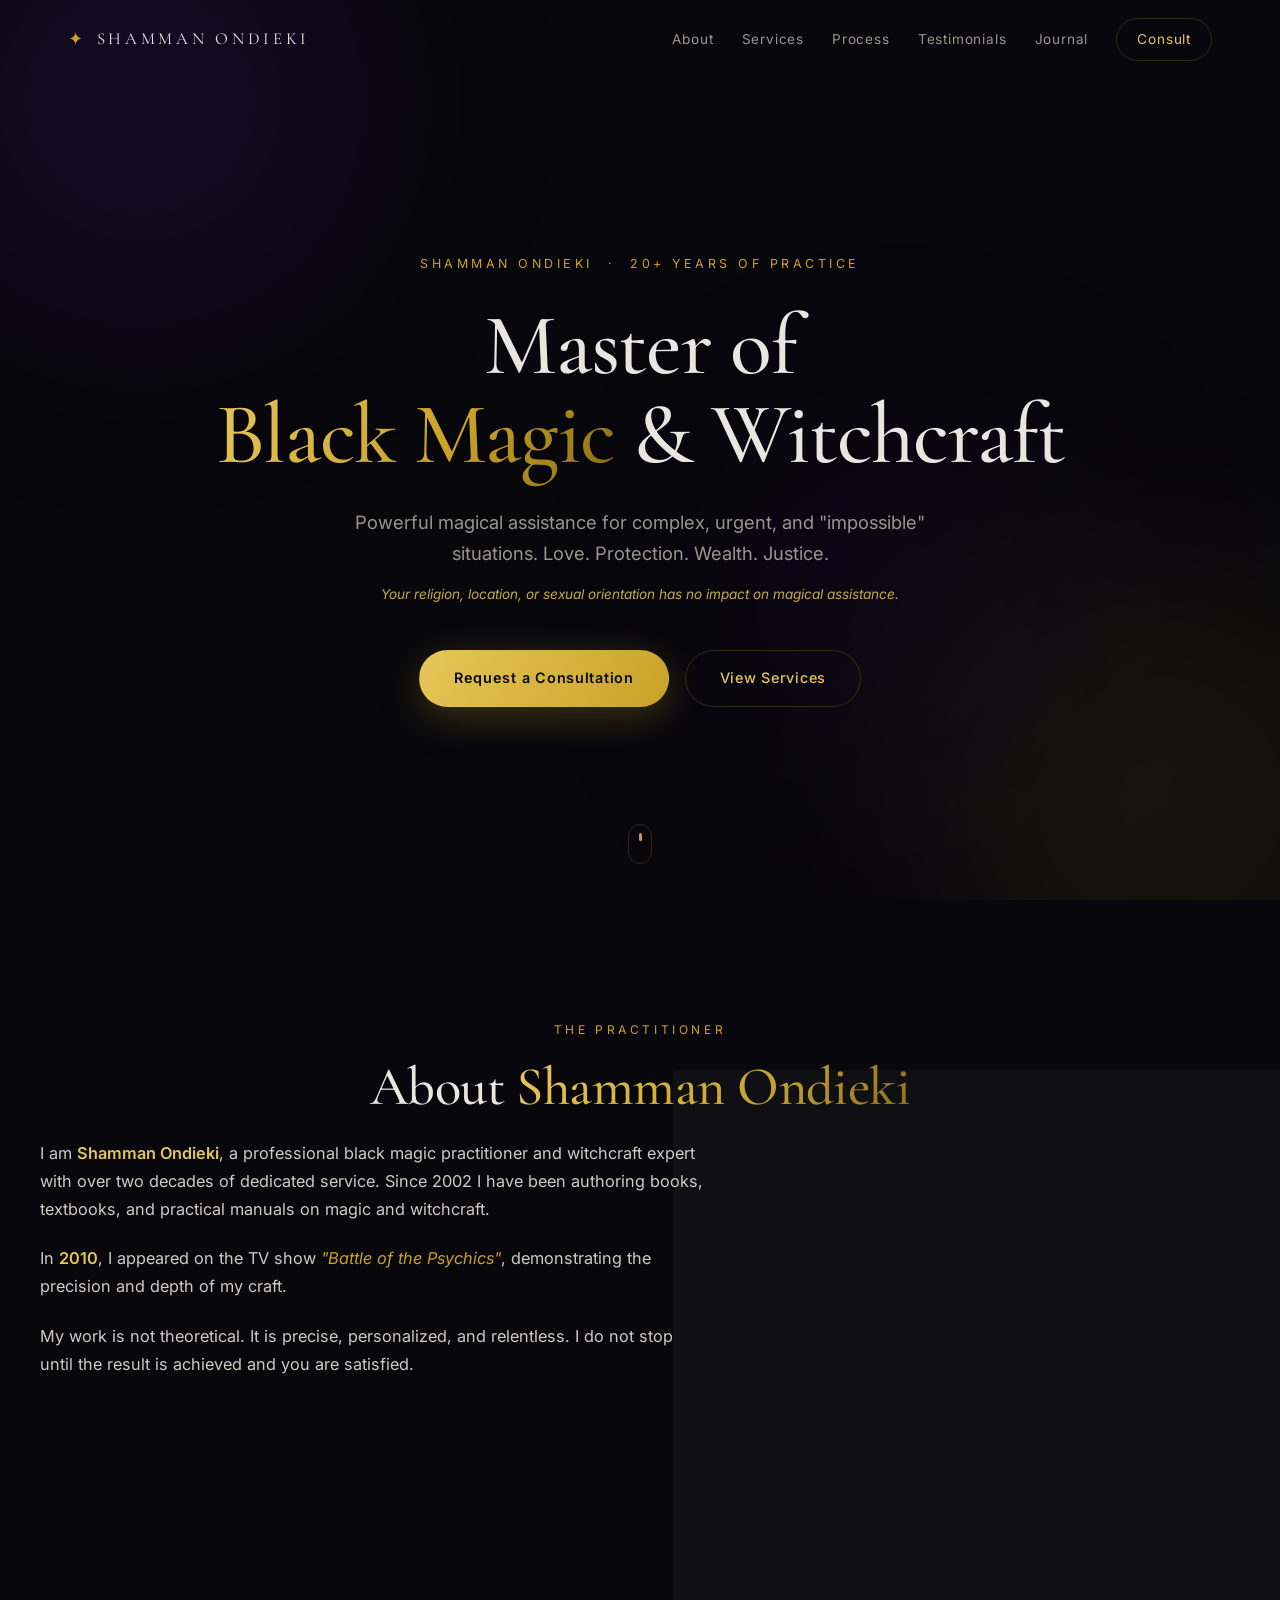
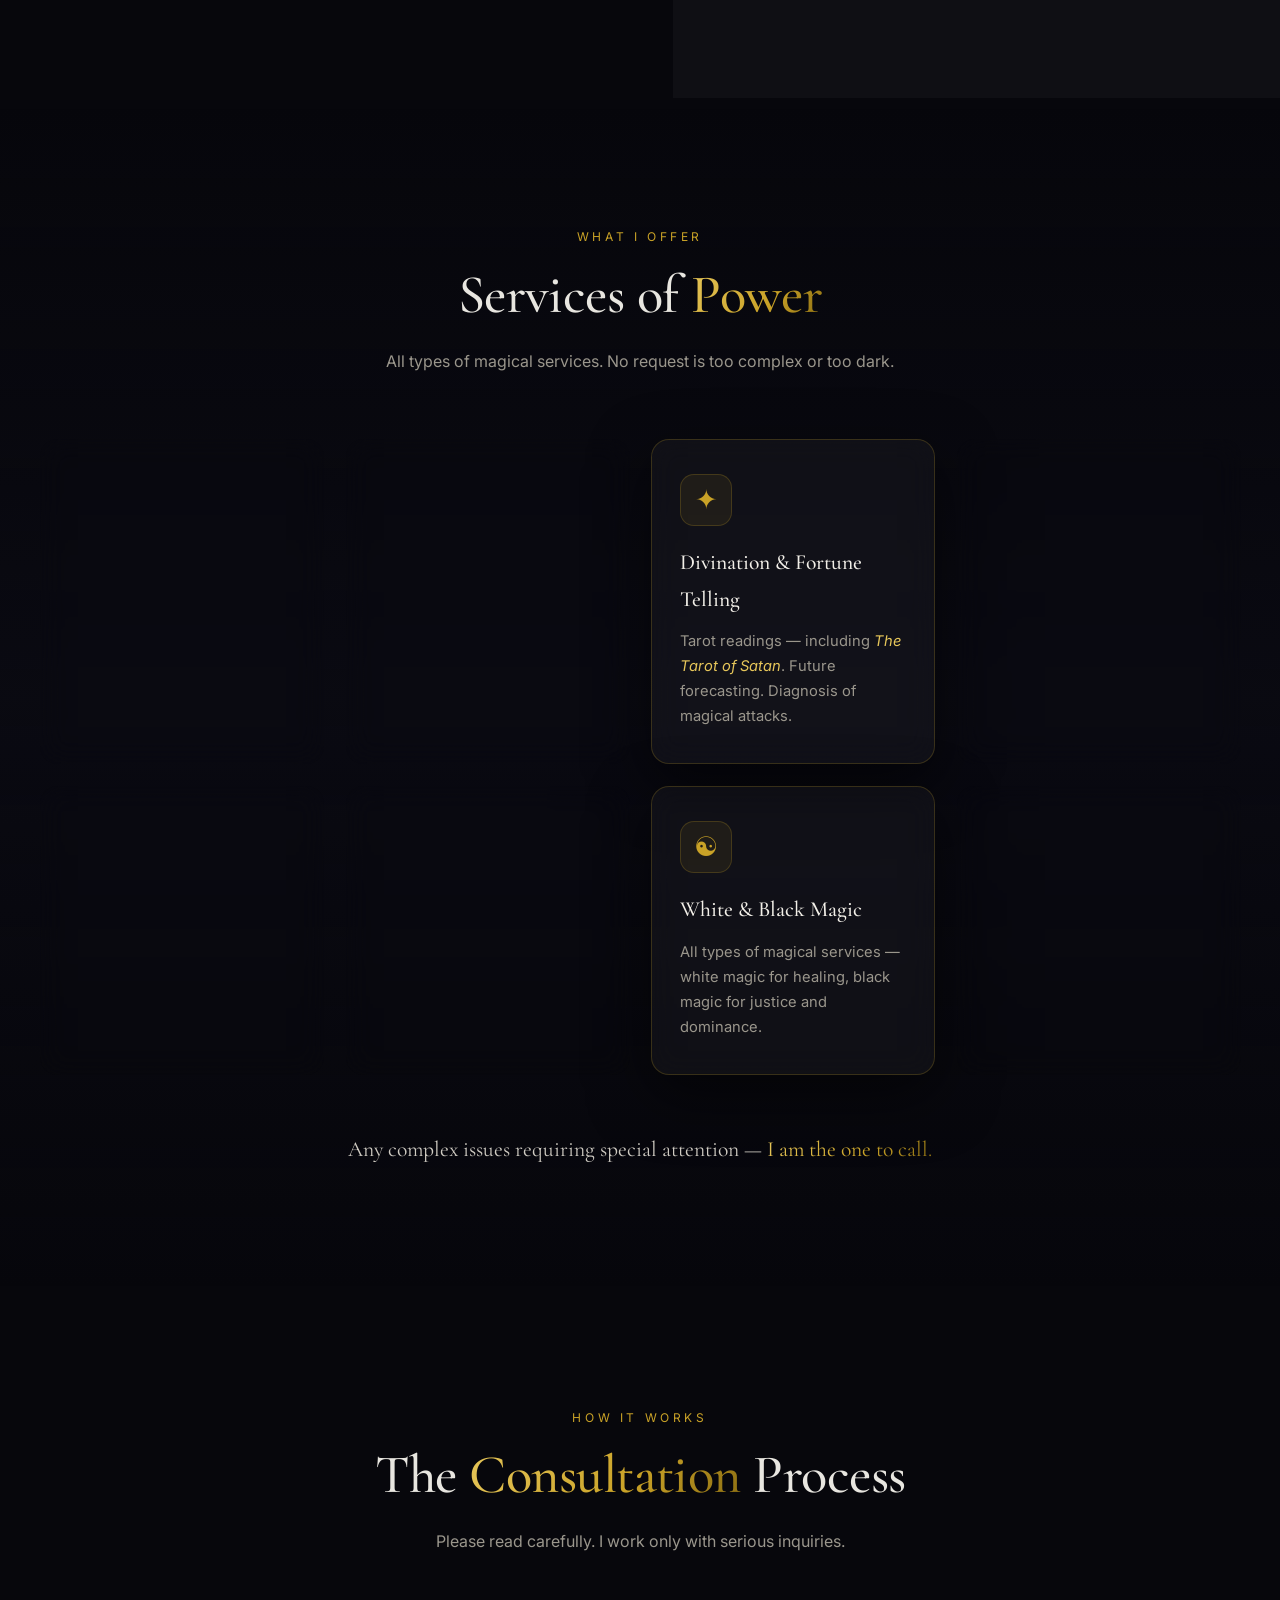
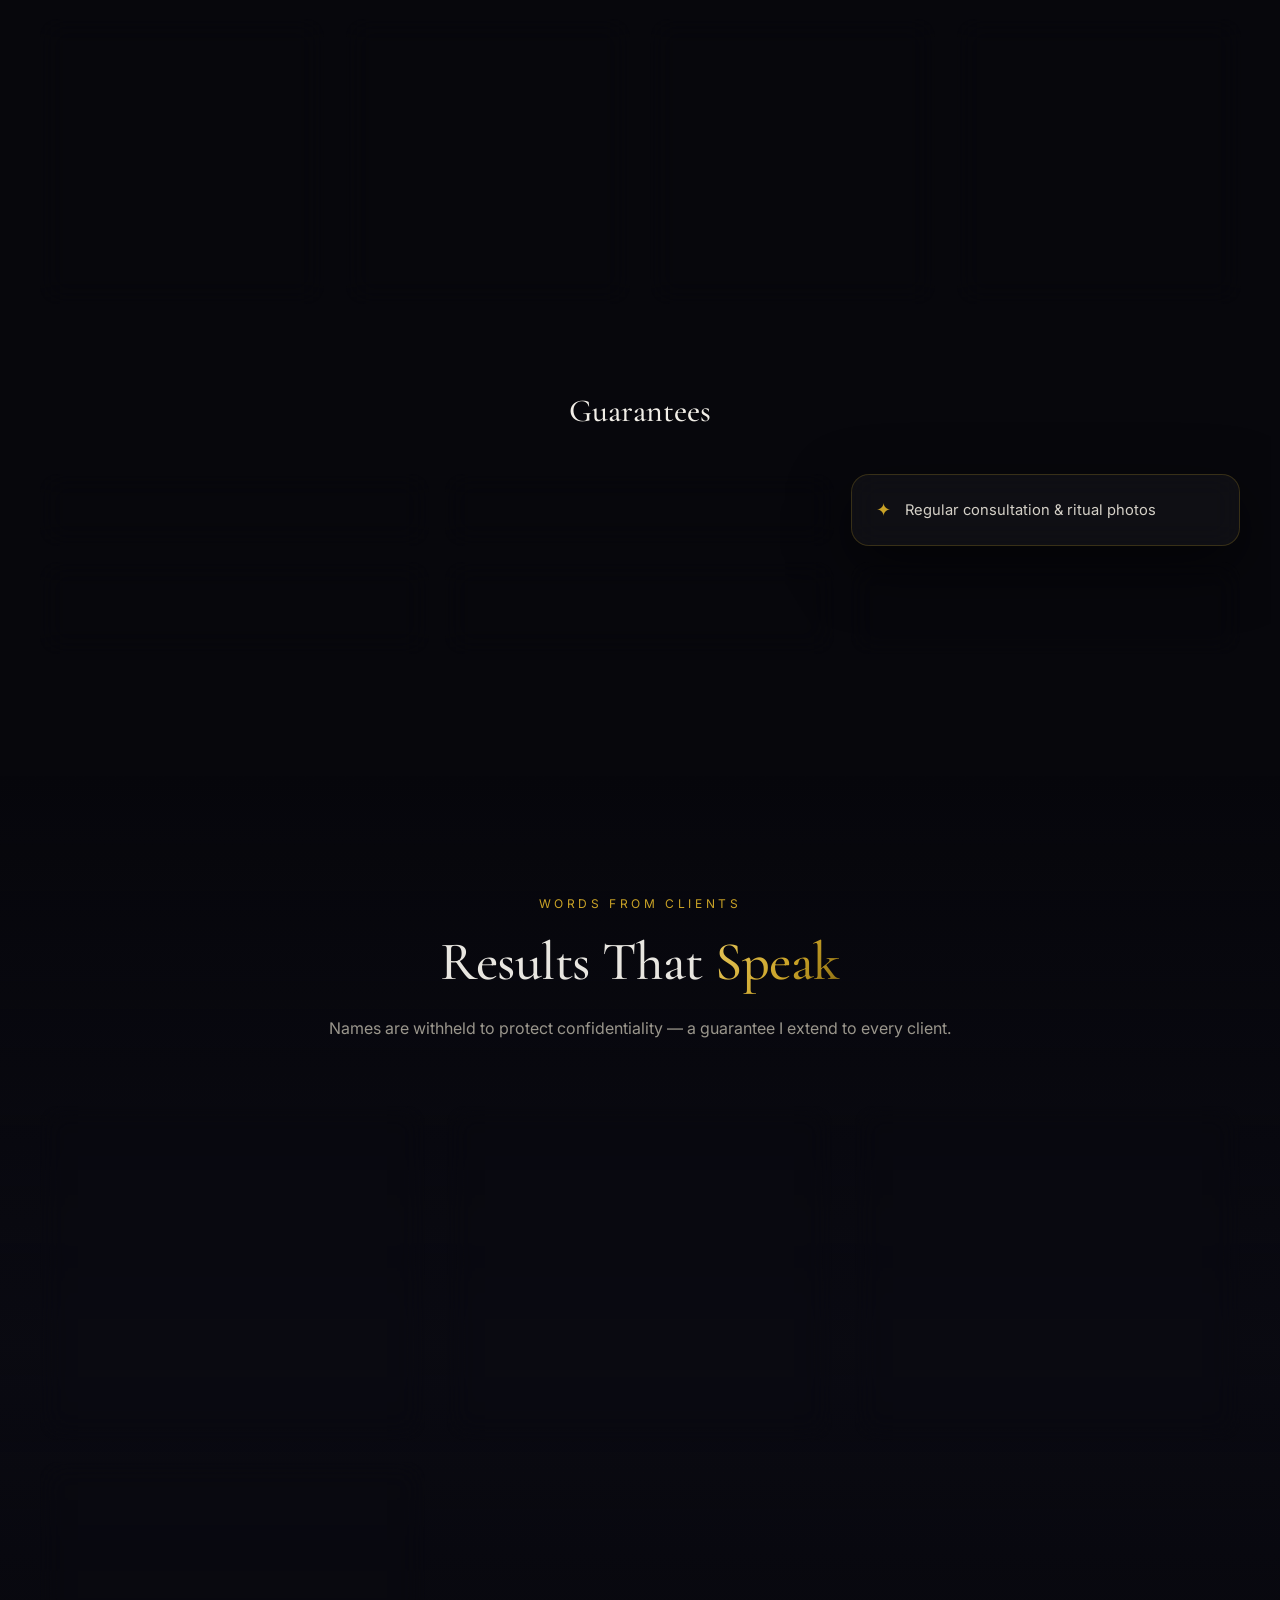
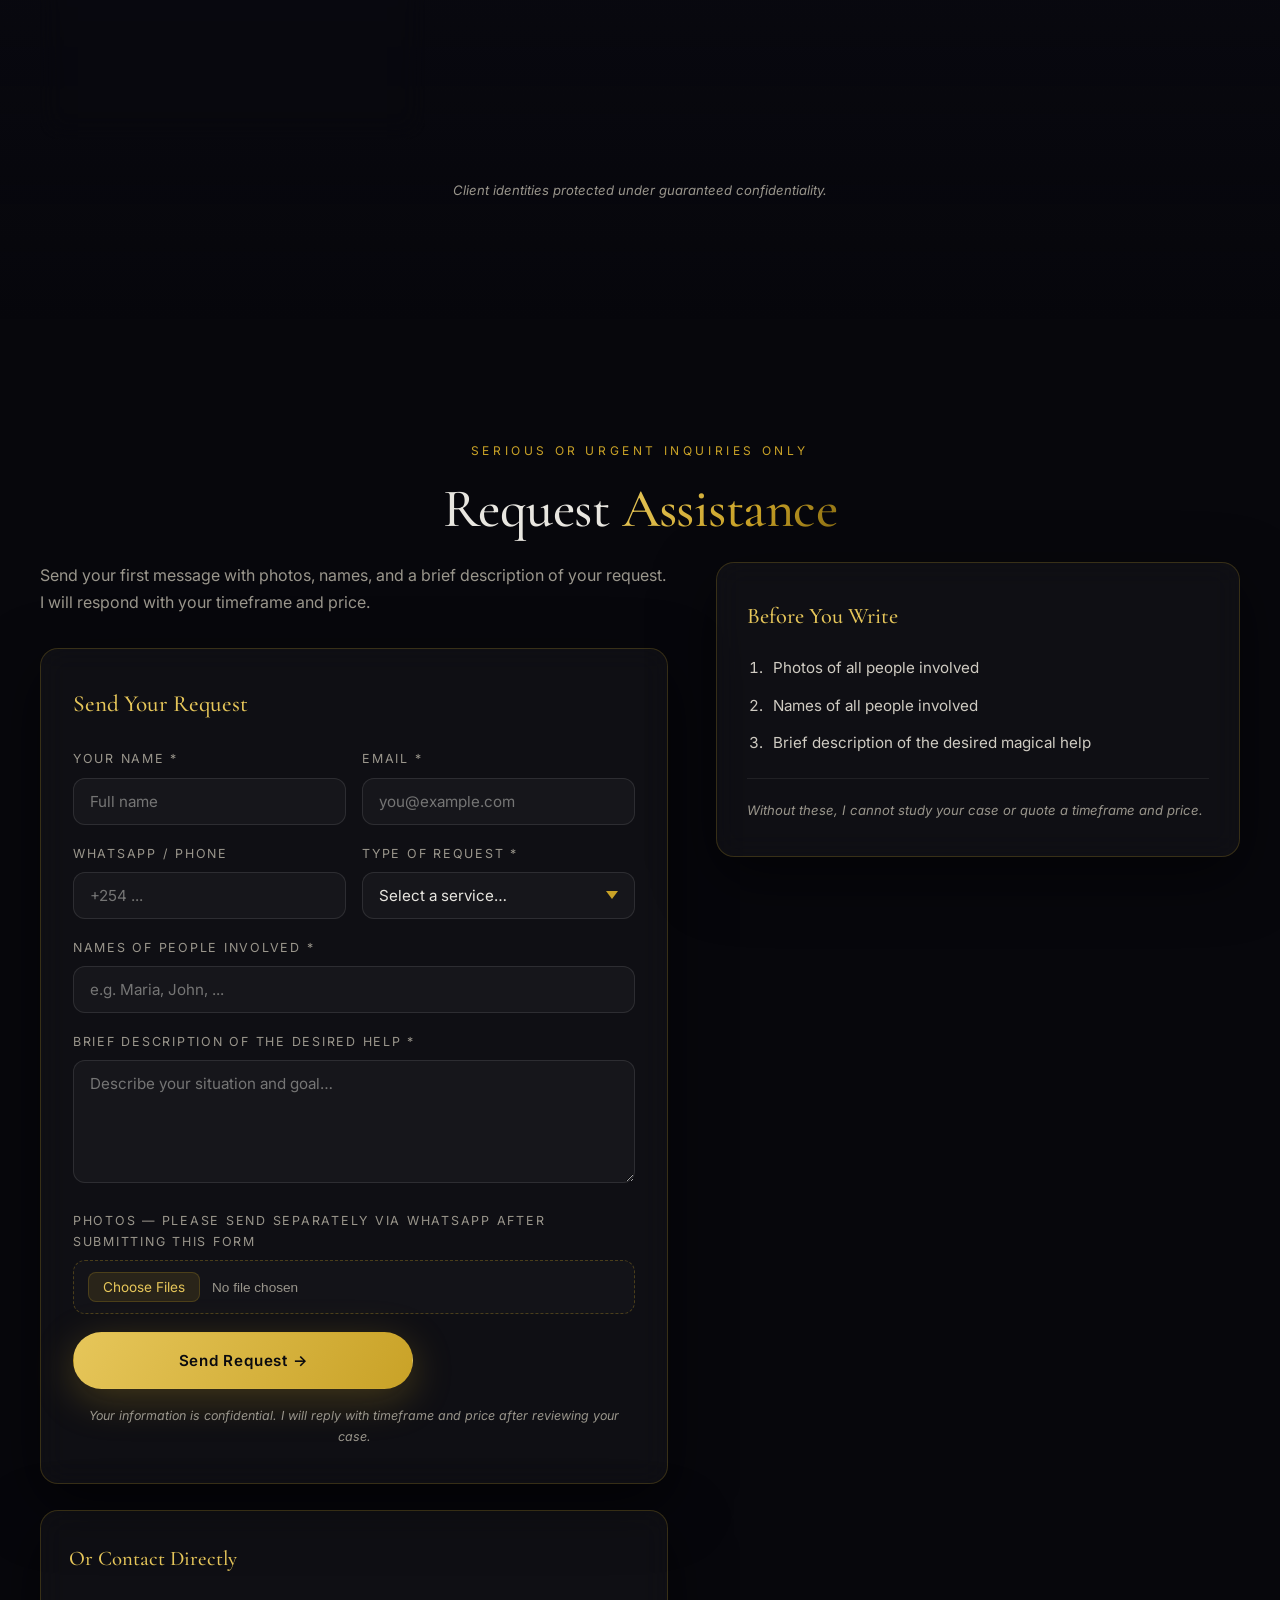
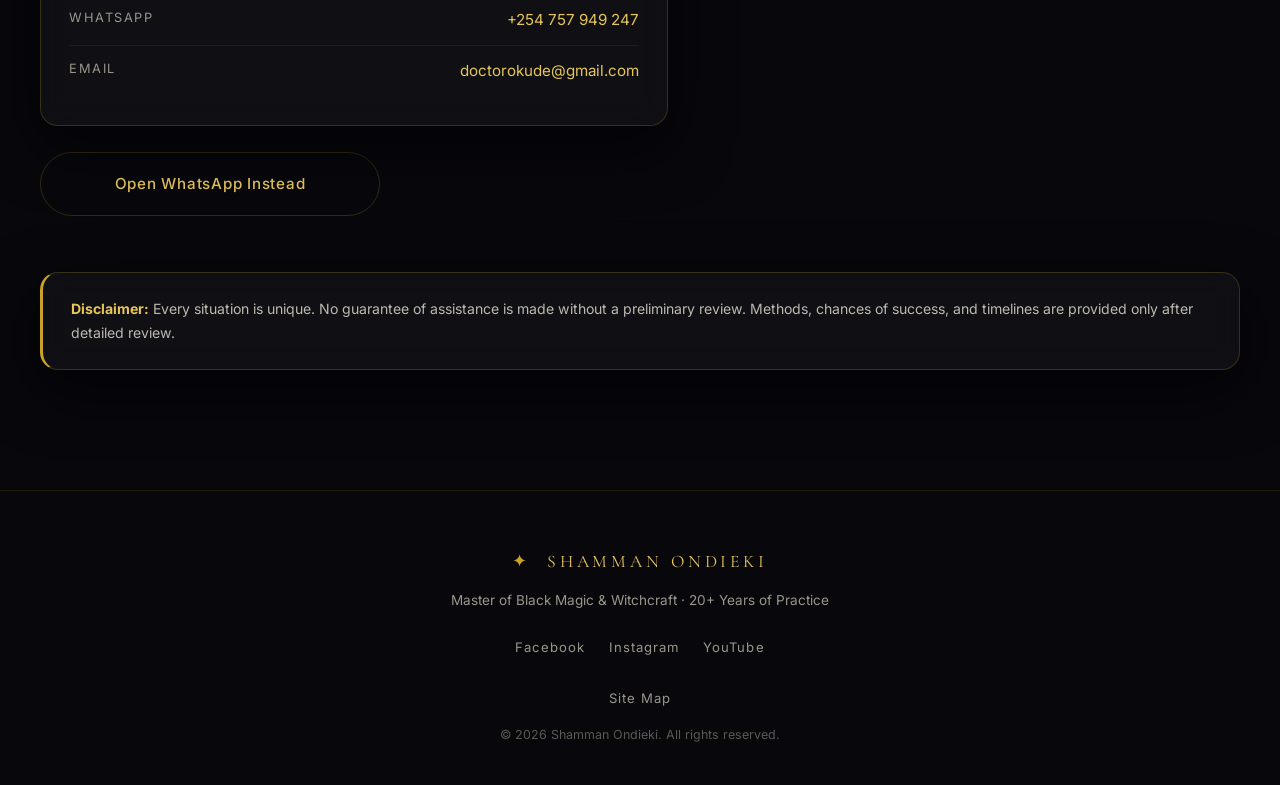
<file: index.html>
<!DOCTYPE html>
<html lang="en">
<head>
<meta charset="UTF-8" />
<meta name="viewport" content="width=device-width, initial-scale=1.0" />
<meta name="description" content="Shamman Ondieki — Master of Black Magic & Witchcraft. Love, protection, wealth, and complex magical assistance. 20+ years of practice." />
<title>Shamman Ondieki — Master of Black Magic & Witchcraft</title>
<link rel="icon" href="data:image/svg+xml,<svg xmlns='http://www.w3.org/2000/svg' viewBox='0 0 100 100'><text y='.9em' font-size='90'>✦</text></svg>">
<link rel="preconnect" href="https://fonts.googleapis.com">
<link rel="preconnect" href="https://fonts.gstatic.com" crossorigin>
<link href="https://fonts.googleapis.com/css2?family=Cormorant+Garamond:wght@400;500;600;700&family=Inter:wght@300;400;500;600&display=swap" rel="stylesheet">
<link rel="stylesheet" href="style.css" />
</head>
<body>

<div class="bg-orbs" aria-hidden="true">
  <span class="orb orb-1"></span>
  <span class="orb orb-2"></span>
  <span class="orb orb-3"></span>
</div>

<header class="nav" id="nav">
  <div class="nav-inner">
    <a href="#hero" class="brand">
      <span class="brand-mark">✦</span>
      <span class="brand-name">SHAMMAN ONDIEKI</span>
    </a>
    <nav class="nav-links" aria-label="Primary">
      <a href="#about">About</a>
      <a href="#services">Services</a>
      <a href="#process">Process</a>
      <a href="#testimonials">Testimonials</a>
      <a href="blog.html">Journal</a>
      <a href="#contact" class="nav-cta">Consult</a>
    </nav>
    <button class="menu-toggle" aria-label="Menu" id="menuToggle">
      <span></span><span></span><span></span>
    </button>
  </div>
</header>

<section class="hero" id="hero">
  <div class="hero-inner">
    <p class="eyebrow">Shamman Ondieki &nbsp;·&nbsp; 20+ Years of Practice</p>
    <h1 class="hero-title">
      Master of<br/>
      <span class="gold">Black Magic</span> &amp; Witchcraft
    </h1>
    <p class="hero-sub">
      Powerful magical assistance for complex, urgent, and "impossible" situations.
      Love. Protection. Wealth. Justice.
    </p>
    <p class="hero-note">
      Your religion, location, or sexual orientation has no impact on magical assistance.
    </p>
    <div class="hero-actions">
      <a href="#contact" class="btn btn-primary">Request a Consultation</a>
      <a href="#services" class="btn btn-ghost">View Services</a>
    </div>
  </div>
  <div class="scroll-indicator" aria-hidden="true"><span></span></div>
</section>

<section class="section" id="about">
  <div class="section-inner">
    <p class="section-eyebrow">The Practitioner</p>
    <h2 class="section-title">About <span class="gold">Shamman Ondieki</span></h2>

    <div class="about-grid">
      <div class="about-text">
        <p>
          I am <strong>Shamman Ondieki</strong>, a professional black magic
          practitioner and witchcraft expert with over two decades of dedicated
          service. Since 2002 I have been authoring books, textbooks, and
          practical manuals on magic and witchcraft.
        </p>
        <p>
          In <strong>2010</strong>, I appeared on the TV show
          <em>"Battle of the Psychics"</em>, demonstrating the precision and depth
          of my craft.
        </p>
        <p>
          My work is not theoretical. It is precise, personalized, and relentless.
          I do not stop until the result is achieved and you are satisfied.
        </p>
      </div>

      <aside class="about-card glass">
        <h3>Credentials</h3>
        <ul>
          <li><span>✦</span> Author — books &amp; manuals (2002–present)</li>
          <li><span>✦</span> TV — "Battle of the Psychics" (2010)</li>
          <li><span>✦</span> Creator — <em>The Tarot of Satan</em></li>
          <li><span>✦</span> Creator — <em>The Dark Baptism</em> ritual</li>
          <li><span>✦</span> Creator — <em>The Call for Ancestral Assistance</em></li>
        </ul>
        <div class="socials">
          <a href="#" aria-label="Facebook">Facebook</a>
          <a href="#" aria-label="Instagram">Instagram</a>
          <a href="#" aria-label="YouTube">YouTube</a>
        </div>
      </aside>
    </div>
  </div>
</section>

<section class="section section-alt" id="services">
  <div class="section-inner">
    <p class="section-eyebrow">What I Offer</p>
    <h2 class="section-title">Services of <span class="gold">Power</span></h2>
    <p class="section-lead">
      All types of magical services. No request is too complex or too dark.
    </p>

    <div class="services-grid">
      <article class="service-card glass">
        <div class="service-icon">❤</div>
        <h3>Love Magic</h3>
        <p>Love spells to create or break relationships. Return of a loved one. Binding or separation rituals.</p>
      </article>
      <article class="service-card glass">
        <div class="service-icon">🛡</div>
        <h3>Protective Magic</h3>
        <p>Protection for people, vehicles, property, business, finances. Removal of negative magical influence.</p>
      </article>
      <article class="service-card glass">
        <div class="service-icon">✦</div>
        <h3>Divination &amp; Fortune Telling</h3>
        <p>Tarot readings — including <em>The Tarot of Satan</em>. Future forecasting. Diagnosis of magical attacks.</p>
      </article>
      <article class="service-card glass">
        <div class="service-icon">◈</div>
        <h3>Talismans &amp; Amulets</h3>
        <p>Crafted and consecrated individually for love, luck, protection, money, or health.</p>
      </article>
      <article class="service-card glass">
        <div class="service-icon">❖</div>
        <h3>Business Assistance</h3>
        <p>From consultation to full support, including help with sales. Removing blockages and attracting opportunities.</p>
      </article>
      <article class="service-card glass">
        <div class="service-icon">₹</div>
        <h3>Money Magic</h3>
        <p>Rituals to attract and preserve wealth. Removing financial blockages. Debt elimination and prosperity.</p>
      </article>
      <article class="service-card glass">
        <div class="service-icon">☯</div>
        <h3>White &amp; Black Magic</h3>
        <p>All types of magical services — white magic for healing, black magic for justice and dominance.</p>
      </article>
      <article class="service-card glass">
        <div class="service-icon">☾</div>
        <h3>Witchcraft &amp; Voodoo</h3>
        <p>Traditional witchcraft, voodoo rituals, ancestral work, binding and banishing.</p>
      </article>
    </div>

    <p class="services-foot">
      Any complex issues requiring special attention — <span class="gold">I am the one to call.</span>
    </p>
  </div>
</section>

<section class="section" id="process">
  <div class="section-inner">
    <p class="section-eyebrow">How It Works</p>
    <h2 class="section-title">The <span class="gold">Consultation</span> Process</h2>
    <p class="section-lead">Please read carefully. I work only with serious inquiries.</p>

    <div class="process-grid">
      <div class="step glass">
        <div class="step-num">01</div>
        <h3>First Message</h3>
        <p>Attach <strong>photos</strong> and <strong>names</strong> of all people involved, plus a brief description of the desired magical help.</p>
      </div>
      <div class="step glass">
        <div class="step-num">02</div>
        <h3>Case Study</h3>
        <p>Only after receiving photos, names, and the request purpose can I study your case.</p>
      </div>
      <div class="step glass">
        <div class="step-num">03</div>
        <h3>Timeframe &amp; Price</h3>
        <p>I will inform you of the exact timeframe (average 3–7 days) and the single agreed price.</p>
      </div>
      <div class="step glass">
        <div class="step-num">04</div>
        <h3>Until You're Satisfied</h3>
        <p>Regular consultation throughout. Photos after each ritual. Work continues until full results and your confirmation.</p>
      </div>
    </div>

    <h3 class="guarantees-title">Guarantees</h3>
    <div class="guarantees">
      <div class="badge glass"><span>✦</span> No barriers — religion, location, orientation</div>
      <div class="badge glass"><span>✦</span> Single agreed full amount — no hidden fees</div>
      <div class="badge glass"><span>✦</span> Regular consultation &amp; ritual photos</div>
      <div class="badge glass"><span>✦</span> Work continues until you confirm satisfaction</div>
      <div class="badge glass"><span>✦</span> Confidentiality guaranteed at all stages</div>
      <div class="badge glass"><span>✦</span> Concealable from fortune tellers &amp; psychics</div>
    </div>
  </div>
</section>

<section class="section section-alt" id="testimonials">
  <div class="section-inner">
    <p class="section-eyebrow">Words From Clients</p>
    <h2 class="section-title">Results That <span class="gold">Speak</span></h2>
    <p class="section-lead">
      Names are withheld to protect confidentiality — a guarantee I extend to every client.
    </p>

    <div class="testimonials-grid">
      <figure class="testimonial glass">
        <blockquote>
          "I came with a situation three other practitioners refused to touch.
          Ondieki studied my case for two days, gave me a clear timeframe, and
          delivered. Photos after every ritual. The result was undeniable."
        </blockquote>
        <figcaption>
          <span class="t-avatar">M.</span>
          <span class="t-meta">
            <strong>M. K.</strong>
            <em>Return of a loved one · Europe</em>
          </span>
        </figcaption>
      </figure>

      <figure class="testimonial glass">
        <blockquote>
          "My business had been bleeding for eight months. Six weeks after the
          protective work began, two deals closed that I had chased for a year.
          No hidden fees, exactly as promised."
        </blockquote>
        <figcaption>
          <span class="t-avatar">R.</span>
          <span class="t-meta">
            <strong>R. A.</strong>
            <em>Business protection · Middle East</em>
          </span>
        </figcaption>
      </figure>

      <figure class="testimonial glass">
        <blockquote>
          "I was skeptical — I am a scientist by training. But my case was
          handled with precision, discretion, and total privacy. Even the
          fortune teller in my town noticed nothing. That alone earned my trust."
        </blockquote>
        <figcaption>
          <span class="t-avatar">D.</span>
          <span class="t-meta">
            <strong>D. L.</strong>
            <em>Confidential work · North America</em>
          </span>
        </figcaption>
      </figure>

      <figure class="testimonial glass">
        <blockquote>
          "The talisman he crafted for me has been with me for two years.
          Consecrated individually, as he said. I have not had a single
          serious problem since."
        </blockquote>
        <figcaption>
          <span class="t-avatar">A.</span>
          <span class="t-meta">
            <strong>A. S.</strong>
            <em>Talisman · Africa</em>
          </span>
        </figcaption>
      </figure>
    </div>

    <p class="testimonials-foot">
      Client identities protected under guaranteed confidentiality.
    </p>
  </div>
</section>

<section class="section" id="contact">
  <div class="section-inner">
    <p class="section-eyebrow">Serious or Urgent Inquiries Only</p>
    <h2 class="section-title">Request <span class="gold">Assistance</span></h2>

    <div class="contact-grid">
      <div class="contact-info">
        <p class="section-lead">
          Send your first message with photos, names, and a brief description
          of your request. I will respond with your timeframe and price.
        </p>

        <form
          class="contact-form glass"
          id="requestForm"
          action="https://formspree.io/f/mljdkqjq"
          method="POST"
        >
          <h3>Send Your Request</h3>

          <div class="form-row">
            <label>
              <span>Your Name *</span>
              <input type="text" name="name" required placeholder="Full name" />
            </label>
            <label>
              <span>Email *</span>
              <input type="email" name="email" required placeholder="you@example.com" />
            </label>
          </div>

          <div class="form-row">
            <label>
              <span>WhatsApp / Phone</span>
              <input type="tel" name="phone" placeholder="+254 ..." />
            </label>
            <label>
              <span>Type of Request *</span>
              <select name="service" required>
                <option value="">Select a service…</option>
                <option>Love Magic</option>
                <option>Protective Magic</option>
                <option>Divination &amp; Fortune Telling</option>
                <option>Talismans &amp; Amulets</option>
                <option>Business Assistance</option>
                <option>Money Magic</option>
                <option>White &amp; Black Magic</option>
                <option>Witchcraft &amp; Voodoo</option>
                <option>Complex / Other</option>
              </select>
            </label>
          </div>

          <label>
            <span>Names of people involved *</span>
            <input type="text" name="names" required placeholder="e.g. Maria, John, ..." />
          </label>

          <label>
            <span>Brief description of the desired help *</span>
            <textarea name="message" rows="5" required placeholder="Describe your situation and goal…"></textarea>
          </label>

          <label class="form-file">
            <span>Photos — please send separately via WhatsApp after submitting this form</span>
            <input type="file" name="photos" accept="image/*" multiple disabled />
          </label>

          <button type="submit" class="btn btn-primary btn-lg">Send Request →</button>

          <p class="form-note">
            Your information is confidential. I will reply with timeframe and price after reviewing your case.
          </p>
        </form>

        <div class="contact-block glass">
          <h3>Or Contact Directly</h3>
          <p class="contact-line"><span>WhatsApp</span> <a href="https://wa.me/254757949247" target="_blank" rel="noopener">+254 757 949 247</a></p>
          <p class="contact-line"><span>Email</span> <a href="mailto:doctorokude@gmail.com">doctorokude@gmail.com</a></p>
        </div>

        <a class="btn btn-ghost btn-lg" href="https://wa.me/254757949247?text=Hello%20Doctor%20Shamman%20Ondieki%2C%20I%20would%20like%20to%20request%20a%20consultation." target="_blank" rel="noopener">
          Open WhatsApp Instead
        </a>
      </div>

      <aside class="contact-checklist glass">
        <h3>Before You Write</h3>
        <ol>
          <li>Photos of all people involved</li>
          <li>Names of all people involved</li>
          <li>Brief description of the desired magical help</li>
        </ol>
        <p class="checklist-foot">
          Without these, I cannot study your case or quote a timeframe and price.
        </p>
      </aside>
    </div>

    <div class="disclaimer glass">
      <strong>Disclaimer:</strong> Every situation is unique. No guarantee of
      assistance is made without a preliminary review. Methods, chances of
      success, and timelines are provided only after detailed review.
    </div>
  </div>
</section>

<footer class="footer">
  <div class="footer-inner">
    <div class="footer-brand">
      <span class="brand-mark">✦</span> SHAMMAN ONDIEKI
    </div>
    <p class="footer-tag">Master of Black Magic &amp; Witchcraft · 20+ Years of Practice</p>
    <div class="footer-socials">
      <a href="#" aria-label="Facebook">Facebook</a>
      <a href="#" aria-label="Instagram">Instagram</a>
      <a href="#" aria-label="YouTube">YouTube</a>
    </div>
    <p class="footer-links">
  <a href="sitemap.html">Site Map</a>
</p>
<p class="footer-copy">© <span id="year"></span> Shamman Ondieki. All rights reserved.</p>
  </div>
</footer>

<script>
  // Smooth scroll offset for fixed nav
  document.querySelectorAll('a[href^="#"]').forEach(a => {
    a.addEventListener('click', e => {
      const id = a.getAttribute('href');
      if (id.length > 1) {
        e.preventDefault();
        const el = document.querySelector(id);
        if (el) {
          const y = el.getBoundingClientRect().top + window.scrollY - 70;
          window.scrollTo({ top: y, behavior: 'smooth' });
          document.getElementById('nav').classList.remove('open');
        }
      }
    });
  });

  // Mobile menu
  const menuToggle = document.getElementById('menuToggle');
  const nav = document.getElementById('nav');
  menuToggle.addEventListener('click', () => nav.classList.toggle('open'));

  // Nav scroll state
  window.addEventListener('scroll', () => {
    nav.classList.toggle('scrolled', window.scrollY > 40);
  });

  // Reveal on scroll
  const io = new IntersectionObserver(entries => {
    entries.forEach(en => {
      if (en.isIntersecting) {
        en.target.classList.add('visible');
        io.unobserve(en.target);
      }
    });
  }, { threshold: 0.12 });
  document.querySelectorAll('.section-inner > *, .service-card, .step, .badge, .about-card, .contact-block, .contact-checklist, .disclaimer, .testimonial, .post-card, .blog-cta')
    .forEach(el => { el.classList.add('reveal'); io.observe(el); });

  // Year
  document.getElementById('year').textContent = new Date().getFullYear();

  // Formspree inline submission (no redirect)
  const form = document.getElementById('requestForm');
  if (form) {
    form.addEventListener('submit', async (e) => {
      e.preventDefault();
      const data = new FormData(form);
      const btn = form.querySelector('button[type="submit"]');
      const originalText = btn.textContent;
      btn.textContent = 'Sending…';
      btn.disabled = true;

      try {
        const res = await fetch(form.action, {
          method: 'POST',
          body: data,
          headers: { 'Accept': 'application/json' }
        });
        if (res.ok) {
          form.innerHTML = `
            <div style="text-align:center;padding:40px 20px;">
              <div style="font-size:2.5rem;color:#c9a227;margin-bottom:16px;">✦</div>
              <h3 style="font-family:'Cormorant Garamond',serif;font-size:1.8rem;color:#e6c65a;margin-bottom:12px;">
                Request Received
              </h3>
              <p style="color:#9a968c;font-size:.95rem;line-height:1.7;">
                I will review your case and respond with timeframe and price.<br/>
                For urgent matters, message me on WhatsApp.
              </p>
              <a href="https://wa.me/254757949247?text=Hello%20Doctor%20Shamman%20Ondieki%2C%20I%20just%20submitted%20a%20request%20via%20your%20website." target="_blank" rel="noopener"
                 style="display:inline-block;margin-top:24px;padding:12px 28px;
                        background:linear-gradient(120deg,#e6c65a,#c9a227);
                        color:#0a0a0f;font-weight:600;border-radius:999px;
                        text-decoration:none;font-size:.9rem;">
                Open WhatsApp →
              </a>
            </div>
          `;
        } else {
          btn.textContent = originalText;
          btn.disabled = false;
          alert('Something went wrong. Please try WhatsApp instead.');
        }
      } catch (err) {
        btn.textContent = originalText;
        btn.disabled = false;
        alert('Network error. Please try WhatsApp instead.');
      }
    });
  }
</script>
</body>
</html>
</file>
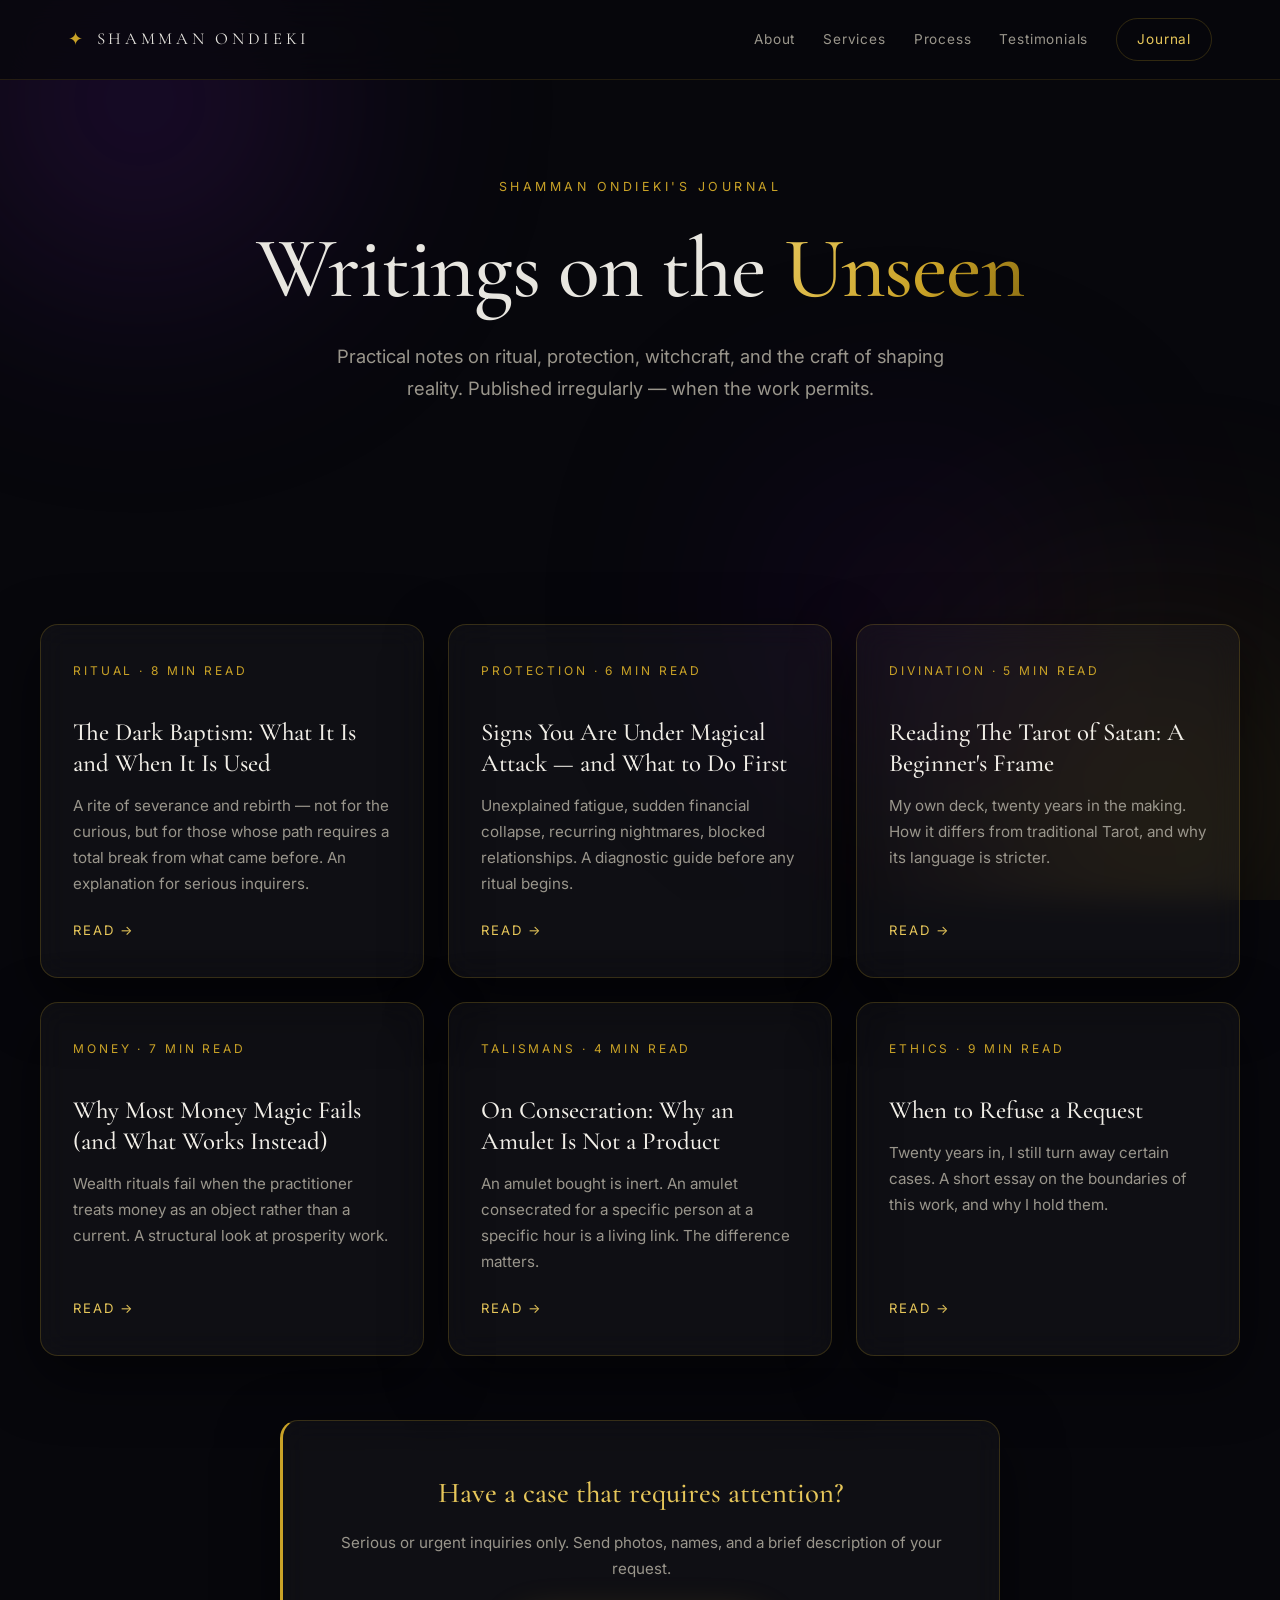
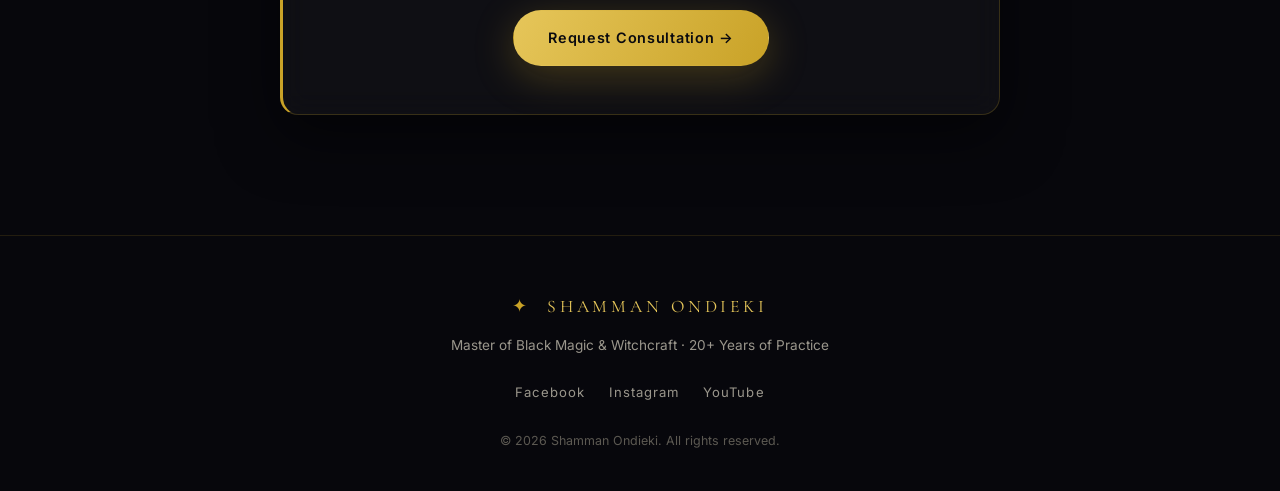
<file: blog.html>
<!DOCTYPE html>
<html lang="en">
<head>
<meta charset="UTF-8" />
<meta name="viewport" content="width=device-width, initial-scale=1.0" />
<meta name="description" content="Shamman Ondieki's Journal — practical writings on magic, witchcraft, ritual, protection, and the unseen." />
<title>Journal — Shamman Ondieki</title>
<link rel="icon" href="data:image/svg+xml,<svg xmlns='http://www.w3.org/2000/svg' viewBox='0 0 100 100'><text y='.9em' font-size='90'>✦</text></svg>">
<link rel="preconnect" href="https://fonts.googleapis.com">
<link rel="preconnect" href="https://fonts.gstatic.com" crossorigin>
<link href="https://fonts.googleapis.com/css2?family=Cormorant+Garamond:wght@400;500;600;700&family=Inter:wght@300;400;500;600&display=swap" rel="stylesheet">
<link rel="stylesheet" href="style.css" />
</head>
<body>

<div class="bg-orbs" aria-hidden="true">
  <span class="orb orb-1"></span>
  <span class="orb orb-2"></span>
  <span class="orb orb-3"></span>
</div>

<header class="nav scrolled" id="nav">
  <div class="nav-inner">
    <a href="index.html" class="brand">
      <span class="brand-mark">✦</span>
      <span class="brand-name">SHAMMAN ONDIEKI</span>
    </a>
    <nav class="nav-links">
      <a href="index.html#about">About</a>
      <a href="index.html#services">Services</a>
      <a href="index.html#process">Process</a>
      <a href="index.html#testimonials">Testimonials</a>
      <a href="blog.html" class="nav-cta">Journal</a>
    </nav>
    <button class="menu-toggle" aria-label="Menu" id="menuToggle">
      <span></span><span></span><span></span>
    </button>
  </div>
</header>

<section class="hero hero-compact">
  <div class="hero-inner">
    <p class="eyebrow">Shamman Ondieki's Journal</p>
    <h1 class="hero-title">Writings on the <span class="gold">Unseen</span></h1>
    <p class="hero-sub">
      Practical notes on ritual, protection, witchcraft, and the craft of
      shaping reality. Published irregularly — when the work permits.
    </p>
  </div>
</section>

<section class="section">
  <div class="section-inner">
    <div class="blog-grid">

      <article class="post-card glass">
        <p class="post-meta">Ritual · 8 min read</p>
        <h2><a href="post.html">The Dark Baptism: What It Is and When It Is Used</a></h2>
        <p class="post-excerpt">
          A rite of severance and rebirth — not for the curious, but for those
          whose path requires a total break from what came before. An
          explanation for serious inquirers.
        </p>
        <a href="post.html" class="post-link">Read →</a>
      </article>

      <article class="post-card glass">
        <p class="post-meta">Protection · 6 min read</p>
        <h2><a href="post-attack.html">Signs You Are Under Magical Attack — and What to Do First</a></h2>
        <p class="post-excerpt">
          Unexplained fatigue, sudden financial collapse, recurring nightmares,
          blocked relationships. A diagnostic guide before any ritual begins.
        </p>
        <a href="post-attack.html" class="post-link">Read →</a>
      </article>

      <article class="post-card glass">
        <p class="post-meta">Divination · 5 min read</p>
        <h2><a href="post-tarot.html">Reading The Tarot of Satan: A Beginner's Frame</a></h2>
        <p class="post-excerpt">
          My own deck, twenty years in the making. How it differs from
          traditional Tarot, and why its language is stricter.
        </p>
        <a href="post-tarot.html" class="post-link">Read →</a>
      </article>

      <article class="post-card glass">
        <p class="post-meta">Money · 7 min read</p>
        <h2><a href="post-money.html">Why Most Money Magic Fails (and What Works Instead)</a></h2>
        <p class="post-excerpt">
          Wealth rituals fail when the practitioner treats money as an object
          rather than a current. A structural look at prosperity work.
        </p>
        <a href="post-money.html" class="post-link">Read →</a>
      </article>

      <article class="post-card glass">
        <p class="post-meta">Talismans · 4 min read</p>
        <h2><a href="post-consecration.html">On Consecration: Why an Amulet Is Not a Product</a></h2>
        <p class="post-excerpt">
          An amulet bought is inert. An amulet consecrated for a specific
          person at a specific hour is a living link. The difference matters.
        </p>
        <a href="post-consecration.html" class="post-link">Read →</a>
      </article>

      <article class="post-card glass">
        <p class="post-meta">Ethics · 9 min read</p>
        <h2><a href="post-refuse.html">When to Refuse a Request</a></h2>
        <p class="post-excerpt">
          Twenty years in, I still turn away certain cases. A short essay on
          the boundaries of this work, and why I hold them.
        </p>
        <a href="post-refuse.html" class="post-link">Read →</a>
      </article>

    </div>

    <div class="blog-cta glass">
      <h3>Have a case that requires attention?</h3>
      <p>Serious or urgent inquiries only. Send photos, names, and a brief description of your request.</p>
      <a class="btn btn-primary" href="https://wa.me/254757949247?text=Hello%20Doctor%20Shamman%20Ondieki%2C%20I%20would%20like%20to%20request%20a%20consultation." target="_blank" rel="noopener">Request Consultation →</a>
    </div>
  </div>
</section>

<footer class="footer">
  <div class="footer-inner">
    <div class="footer-brand"><span class="brand-mark">✦</span> SHAMMAN ONDIEKI</div>
    <p class="footer-tag">Master of Black Magic &amp; Witchcraft · 20+ Years of Practice</p>
    <div class="footer-socials">
      <a href="#" aria-label="Facebook">Facebook</a>
      <a href="#" aria-label="Instagram">Instagram</a>
      <a href="#" aria-label="YouTube">YouTube</a>
    </div>
    <p class="footer-copy">© <span id="year"></span> Shamman Ondieki. All rights reserved.</p>
  </div>
</footer>

<script>
  const menuToggle = document.getElementById('menuToggle');
  const nav = document.getElementById('nav');
  menuToggle.addEventListener('click', () => nav.classList.toggle('open'));
  document.getElementById('year').textContent = new Date().getFullYear();

  const io = new IntersectionObserver(entries => {
    entries.forEach(en => {
      if (en.isIntersecting) { en.target.classList.add('visible'); io.unobserve(en.target); }
    });
  }, { threshold: 0.12 });
  document.querySelectorAll('.post-card, .blog-cta').forEach(el => {
    el.classList.add('reveal'); io.observe(el);
  });
</script>
</body>
</html>
</file>
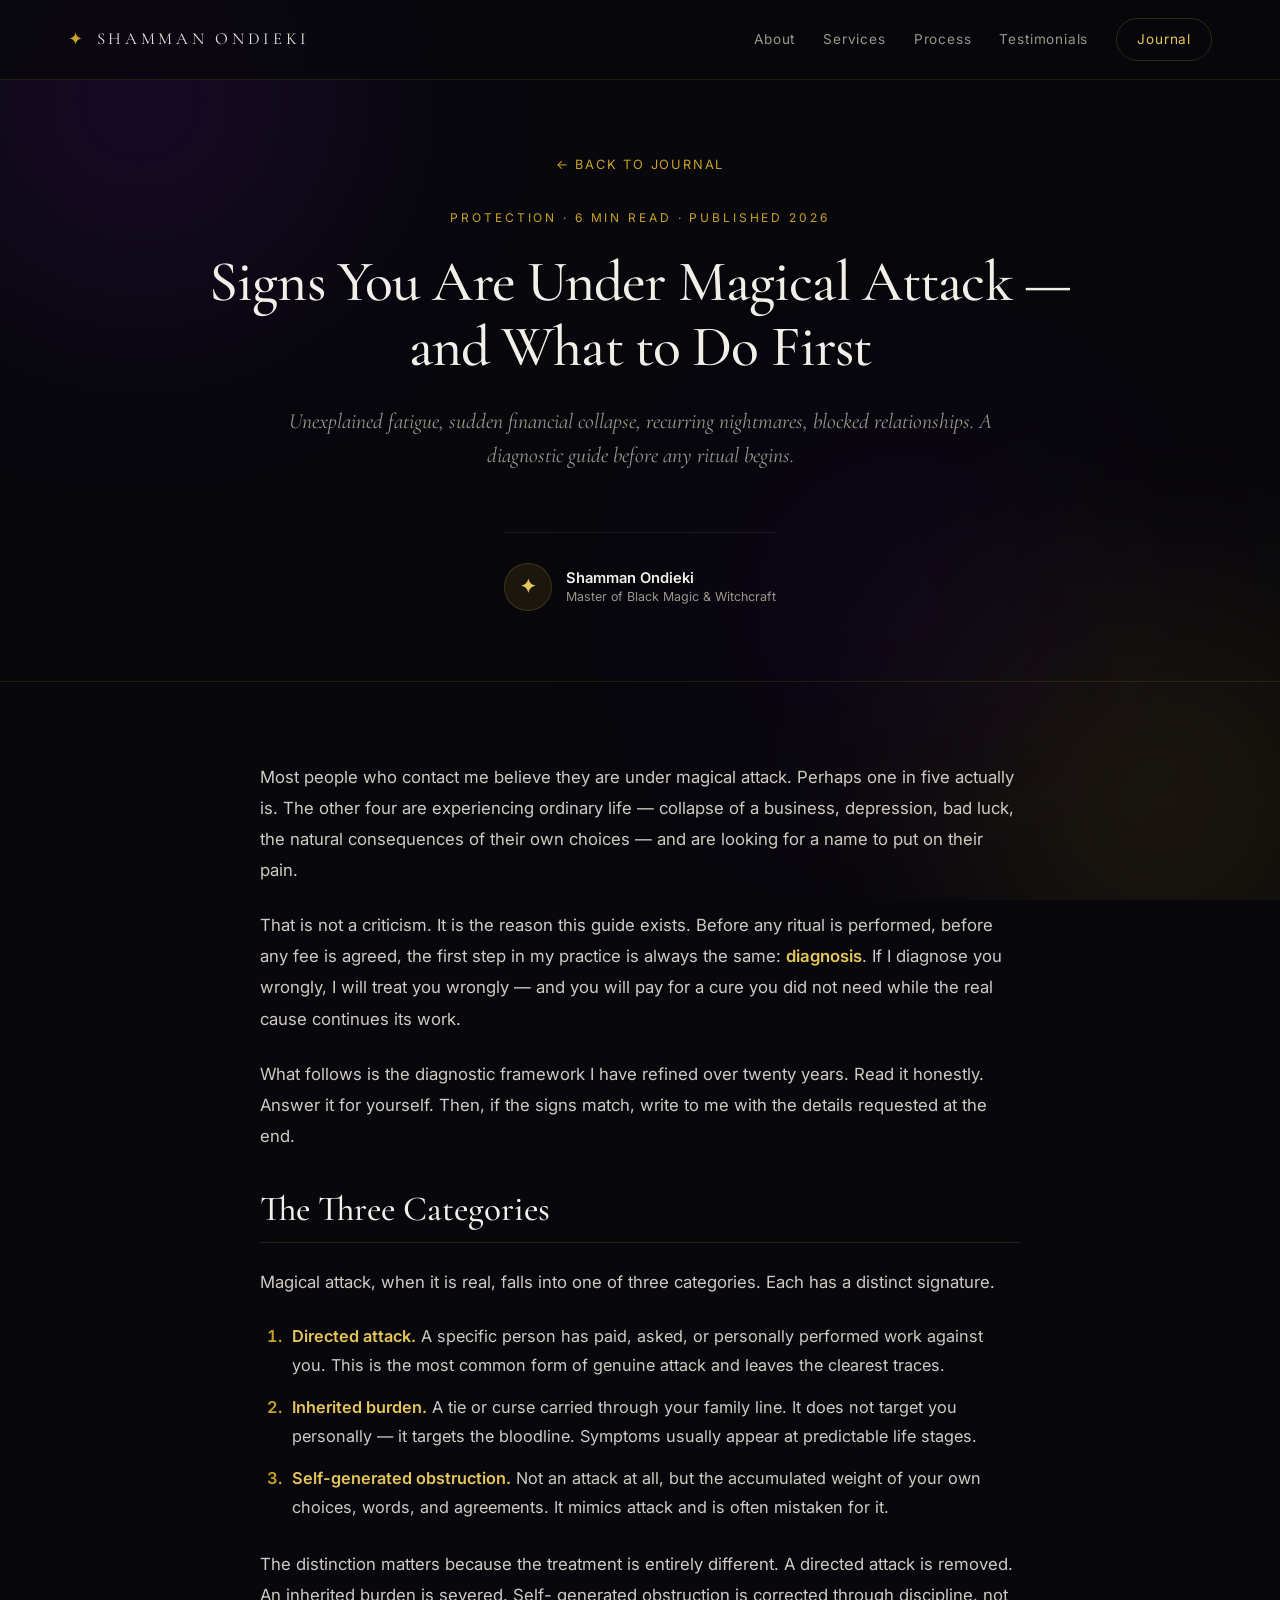
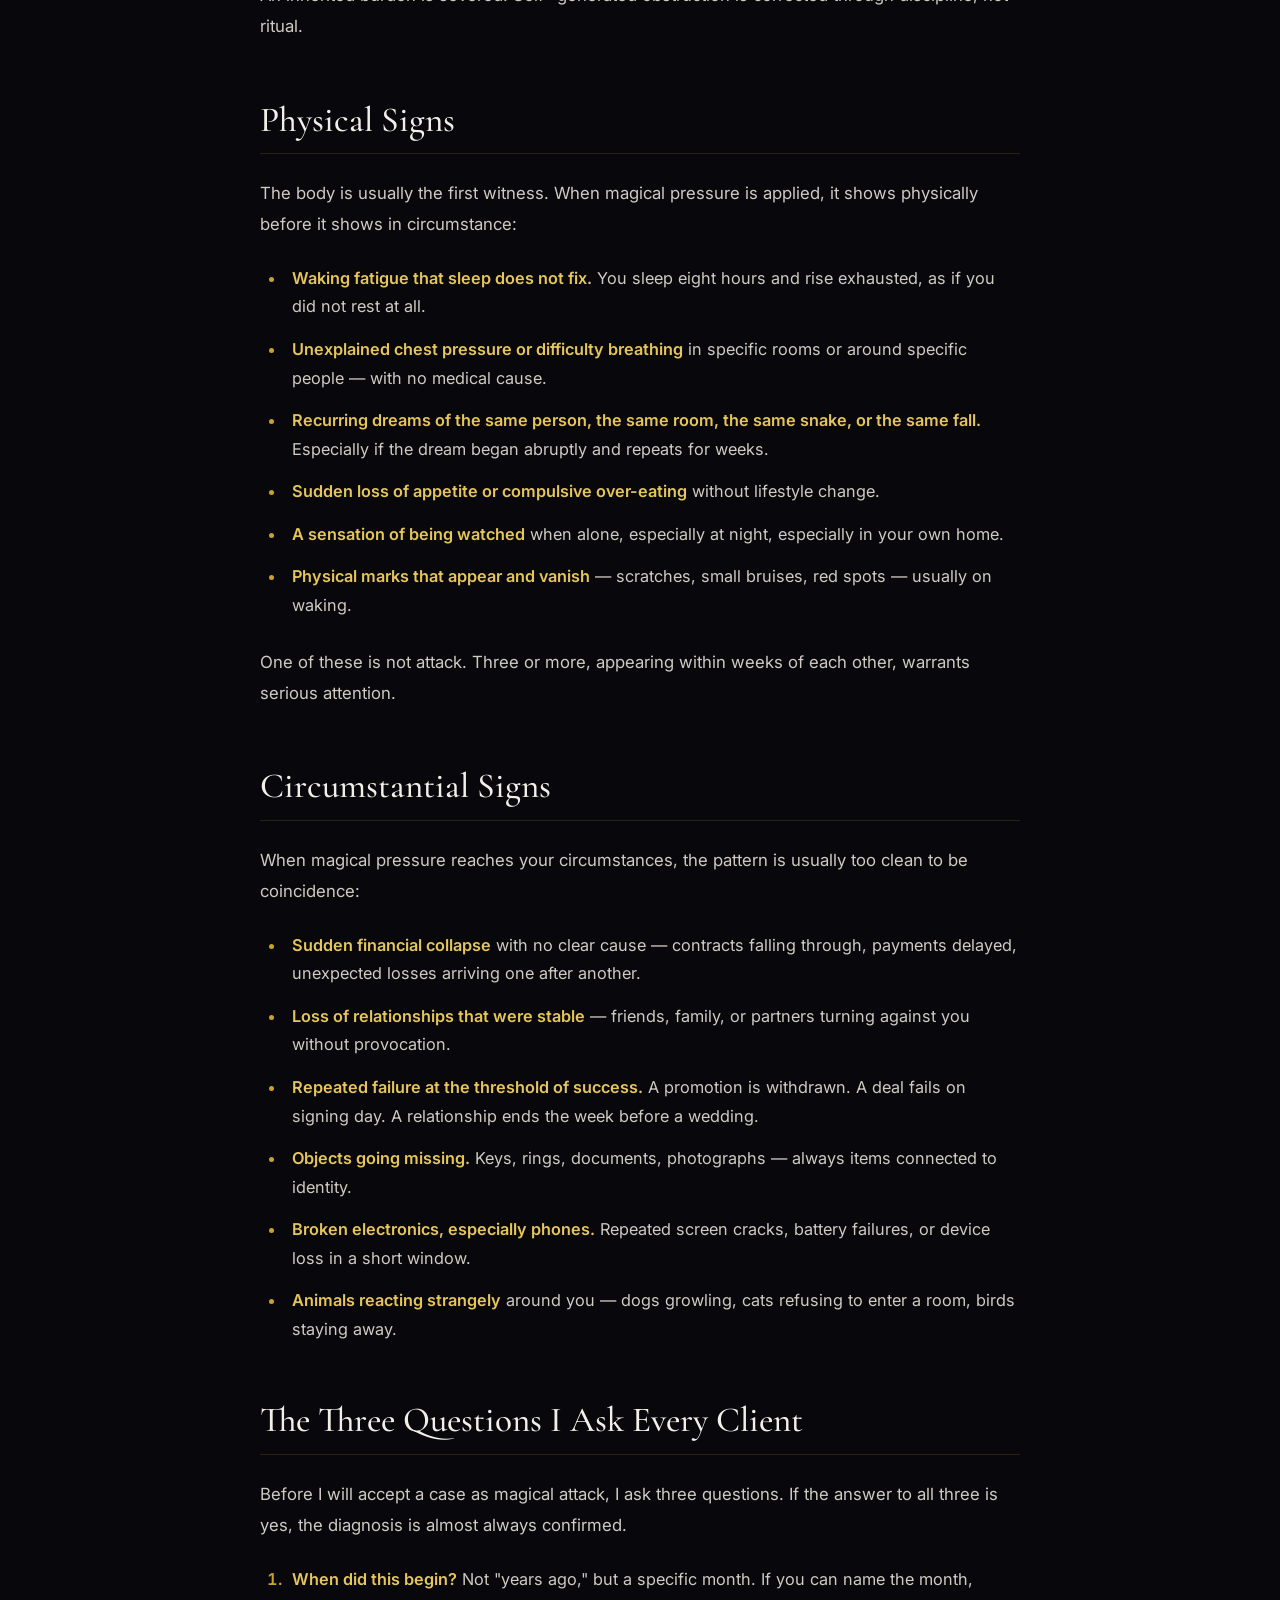
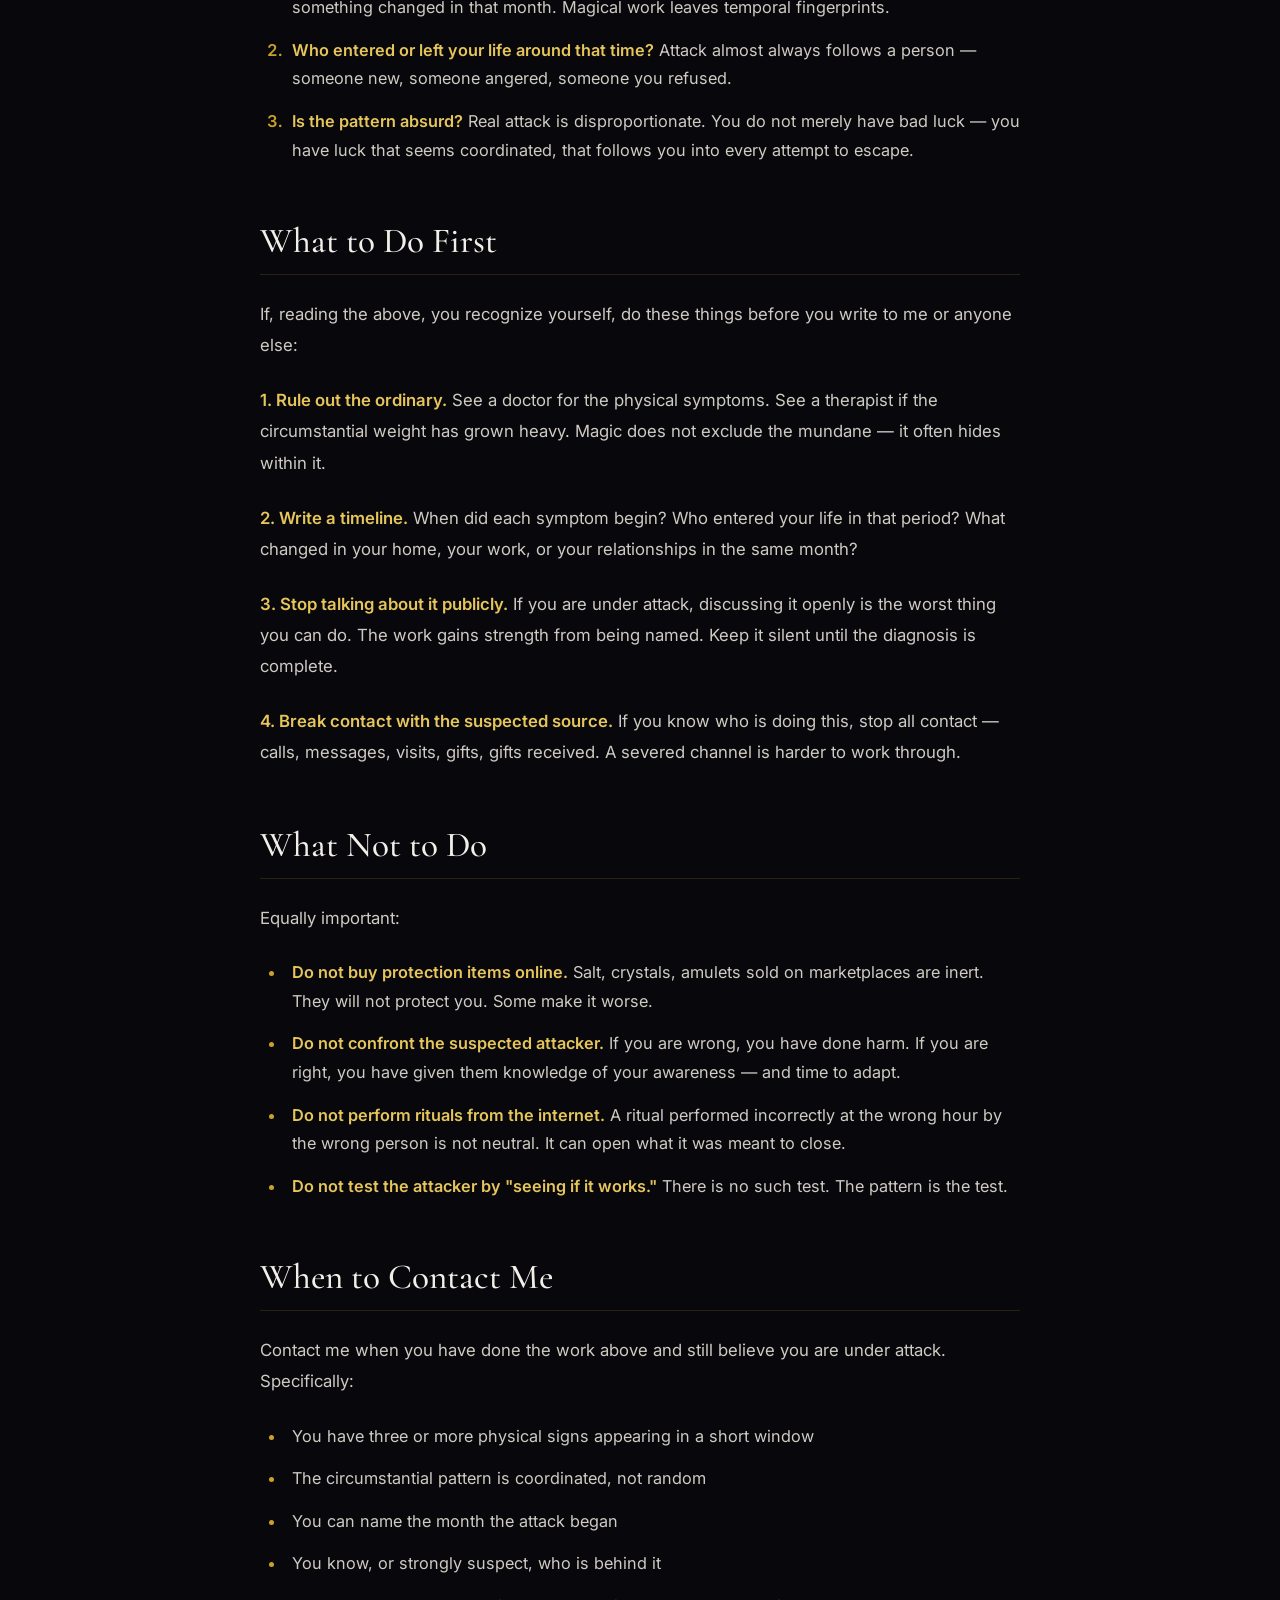
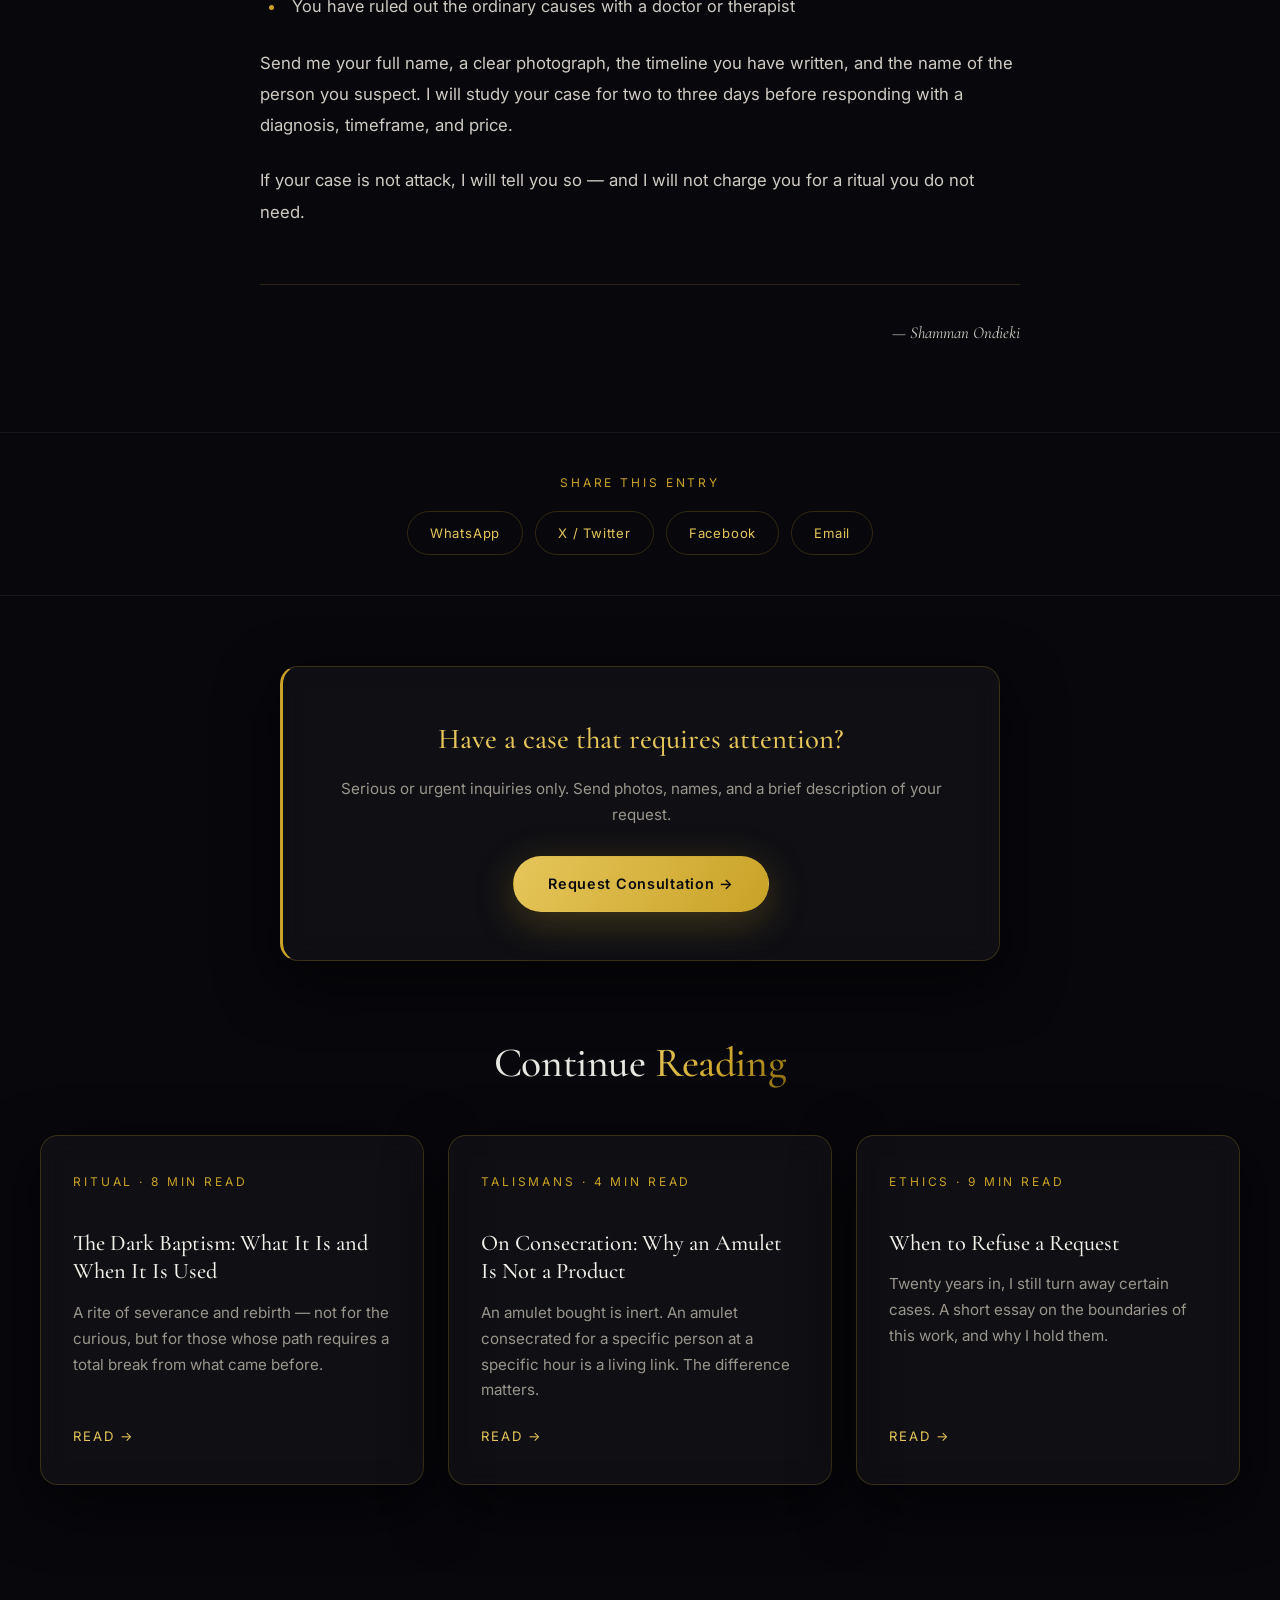
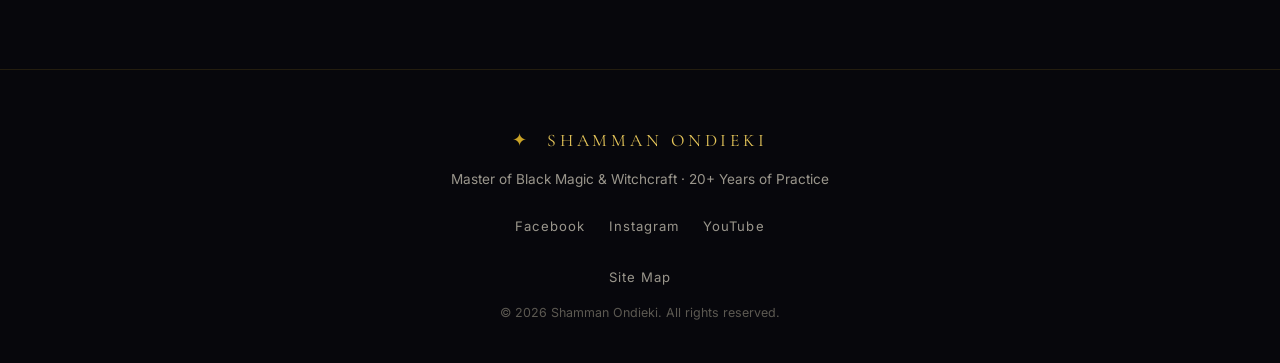
<file: post-attack.html>
<!DOCTYPE html>
<html lang="en">
<head>
<meta charset="UTF-8" />
<meta name="viewport" content="width=device-width, initial-scale=1.0" />
<meta name="description" content="Signs You Are Under Magical Attack — and What to Do First. A diagnostic guide by Shamman Ondieki before any ritual begins." />
<meta name="author" content="Shamman Ondieki" />
<title>Signs You Are Under Magical Attack — Shamman Ondieki's Journal</title>

<meta property="og:type" content="article" />
<meta property="og:title" content="Signs You Are Under Magical Attack — and What to Do First" />
<meta property="og:description" content="Unexplained fatigue, sudden financial collapse, recurring nightmares, blocked relationships. A diagnostic guide before any ritual begins." />
<meta property="og:url" content="https://doctorokude.github.io/powerfulwitchdoctor/post-attack.html" />
<meta property="og:site_name" content="Shamman Ondieki" />

<link rel="icon" href="data:image/svg+xml,<svg xmlns='http://www.w3.org/2000/svg' viewBox='0 0 100 100'><text y='.9em' font-size='90'>✦</text></svg>">
<link rel="preconnect" href="https://fonts.googleapis.com">
<link rel="preconnect" href="https://fonts.gstatic.com" crossorigin>
<link href="https://fonts.googleapis.com/css2?family=Cormorant+Garamond:wght@400;500;600;700&family=Inter:wght@300;400;500;600&display=swap" rel="stylesheet">
<link rel="stylesheet" href="style.css" />
</head>
<body>

<div class="bg-orbs" aria-hidden="true">
  <span class="orb orb-1"></span>
  <span class="orb orb-2"></span>
  <span class="orb orb-3"></span>
</div>

<header class="nav scrolled" id="nav">
  <div class="nav-inner">
    <a href="index.html" class="brand">
      <span class="brand-mark">✦</span>
      <span class="brand-name">SHAMMAN ONDIEKI</span>
    </a>
    <nav class="nav-links">
      <a href="index.html#about">About</a>
      <a href="index.html#services">Services</a>
      <a href="index.html#process">Process</a>
      <a href="index.html#testimonials">Testimonials</a>
      <a href="blog.html" class="nav-cta">Journal</a>
    </nav>
    <button class="menu-toggle" aria-label="Menu" id="menuToggle">
      <span></span><span></span><span></span>
    </button>
  </div>
</header>

<article class="post-single">

  <header class="post-header">
    <div class="section-inner">
      <a href="blog.html" class="post-back">← Back to Journal</a>
      <p class="post-meta">Protection · 6 min read · Published 2026</p>
      <h1 class="post-title">Signs You Are Under Magical Attack — and What to Do First</h1>
      <p class="post-lede">
        Unexplained fatigue, sudden financial collapse, recurring nightmares,
        blocked relationships. A diagnostic guide before any ritual begins.
      </p>
      <div class="post-byline">
        <span class="t-avatar">✦</span>
        <span class="t-meta">
          <strong>Shamman Ondieki</strong>
          <em>Master of Black Magic &amp; Witchcraft</em>
        </span>
      </div>
    </div>
  </header>

  <div class="post-body">
    <div class="section-inner">

      <p>
        Most people who contact me believe they are under magical attack.
        Perhaps one in five actually is. The other four are experiencing
        ordinary life — collapse of a business, depression, bad luck,
        the natural consequences of their own choices — and are looking
        for a name to put on their pain.
      </p>

      <p>
        That is not a criticism. It is the reason this guide exists. Before
        any ritual is performed, before any fee is agreed, the first step
        in my practice is always the same: <strong>diagnosis</strong>. If
        I diagnose you wrongly, I will treat you wrongly — and you will
        pay for a cure you did not need while the real cause continues
        its work.
      </p>

      <p>
        What follows is the diagnostic framework I have refined over
        twenty years. Read it honestly. Answer it for yourself. Then, if
        the signs match, write to me with the details requested at the end.
      </p>

      <h2>The Three Categories</h2>

      <p>
        Magical attack, when it is real, falls into one of three categories.
        Each has a distinct signature.
      </p>

      <ol>
        <li>
          <strong>Directed attack.</strong> A specific person has paid,
          asked, or personally performed work against you. This is the
          most common form of genuine attack and leaves the clearest traces.
        </li>
        <li>
          <strong>Inherited burden.</strong> A tie or curse carried through
          your family line. It does not target you personally — it targets
          the bloodline. Symptoms usually appear at predictable life stages.
        </li>
        <li>
          <strong>Self-generated obstruction.</strong> Not an attack at all,
          but the accumulated weight of your own choices, words, and
          agreements. It mimics attack and is often mistaken for it.
        </li>
      </ol>

      <p>
        The distinction matters because the treatment is entirely different.
        A directed attack is removed. An inherited burden is severed. Self-
        generated obstruction is corrected through discipline, not ritual.
      </p>

      <h2>Physical Signs</h2>

      <p>
        The body is usually the first witness. When magical pressure is
        applied, it shows physically before it shows in circumstance:
      </p>

      <ul>
        <li>
          <strong>Waking fatigue that sleep does not fix.</strong> You sleep
          eight hours and rise exhausted, as if you did not rest at all.
        </li>
        <li>
          <strong>Unexplained chest pressure or difficulty breathing</strong>
          in specific rooms or around specific people — with no medical cause.
        </li>
        <li>
          <strong>Recurring dreams of the same person, the same room, the
          same snake, or the same fall.</strong> Especially if the dream
          began abruptly and repeats for weeks.
        </li>
        <li>
          <strong>Sudden loss of appetite or compulsive over-eating</strong>
          without lifestyle change.
        </li>
        <li>
          <strong>A sensation of being watched</strong> when alone, especially
          at night, especially in your own home.
        </li>
        <li>
          <strong>Physical marks that appear and vanish</strong> — scratches,
          small bruises, red spots — usually on waking.
        </li>
      </ul>

      <p>
        One of these is not attack. Three or more, appearing within weeks
        of each other, warrants serious attention.
      </p>

      <h2>Circumstantial Signs</h2>

      <p>
        When magical pressure reaches your circumstances, the pattern is
        usually too clean to be coincidence:
      </p>

      <ul>
        <li>
          <strong>Sudden financial collapse</strong> with no clear cause —
          contracts falling through, payments delayed, unexpected losses
          arriving one after another.
        </li>
        <li>
          <strong>Loss of relationships that were stable</strong> — friends,
          family, or partners turning against you without provocation.
        </li>
        <li>
          <strong>Repeated failure at the threshold of success.</strong>
          A promotion is withdrawn. A deal fails on signing day. A
          relationship ends the week before a wedding.
        </li>
        <li>
          <strong>Objects going missing.</strong> Keys, rings, documents,
          photographs — always items connected to identity.
        </li>
        <li>
          <strong>Broken electronics, especially phones.</strong> Repeated
          screen cracks, battery failures, or device loss in a short window.
        </li>
        <li>
          <strong>Animals reacting strangely</strong> around you — dogs
          growling, cats refusing to enter a room, birds staying away.
        </li>
      </ul>

      <h2>The Three Questions I Ask Every Client</h2>

      <p>
        Before I will accept a case as magical attack, I ask three questions.
        If the answer to all three is yes, the diagnosis is almost always
        confirmed.
      </p>

      <ol>
        <li>
          <strong>When did this begin?</strong> Not "years ago," but a
          specific month. If you can name the month, something changed
          in that month. Magical work leaves temporal fingerprints.
        </li>
        <li>
          <strong>Who entered or left your life around that time?</strong>
          Attack almost always follows a person — someone new, someone
          angered, someone you refused.
        </li>
        <li>
          <strong>Is the pattern absurd?</strong> Real attack is
          disproportionate. You do not merely have bad luck — you have
          luck that seems coordinated, that follows you into every
          attempt to escape.
        </li>
      </ol>

      <h2>What to Do First</h2>

      <p>
        If, reading the above, you recognize yourself, do these things
        before you write to me or anyone else:
      </p>

      <p>
        <strong>1. Rule out the ordinary.</strong> See a doctor for the
        physical symptoms. See a therapist if the circumstantial weight
        has grown heavy. Magic does not exclude the mundane — it often
        hides within it.
      </p>

      <p>
        <strong>2. Write a timeline.</strong> When did each symptom begin?
        Who entered your life in that period? What changed in your home,
        your work, or your relationships in the same month?
      </p>

      <p>
        <strong>3. Stop talking about it publicly.</strong> If you are
        under attack, discussing it openly is the worst thing you can do.
        The work gains strength from being named. Keep it silent until
        the diagnosis is complete.
      </p>

      <p>
        <strong>4. Break contact with the suspected source.</strong> If
        you know who is doing this, stop all contact — calls, messages,
        visits, gifts, gifts received. A severed channel is harder to
        work through.
      </p>

      <h2>What Not to Do</h2>

      <p>
        Equally important:
      </p>

      <ul>
        <li>
          <strong>Do not buy protection items online.</strong> Salt,
          crystals, amulets sold on marketplaces are inert. They will not
          protect you. Some make it worse.
        </li>
        <li>
          <strong>Do not confront the suspected attacker.</strong> If you
          are wrong, you have done harm. If you are right, you have given
          them knowledge of your awareness — and time to adapt.
        </li>
        <li>
          <strong>Do not perform rituals from the internet.</strong> A
          ritual performed incorrectly at the wrong hour by the wrong
          person is not neutral. It can open what it was meant to close.
        </li>
        <li>
          <strong>Do not test the attacker by "seeing if it works."</strong>
          There is no such test. The pattern is the test.
        </li>
      </ul>

      <h2>When to Contact Me</h2>

      <p>
        Contact me when you have done the work above and still believe
        you are under attack. Specifically:
      </p>

      <ul>
        <li>You have three or more physical signs appearing in a short window</li>
        <li>The circumstantial pattern is coordinated, not random</li>
        <li>You can name the month the attack began</li>
        <li>You know, or strongly suspect, who is behind it</li>
        <li>You have ruled out the ordinary causes with a doctor or therapist</li>
      </ul>

      <p>
        Send me your full name, a clear photograph, the timeline you have
        written, and the name of the person you suspect. I will study your
        case for two to three days before responding with a diagnosis,
        timeframe, and price.
      </p>

      <p>
        If your case is not attack, I will tell you so — and I will not
        charge you for a ritual you do not need.
      </p>

      <p class="post-closing">
        — Shamman Ondieki
      </p>

    </div>
  </div>

  <div class="post-share">
    <div class="section-inner">
      <p class="share-label">Share this entry</p>
      <div class="share-buttons">
        <a href="https://wa.me/?text=Signs%20You%20Are%20Under%20Magical%20Attack%20—%20https://doctorokude.github.io/powerfulwitchdoctor/post-attack.html" target="_blank" rel="noopener" aria-label="Share on WhatsApp">WhatsApp</a>
        <a href="https://twitter.com/intent/tweet?text=Signs%20You%20Are%20Under%20Magical%20Attack&url=https://doctorokude.github.io/powerfulwitchdoctor/post-attack.html" target="_blank" rel="noopener" aria-label="Share on X">X / Twitter</a>
        <a href="https://www.facebook.com/sharer/sharer.php?u=https://doctorokude.github.io/powerfulwitchdoctor/post-attack.html" target="_blank" rel="noopener" aria-label="Share on Facebook">Facebook</a>
        <a href="mailto:?subject=Signs%20You%20Are%20Under%20Magical%20Attack&body=Reading%20this%20—%20https://doctorokude.github.io/powerfulwitchdoctor/post-attack.html" aria-label="Share by email">Email</a>
      </div>
    </div>
  </div>

  <div class="post-cta">
    <div class="section-inner">
      <div class="blog-cta glass">
        <h3>Have a case that requires attention?</h3>
        <p>Serious or urgent inquiries only. Send photos, names, and a brief description of your request.</p>
        <a class="btn btn-primary" href="https://wa.me/254757949247?text=Hello%20Doctor%20Shamman%20Ondieki%2C%20I%20read%20your%20journal%20and%20would%20like%20to%20request%20a%20consultation." target="_blank" rel="noopener">Request Consultation →</a>
      </div>
    </div>
  </div>

  <section class="post-related">
    <div class="section-inner">
      <h2 class="section-title">Continue <span class="gold">Reading</span></h2>
      <div class="blog-grid">

        <article class="post-card glass">
          <p class="post-meta">Ritual · 8 min read</p>
          <h3><a href="post.html">The Dark Baptism: What It Is and When It Is Used</a></h3>
          <p class="post-excerpt">
            A rite of severance and rebirth — not for the curious, but for those
            whose path requires a total break from what came before.
          </p>
          <a href="post.html" class="post-link">Read →</a>
        </article>

        <article class="post-card glass">
          <p class="post-meta">Talismans · 4 min read</p>
          <h3><a href="#">On Consecration: Why an Amulet Is Not a Product</a></h3>
          <p class="post-excerpt">
            An amulet bought is inert. An amulet consecrated for a specific
            person at a specific hour is a living link. The difference matters.
          </p>
          <a href="#" class="post-link">Read →</a>
        </article>

        <article class="post-card glass">
          <p class="post-meta">Ethics · 9 min read</p>
          <h3><a href="#">When to Refuse a Request</a></h3>
          <p class="post-excerpt">
            Twenty years in, I still turn away certain cases. A short essay on
            the boundaries of this work, and why I hold them.
          </p>
          <a href="#" class="post-link">Read →</a>
        </article>

      </div>
    </div>
  </section>

</article>

<footer class="footer">
  <div class="footer-inner">
    <div class="footer-brand"><span class="brand-mark">✦</span> SHAMMAN ONDIEKI</div>
    <p class="footer-tag">Master of Black Magic &amp; Witchcraft · 20+ Years of Practice</p>
    <div class="footer-socials">
      <a href="#" aria-label="Facebook">Facebook</a>
      <a href="#" aria-label="Instagram">Instagram</a>
      <a href="#" aria-label="YouTube">YouTube</a>
    </div>
    <p class="footer-links">
  <a href="sitemap.html">Site Map</a>
</p>
<p class="footer-copy">© <span id="year"></span> Shamman Ondieki. All rights reserved.</p>
  </div>
</footer>

<script>
  const menuToggle = document.getElementById('menuToggle');
  const nav = document.getElementById('nav');
  menuToggle.addEventListener('click', () => nav.classList.toggle('open'));
  document.getElementById('year').textContent = new Date().getFullYear();

  const io = new IntersectionObserver(entries => {
    entries.forEach(en => {
      if (en.isIntersecting) { en.target.classList.add('visible'); io.unobserve(en.target); }
    });
  }, { threshold: 0.12 });
  document.querySelectorAll('.post-card, .blog-cta, .post-body p, .post-body h2, .post-body ul, .post-body ol')
    .forEach(el => { el.classList.add('reveal'); io.observe(el); });
</script>
</body>
</html>
</file>
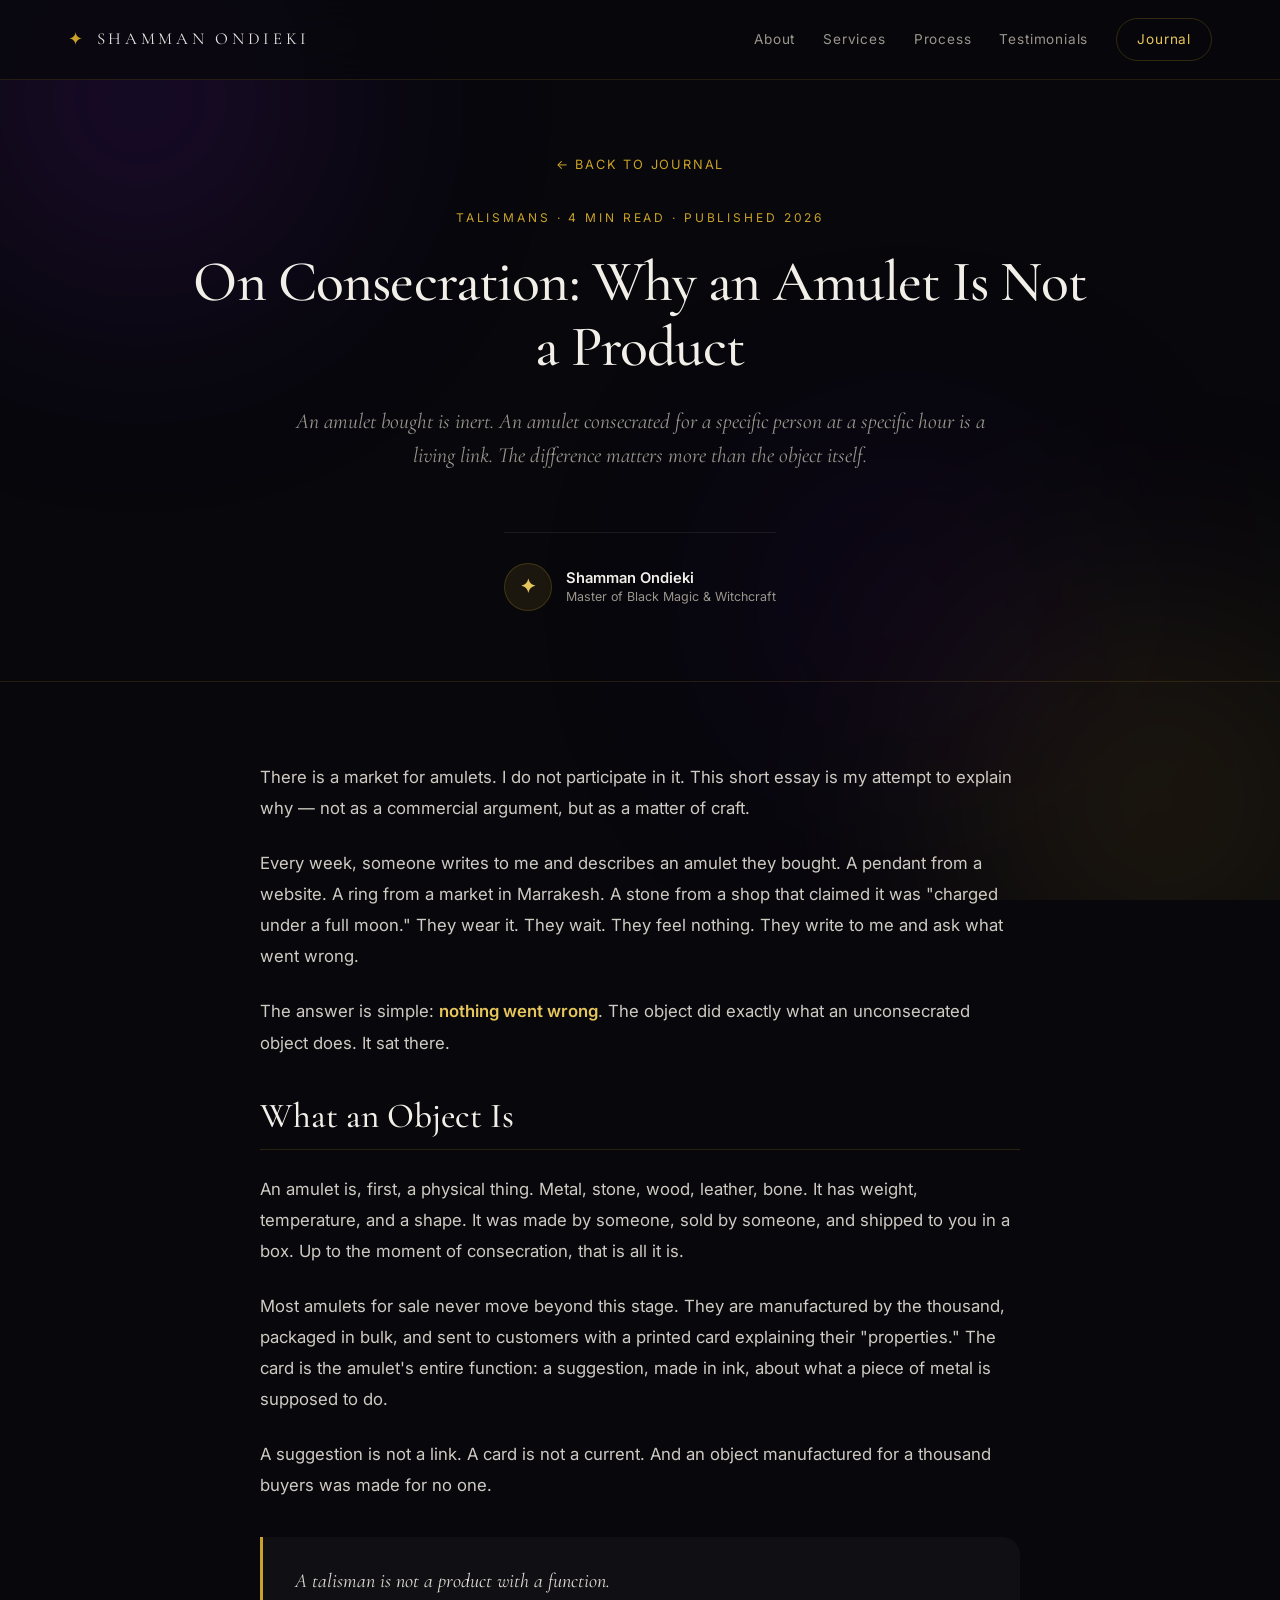
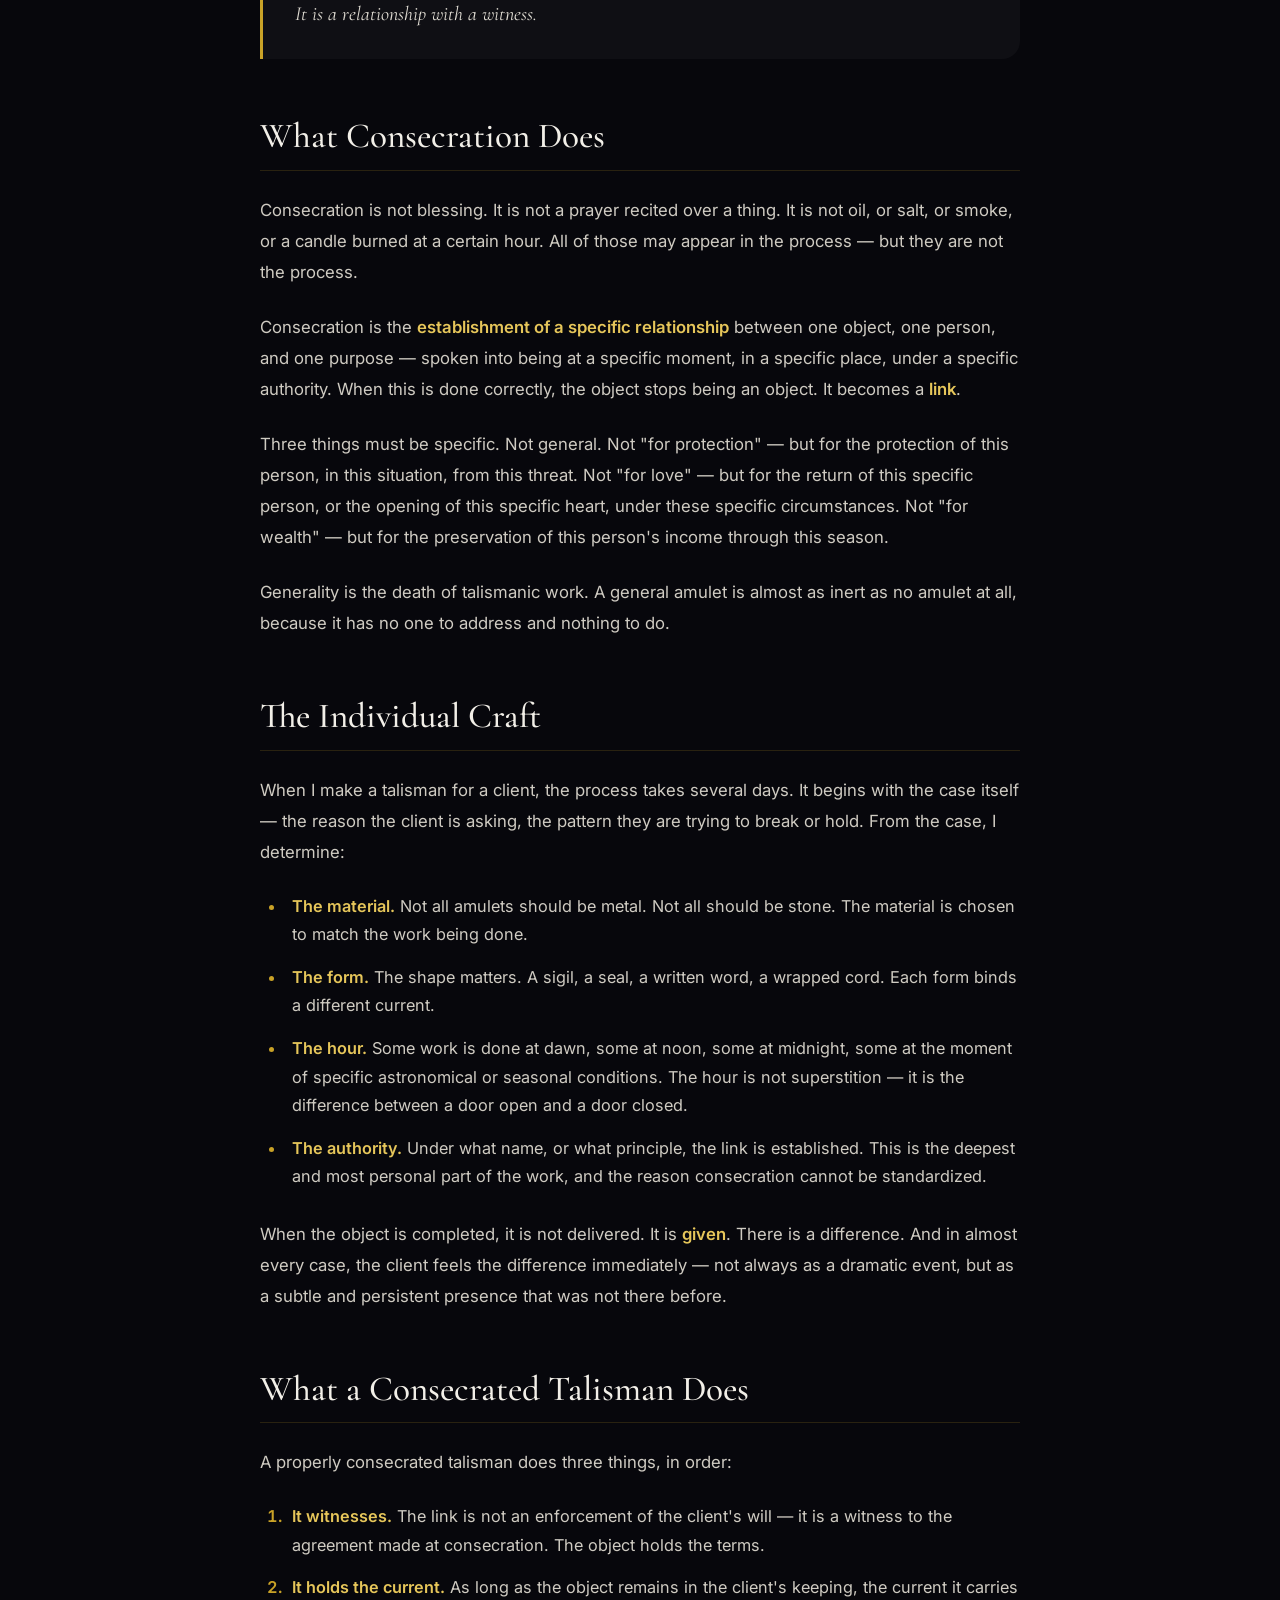
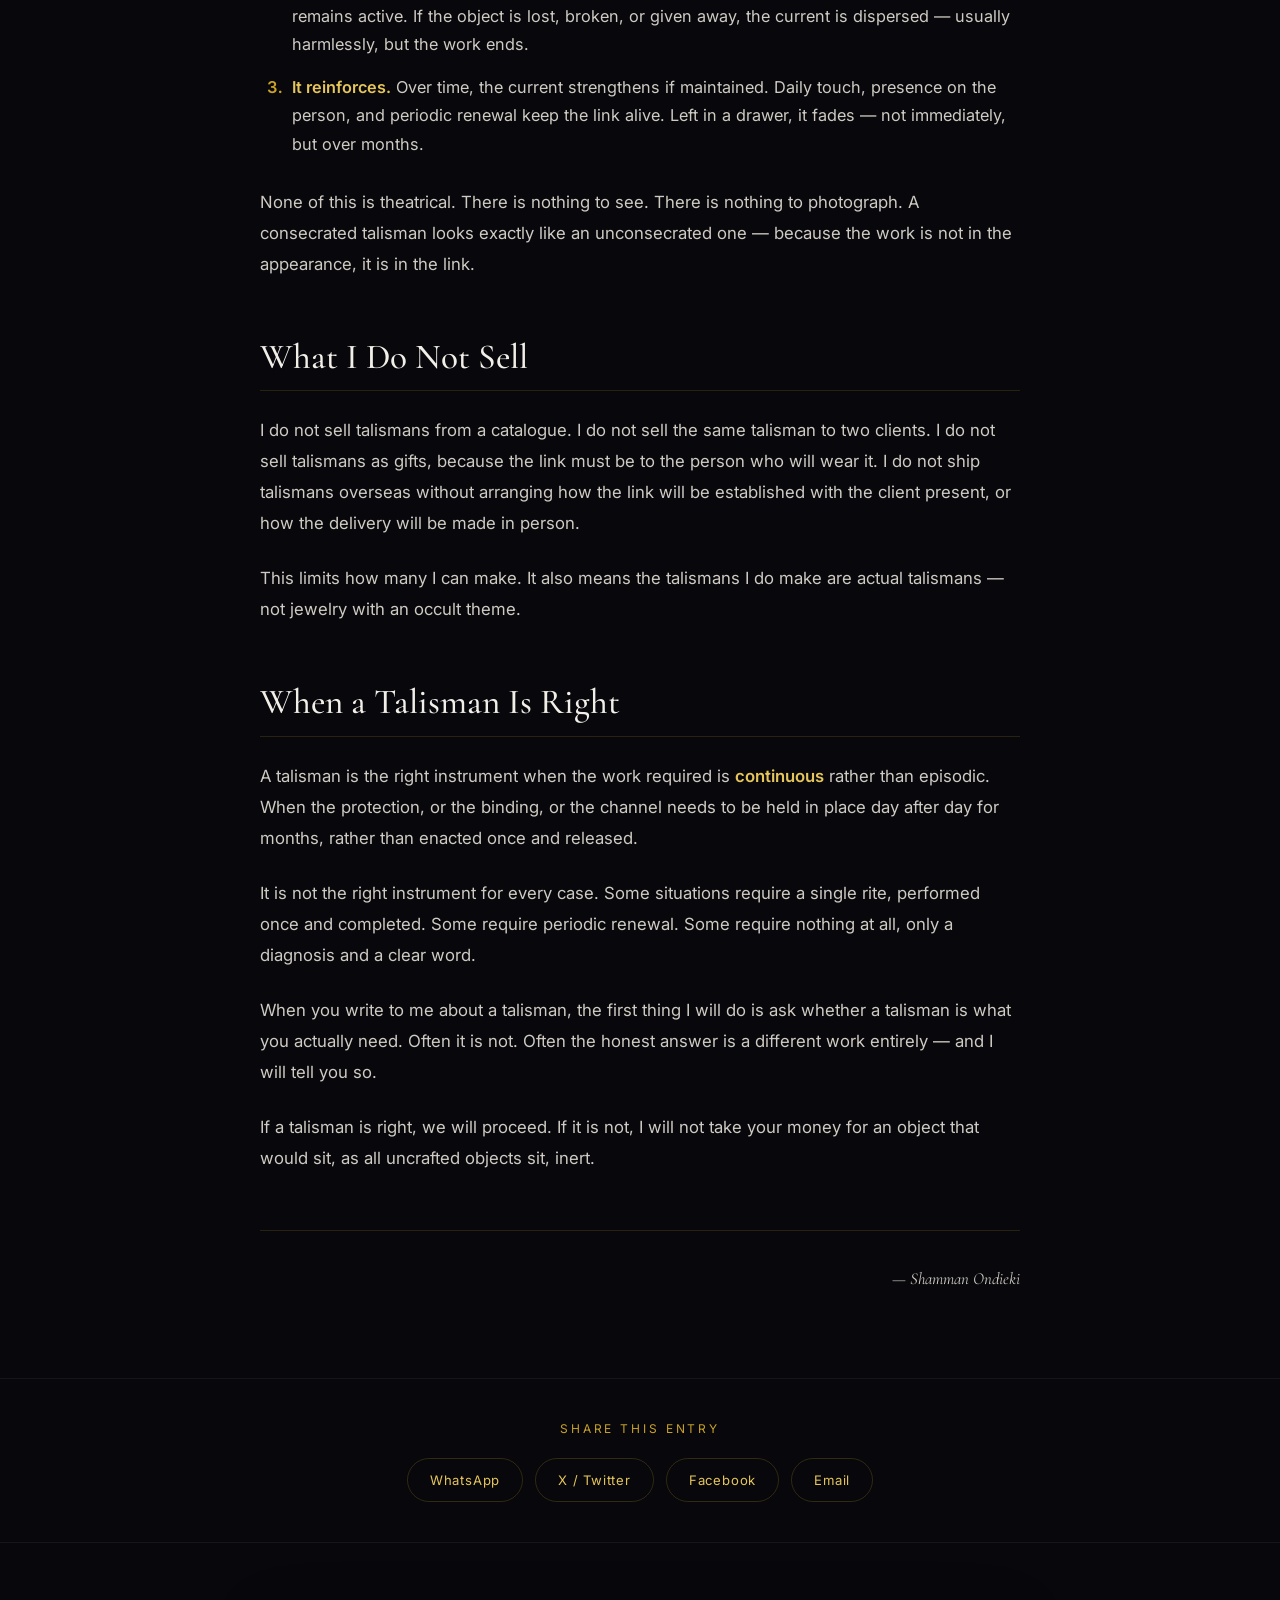
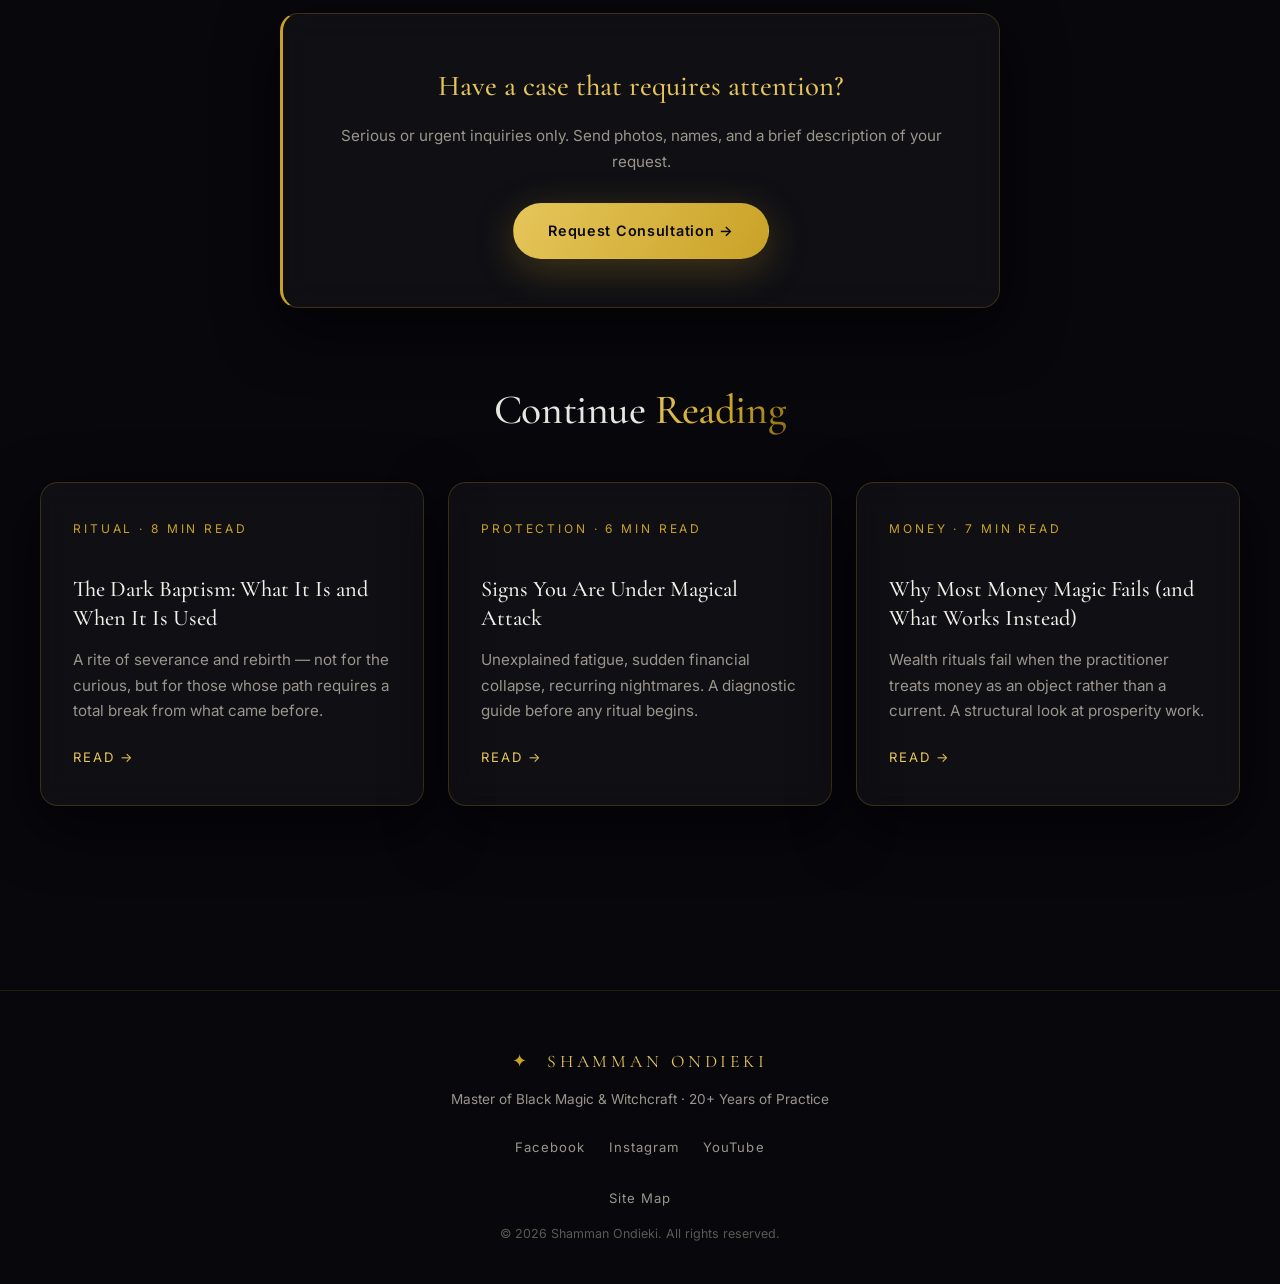
<file: post-concetration.html>
<!DOCTYPE html>
<html lang="en">
<head>
<meta charset="UTF-8" />
<meta name="viewport" content="width=device-width, initial-scale=1.0" />
<meta name="description" content="On Consecration: Why an Amulet Is Not a Product — Shamman Ondieki on the difference between a bought object and a living link." />
<meta name="author" content="Shamman Ondieki" />
<title>On Consecration — Shamman Ondieki's Journal</title>

<meta property="og:type" content="article" />
<meta property="og:title" content="On Consecration: Why an Amulet Is Not a Product" />
<meta property="og:description" content="An amulet bought is inert. An amulet consecrated for a specific person at a specific hour is a living link. The difference matters." />
<meta property="og:url" content="https://doctorokude.github.io/powerfulwitchdoctor/post-consecration.html" />
<meta property="og:site_name" content="Shamman Ondieki" />

<link rel="icon" href="data:image/svg+xml,<svg xmlns='http://www.w3.org/2000/svg' viewBox='0 0 100 100'><text y='.9em' font-size='90'>✦</text></svg>">
<link rel="preconnect" href="https://fonts.googleapis.com">
<link rel="preconnect" href="https://fonts.gstatic.com" crossorigin>
<link href="https://fonts.googleapis.com/css2?family=Cormorant+Garamond:wght@400;500;600;700&family=Inter:wght@300;400;500;600&display=swap" rel="stylesheet">
<link rel="stylesheet" href="style.css" />
</head>
<body>

<div class="bg-orbs" aria-hidden="true">
  <span class="orb orb-1"></span>
  <span class="orb orb-2"></span>
  <span class="orb orb-3"></span>
</div>

<header class="nav scrolled" id="nav">
  <div class="nav-inner">
    <a href="index.html" class="brand">
      <span class="brand-mark">✦</span>
      <span class="brand-name">SHAMMAN ONDIEKI</span>
    </a>
    <nav class="nav-links">
      <a href="index.html#about">About</a>
      <a href="index.html#services">Services</a>
      <a href="index.html#process">Process</a>
      <a href="index.html#testimonials">Testimonials</a>
      <a href="blog.html" class="nav-cta">Journal</a>
    </nav>
    <button class="menu-toggle" aria-label="Menu" id="menuToggle">
      <span></span><span></span><span></span>
    </button>
  </div>
</header>

<article class="post-single">

  <header class="post-header">
    <div class="section-inner">
      <a href="blog.html" class="post-back">← Back to Journal</a>
      <p class="post-meta">Talismans · 4 min read · Published 2026</p>
      <h1 class="post-title">On Consecration: Why an Amulet Is Not a Product</h1>
      <p class="post-lede">
        An amulet bought is inert. An amulet consecrated for a specific
        person at a specific hour is a living link. The difference matters
        more than the object itself.
      </p>
      <div class="post-byline">
        <span class="t-avatar">✦</span>
        <span class="t-meta">
          <strong>Shamman Ondieki</strong>
          <em>Master of Black Magic &amp; Witchcraft</em>
        </span>
      </div>
    </div>
  </header>

  <div class="post-body">
    <div class="section-inner">

      <p>
        There is a market for amulets. I do not participate in it. This
        short essay is my attempt to explain why — not as a commercial
        argument, but as a matter of craft.
      </p>

      <p>
        Every week, someone writes to me and describes an amulet they bought.
        A pendant from a website. A ring from a market in Marrakesh. A stone
        from a shop that claimed it was "charged under a full moon." They
        wear it. They wait. They feel nothing. They write to me and ask what
        went wrong.
      </p>

      <p>
        The answer is simple: <strong>nothing went wrong</strong>. The object
        did exactly what an unconsecrated object does. It sat there.
      </p>

      <h2>What an Object Is</h2>

      <p>
        An amulet is, first, a physical thing. Metal, stone, wood, leather,
        bone. It has weight, temperature, and a shape. It was made by
        someone, sold by someone, and shipped to you in a box. Up to the
        moment of consecration, that is all it is.
      </p>

      <p>
        Most amulets for sale never move beyond this stage. They are
        manufactured by the thousand, packaged in bulk, and sent to
        customers with a printed card explaining their "properties." The
        card is the amulet's entire function: a suggestion, made in ink,
        about what a piece of metal is supposed to do.
      </p>

      <p>
        A suggestion is not a link. A card is not a current. And an object
        manufactured for a thousand buyers was made for no one.
      </p>

      <blockquote>
        A talisman is not a product with a function.<br/>
        It is a relationship with a witness.
      </blockquote>

      <h2>What Consecration Does</h2>

      <p>
        Consecration is not blessing. It is not a prayer recited over a
        thing. It is not oil, or salt, or smoke, or a candle burned at a
        certain hour. All of those may appear in the process — but they
        are not the process.
      </p>

      <p>
        Consecration is the <strong>establishment of a specific relationship</strong>
        between one object, one person, and one purpose — spoken into
        being at a specific moment, in a specific place, under a specific
        authority. When this is done correctly, the object stops being
        an object. It becomes a <strong>link</strong>.
      </p>

      <p>
        Three things must be specific. Not general. Not "for protection" —
        but for the protection of this person, in this situation, from
        this threat. Not "for love" — but for the return of this specific
        person, or the opening of this specific heart, under these specific
        circumstances. Not "for wealth" — but for the preservation of this
        person's income through this season.
      </p>

      <p>
        Generality is the death of talismanic work. A general amulet is
        almost as inert as no amulet at all, because it has no one to
        address and nothing to do.
      </p>

      <h2>The Individual Craft</h2>

      <p>
        When I make a talisman for a client, the process takes several days.
        It begins with the case itself — the reason the client is asking,
        the pattern they are trying to break or hold. From the case, I
        determine:
      </p>

      <ul>
        <li>
          <strong>The material.</strong> Not all amulets should be metal.
          Not all should be stone. The material is chosen to match the
          work being done.
        </li>
        <li>
          <strong>The form.</strong> The shape matters. A sigil, a seal,
          a written word, a wrapped cord. Each form binds a different
          current.
        </li>
        <li>
          <strong>The hour.</strong> Some work is done at dawn, some at
          noon, some at midnight, some at the moment of specific
          astronomical or seasonal conditions. The hour is not
          superstition — it is the difference between a door open and
          a door closed.
        </li>
        <li>
          <strong>The authority.</strong> Under what name, or what
          principle, the link is established. This is the deepest and
          most personal part of the work, and the reason consecration
          cannot be standardized.
        </li>
      </ul>

      <p>
        When the object is completed, it is not delivered. It is
        <strong>given</strong>. There is a difference. And in almost every
        case, the client feels the difference immediately — not always
        as a dramatic event, but as a subtle and persistent presence
        that was not there before.
      </p>

      <h2>What a Consecrated Talisman Does</h2>

      <p>
        A properly consecrated talisman does three things, in order:
      </p>

      <ol>
        <li>
          <strong>It witnesses.</strong> The link is not an enforcement
          of the client's will — it is a witness to the agreement made
          at consecration. The object holds the terms.
        </li>
        <li>
          <strong>It holds the current.</strong> As long as the object
          remains in the client's keeping, the current it carries
          remains active. If the object is lost, broken, or given away,
          the current is dispersed — usually harmlessly, but the work
          ends.
        </li>
        <li>
          <strong>It reinforces.</strong> Over time, the current
          strengthens if maintained. Daily touch, presence on the
          person, and periodic renewal keep the link alive. Left in a
          drawer, it fades — not immediately, but over months.
        </li>
      </ol>

      <p>
        None of this is theatrical. There is nothing to see. There is
        nothing to photograph. A consecrated talisman looks exactly like
        an unconsecrated one — because the work is not in the appearance,
        it is in the link.
      </p>

      <h2>What I Do Not Sell</h2>

      <p>
        I do not sell talismans from a catalogue. I do not sell the same
        talisman to two clients. I do not sell talismans as gifts, because
        the link must be to the person who will wear it. I do not ship
        talismans overseas without arranging how the link will be
        established with the client present, or how the delivery will
        be made in person.
      </p>

      <p>
        This limits how many I can make. It also means the talismans I
        do make are actual talismans — not jewelry with an occult theme.
      </p>

      <h2>When a Talisman Is Right</h2>

      <p>
        A talisman is the right instrument when the work required is
        <strong>continuous</strong> rather than episodic. When the
        protection, or the binding, or the channel needs to be held
        in place day after day for months, rather than enacted once
        and released.
      </p>

      <p>
        It is not the right instrument for every case. Some situations
        require a single rite, performed once and completed. Some
        require periodic renewal. Some require nothing at all, only
        a diagnosis and a clear word.
      </p>

      <p>
        When you write to me about a talisman, the first thing I will
        do is ask whether a talisman is what you actually need. Often
        it is not. Often the honest answer is a different work
        entirely — and I will tell you so.
      </p>

      <p>
        If a talisman is right, we will proceed. If it is not, I will
        not take your money for an object that would sit, as all
        uncrafted objects sit, inert.
      </p>

      <p class="post-closing">
        — Shamman Ondieki
      </p>

    </div>
  </div>

  <div class="post-share">
    <div class="section-inner">
      <p class="share-label">Share this entry</p>
      <div class="share-buttons">
        <a href="https://wa.me/?text=On%20Consecration%20—%20https://doctorokude.github.io/powerfulwitchdoctor/post-consecration.html" target="_blank" rel="noopener" aria-label="Share on WhatsApp">WhatsApp</a>
        <a href="https://twitter.com/intent/tweet?text=On%20Consecration%3A%20Why%20an%20Amulet%20Is%20Not%20a%20Product&url=https://doctorokude.github.io/powerfulwitchdoctor/post-consecration.html" target="_blank" rel="noopener" aria-label="Share on X">X / Twitter</a>
        <a href="https://www.facebook.com/sharer/sharer.php?u=https://doctorokude.github.io/powerfulwitchdoctor/post-consecration.html" target="_blank" rel="noopener" aria-label="Share on Facebook">Facebook</a>
        <a href="mailto:?subject=On%20Consecration&body=Reading%20this%20—%20https://doctorokude.github.io/powerfulwitchdoctor/post-consecration.html" aria-label="Share by email">Email</a>
      </div>
    </div>
  </div>

  <div class="post-cta">
    <div class="section-inner">
      <div class="blog-cta glass">
        <h3>Have a case that requires attention?</h3>
        <p>Serious or urgent inquiries only. Send photos, names, and a brief description of your request.</p>
        <a class="btn btn-primary" href="https://wa.me/254757949247?text=Hello%20Doctor%20Shamman%20Ondieki%2C%20I%20read%20your%20journal%20and%20would%20like%20to%20request%20a%20consultation." target="_blank" rel="noopener">Request Consultation →</a>
      </div>
    </div>
  </div>

  <section class="post-related">
    <div class="section-inner">
      <h2 class="section-title">Continue <span class="gold">Reading</span></h2>
      <div class="blog-grid">

        <article class="post-card glass">
          <p class="post-meta">Ritual · 8 min read</p>
          <h3><a href="post.html">The Dark Baptism: What It Is and When It Is Used</a></h3>
          <p class="post-excerpt">
            A rite of severance and rebirth — not for the curious, but for those
            whose path requires a total break from what came before.
          </p>
          <a href="post.html" class="post-link">Read →</a>
        </article>

        <article class="post-card glass">
          <p class="post-meta">Protection · 6 min read</p>
          <h3><a href="post-attack.html">Signs You Are Under Magical Attack</a></h3>
          <p class="post-excerpt">
            Unexplained fatigue, sudden financial collapse, recurring nightmares.
            A diagnostic guide before any ritual begins.
          </p>
          <a href="post-attack.html" class="post-link">Read →</a>
        </article>

        <article class="post-card glass">
          <p class="post-meta">Money · 7 min read</p>
          <h3><a href="post-money.html">Why Most Money Magic Fails (and What Works Instead)</a></h3>
          <p class="post-excerpt">
            Wealth rituals fail when the practitioner treats money as an object
            rather than a current. A structural look at prosperity work.
          </p>
          <a href="post-money.html" class="post-link">Read →</a>
        </article>

      </div>
    </div>
  </section>

</article>

<footer class="footer">
  <div class="footer-inner">
    <div class="footer-brand"><span class="brand-mark">✦</span> SHAMMAN ONDIEKI</div>
    <p class="footer-tag">Master of Black Magic &amp; Witchcraft · 20+ Years of Practice</p>
    <div class="footer-socials">
      <a href="#" aria-label="Facebook">Facebook</a>
      <a href="#" aria-label="Instagram">Instagram</a>
      <a href="#" aria-label="YouTube">YouTube</a>
    </div>
    <p class="footer-links">
  <a href="sitemap.html">Site Map</a>
</p>
<p class="footer-copy">© <span id="year"></span> Shamman Ondieki. All rights reserved.</p>
  </div>
</footer>

<script>
  const menuToggle = document.getElementById('menuToggle');
  const nav = document.getElementById('nav');
  menuToggle.addEventListener('click', () => nav.classList.toggle('open'));
  document.getElementById('year').textContent = new Date().getFullYear();

  const io = new IntersectionObserver(entries => {
    entries.forEach(en => {
      if (en.isIntersecting) { en.target.classList.add('visible'); io.unobserve(en.target); }
    });
  }, { threshold: 0.12 });
  document.querySelectorAll('.post-card, .blog-cta, .post-body p, .post-body h2, .post-body h3, .post-body ul, .post-body ol')
    .forEach(el => { el.classList.add('reveal'); io.observe(el); });
</script>
</body>
</html>
</file>
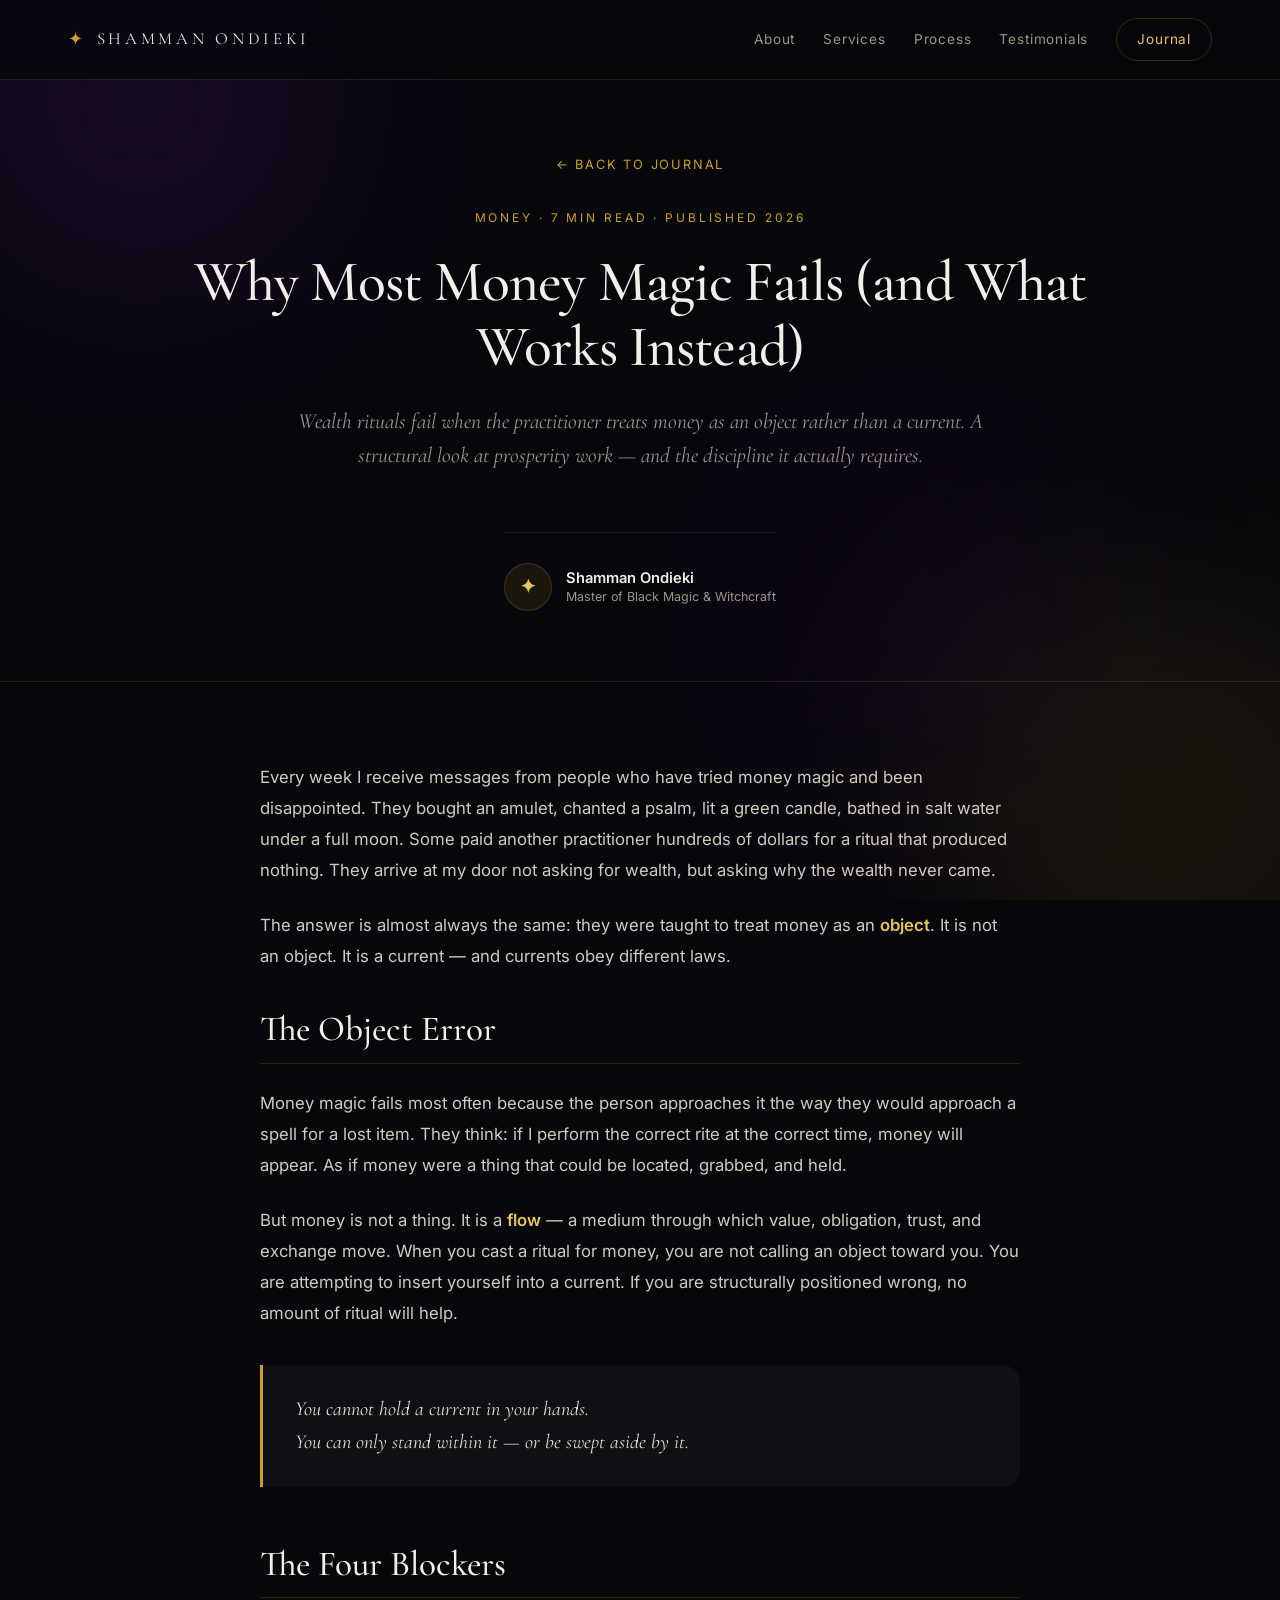
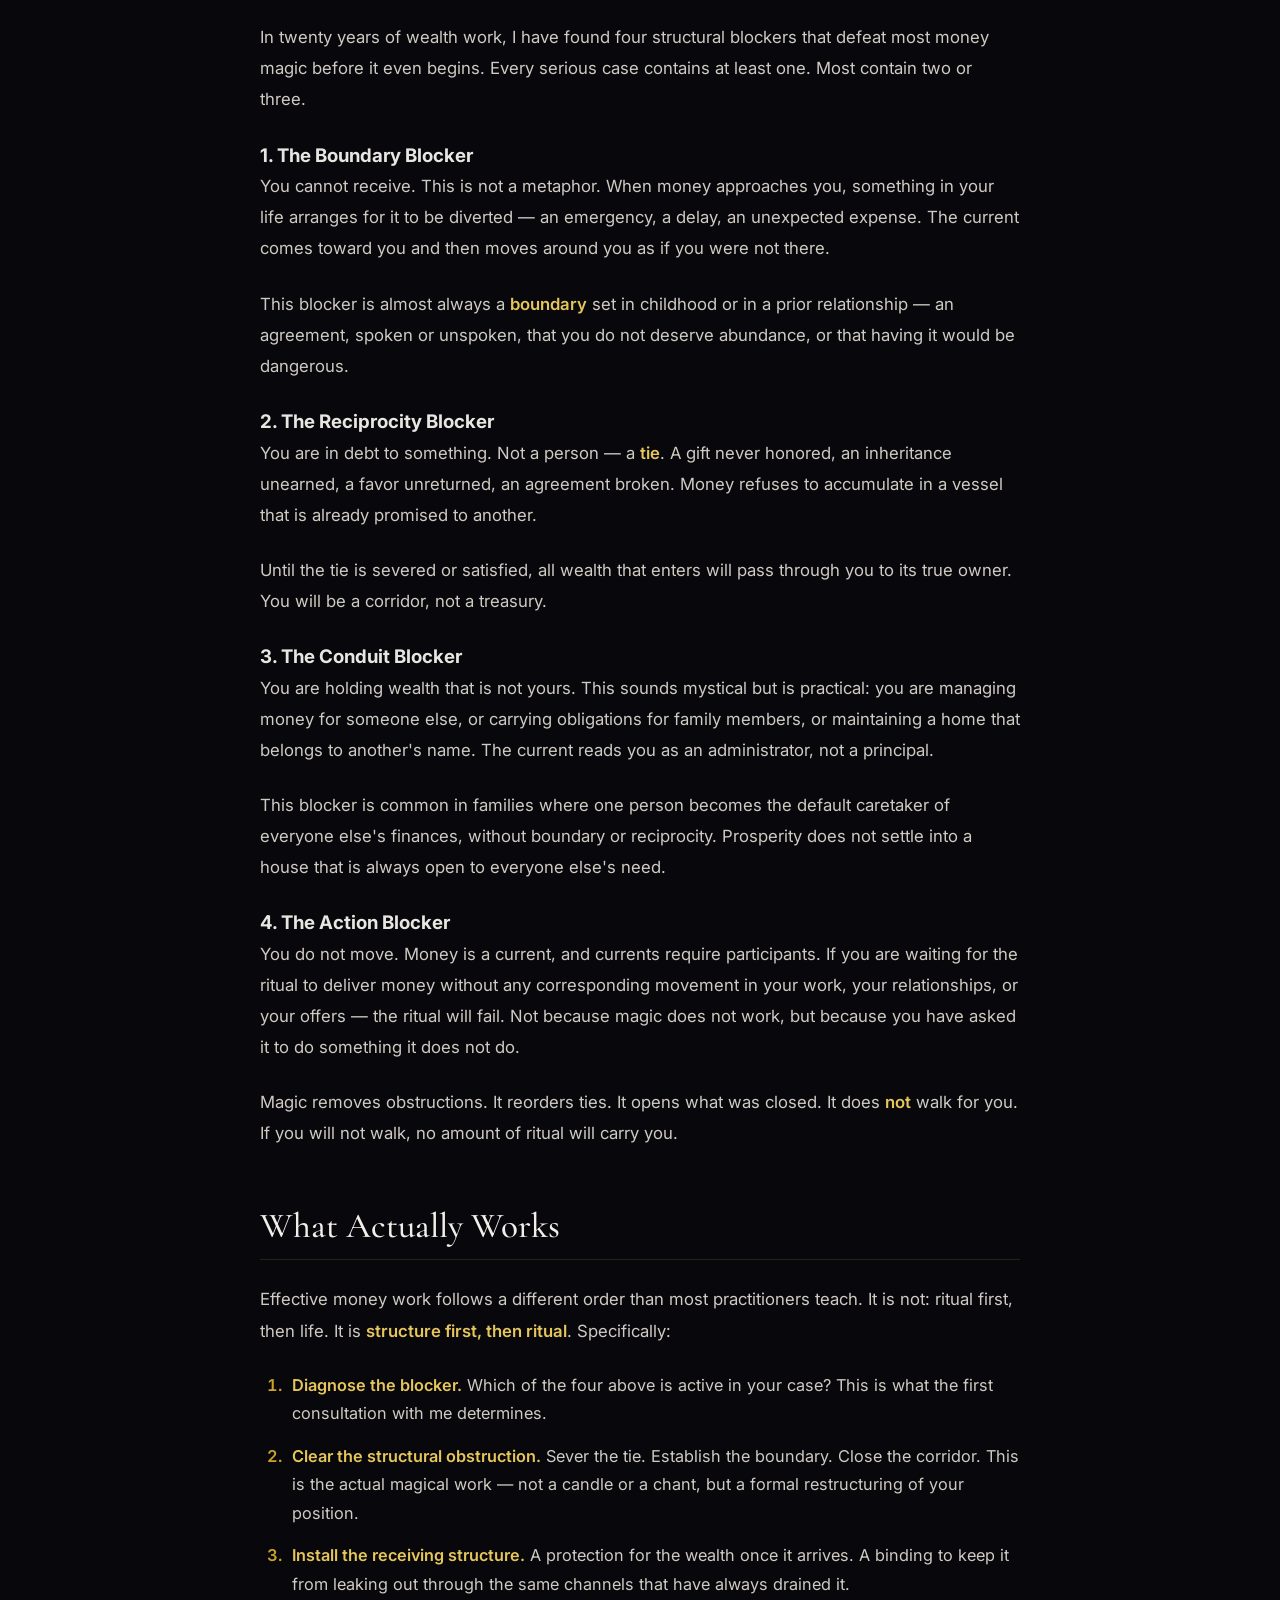
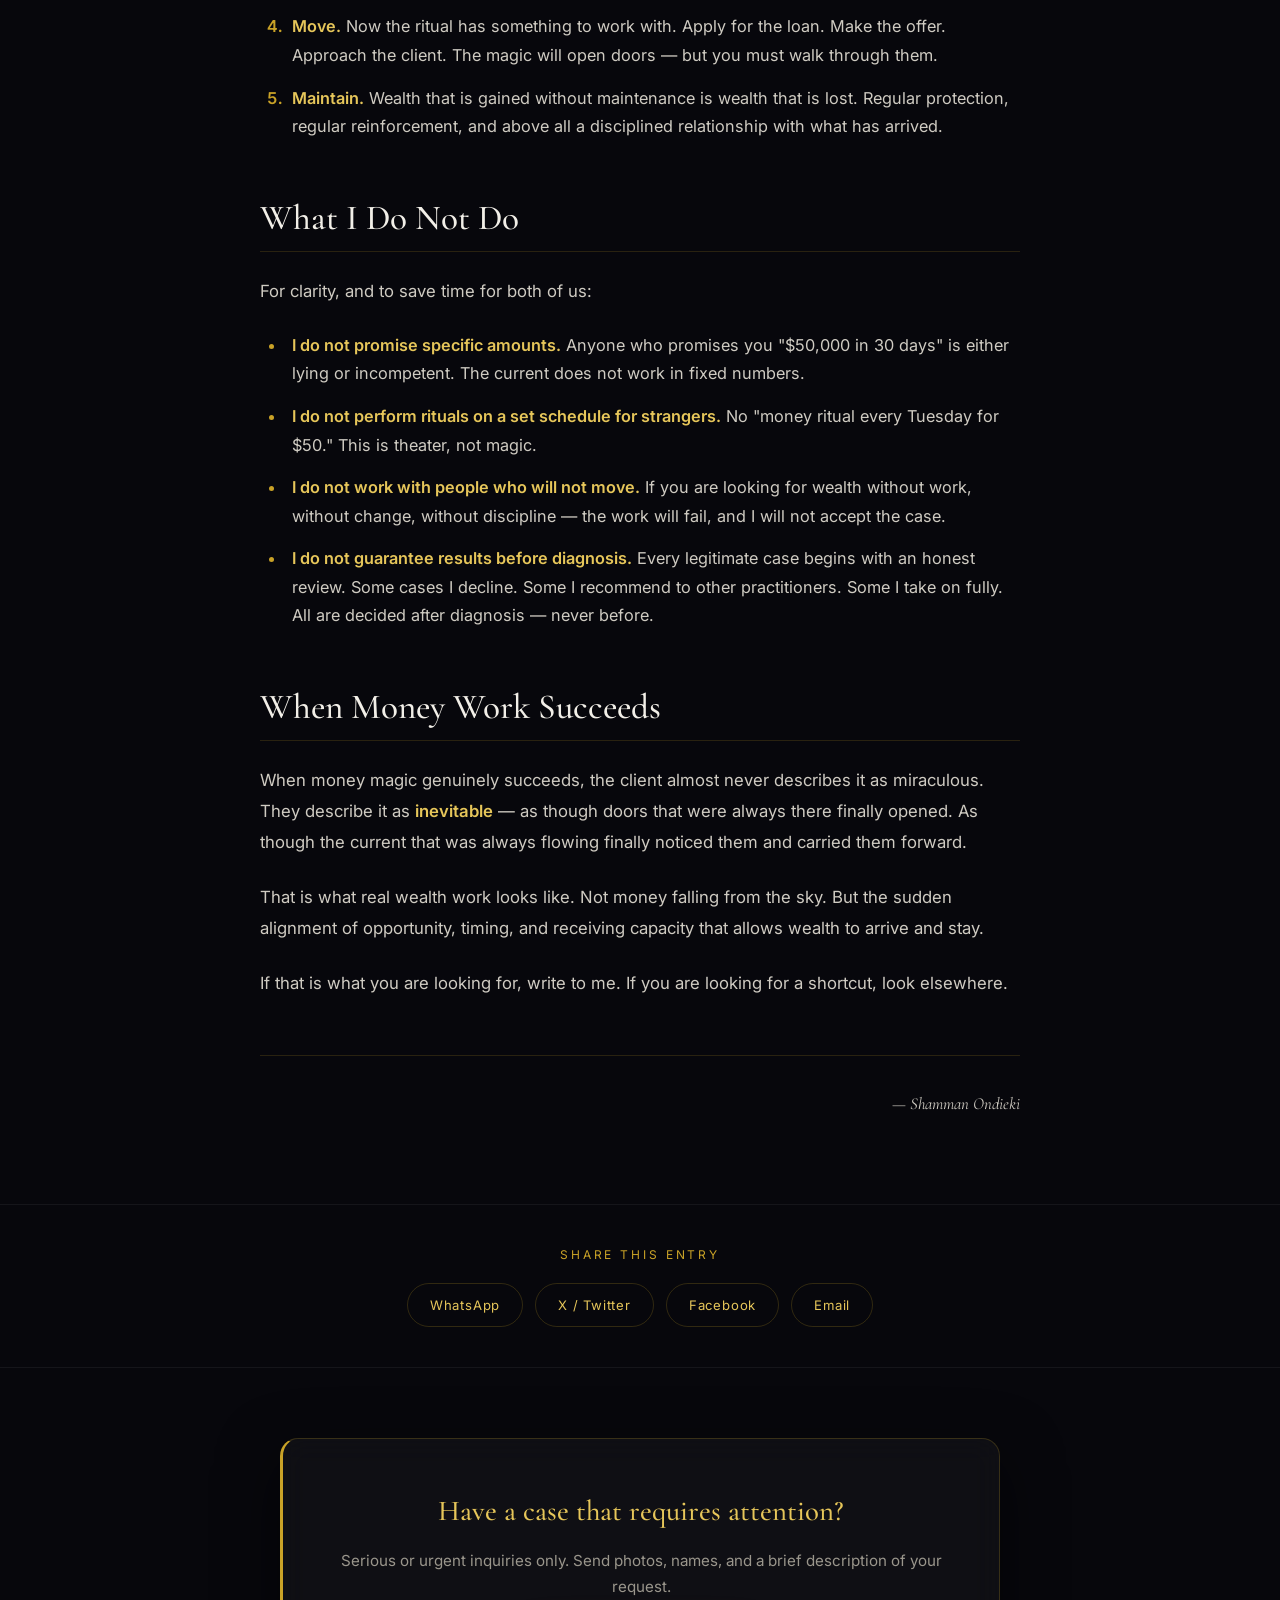
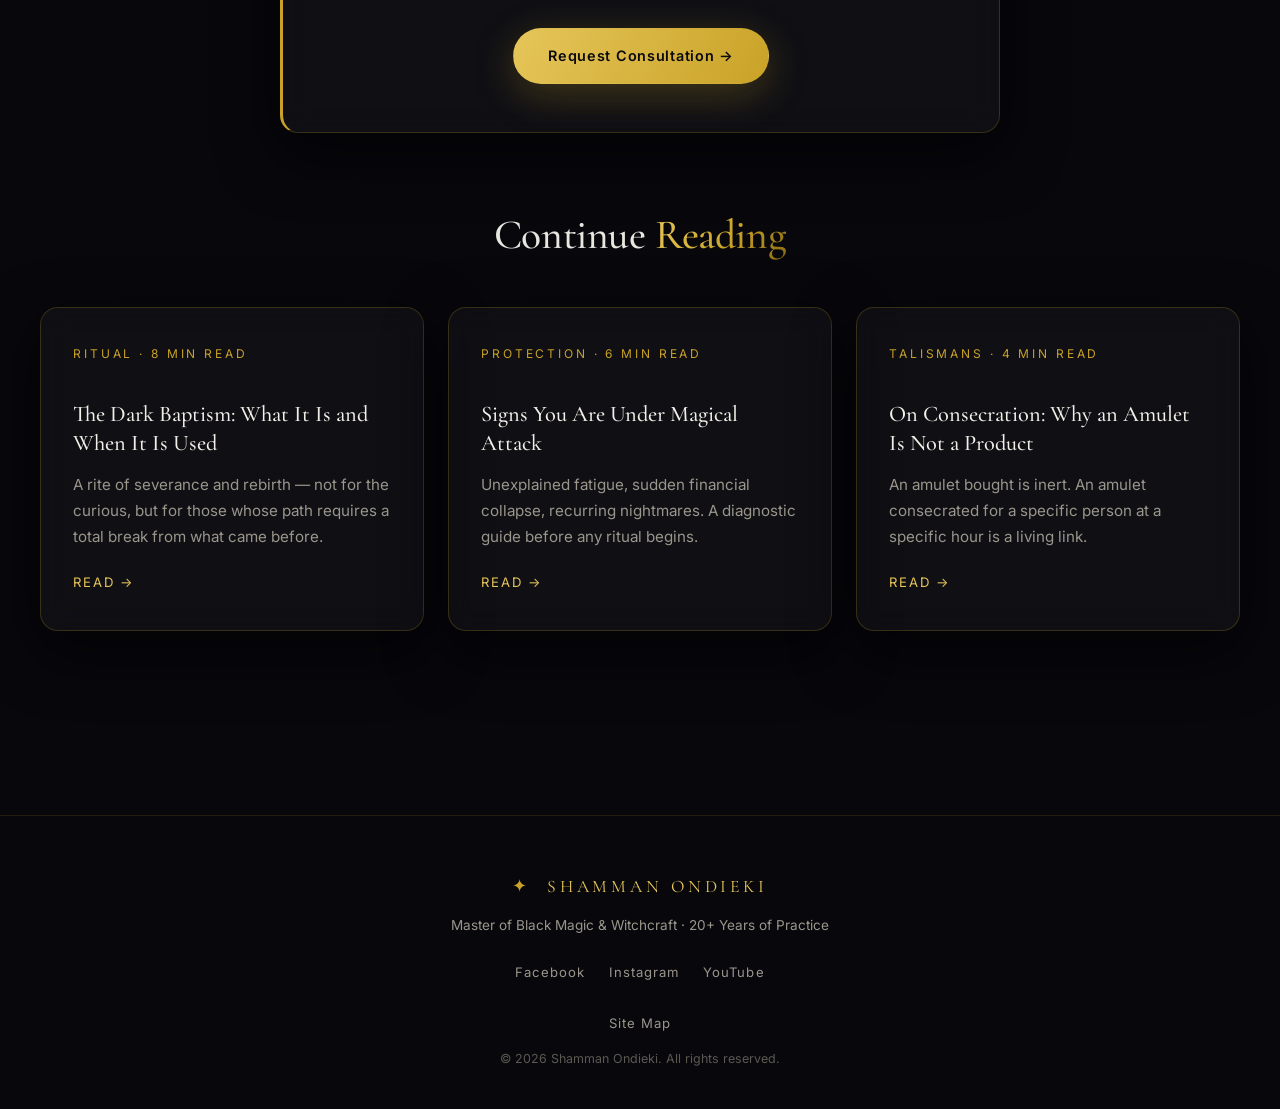
<file: post-money.html>
<!DOCTYPE html>
<html lang="en">
<head>
<meta charset="UTF-8" />
<meta name="viewport" content="width=device-width, initial-scale=1.0" />
<meta name="description" content="Why Most Money Magic Fails (and What Works Instead) — a structural look at prosperity work by Shamman Ondieki." />
<meta name="author" content="Shamman Ondieki" />
<title>Why Most Money Magic Fails — Shamman Ondieki's Journal</title>

<meta property="og:type" content="article" />
<meta property="og:title" content="Why Most Money Magic Fails (and What Works Instead)" />
<meta property="og:description" content="Wealth rituals fail when the practitioner treats money as an object rather than a current. A structural look at prosperity work." />
<meta property="og:url" content="https://doctorokude.github.io/powerfulwitchdoctor/post-money.html" />
<meta property="og:site_name" content="Shamman Ondieki" />

<link rel="icon" href="data:image/svg+xml,<svg xmlns='http://www.w3.org/2000/svg' viewBox='0 0 100 100'><text y='.9em' font-size='90'>✦</text></svg>">
<link rel="preconnect" href="https://fonts.googleapis.com">
<link rel="preconnect" href="https://fonts.gstatic.com" crossorigin>
<link href="https://fonts.googleapis.com/css2?family=Cormorant+Garamond:wght@400;500;600;700&family=Inter:wght@300;400;500;600&display=swap" rel="stylesheet">
<link rel="stylesheet" href="style.css" />
</head>
<body>

<div class="bg-orbs" aria-hidden="true">
  <span class="orb orb-1"></span>
  <span class="orb orb-2"></span>
  <span class="orb orb-3"></span>
</div>

<header class="nav scrolled" id="nav">
  <div class="nav-inner">
    <a href="index.html" class="brand">
      <span class="brand-mark">✦</span>
      <span class="brand-name">SHAMMAN ONDIEKI</span>
    </a>
    <nav class="nav-links">
      <a href="index.html#about">About</a>
      <a href="index.html#services">Services</a>
      <a href="index.html#process">Process</a>
      <a href="index.html#testimonials">Testimonials</a>
      <a href="blog.html" class="nav-cta">Journal</a>
    </nav>
    <button class="menu-toggle" aria-label="Menu" id="menuToggle">
      <span></span><span></span><span></span>
    </button>
  </div>
</header>

<article class="post-single">

  <header class="post-header">
    <div class="section-inner">
      <a href="blog.html" class="post-back">← Back to Journal</a>
      <p class="post-meta">Money · 7 min read · Published 2026</p>
      <h1 class="post-title">Why Most Money Magic Fails (and What Works Instead)</h1>
      <p class="post-lede">
        Wealth rituals fail when the practitioner treats money as an object
        rather than a current. A structural look at prosperity work — and
        the discipline it actually requires.
      </p>
      <div class="post-byline">
        <span class="t-avatar">✦</span>
        <span class="t-meta">
          <strong>Shamman Ondieki</strong>
          <em>Master of Black Magic &amp; Witchcraft</em>
        </span>
      </div>
    </div>
  </header>

  <div class="post-body">
    <div class="section-inner">

      <p>
        Every week I receive messages from people who have tried money
        magic and been disappointed. They bought an amulet, chanted a
        psalm, lit a green candle, bathed in salt water under a full moon.
        Some paid another practitioner hundreds of dollars for a ritual
        that produced nothing. They arrive at my door not asking for
        wealth, but asking why the wealth never came.
      </p>

      <p>
        The answer is almost always the same: they were taught to treat
        money as an <strong>object</strong>. It is not an object. It is
        a current — and currents obey different laws.
      </p>

      <h2>The Object Error</h2>

      <p>
        Money magic fails most often because the person approaches it the
        way they would approach a spell for a lost item. They think: if I
        perform the correct rite at the correct time, money will appear.
        As if money were a thing that could be located, grabbed, and held.
      </p>

      <p>
        But money is not a thing. It is a <strong>flow</strong> — a medium
        through which value, obligation, trust, and exchange move. When
        you cast a ritual for money, you are not calling an object toward
        you. You are attempting to insert yourself into a current. If you
        are structurally positioned wrong, no amount of ritual will help.
      </p>

      <blockquote>
        You cannot hold a current in your hands.<br/>
        You can only stand within it — or be swept aside by it.
      </blockquote>

      <h2>The Four Blockers</h2>

      <p>
        In twenty years of wealth work, I have found four structural
        blockers that defeat most money magic before it even begins. Every
        serious case contains at least one. Most contain two or three.
      </p>

      <h3>1. The Boundary Blocker</h3>

      <p>
        You cannot receive. This is not a metaphor. When money approaches
        you, something in your life arranges for it to be diverted — an
        emergency, a delay, an unexpected expense. The current comes toward
        you and then moves around you as if you were not there.
      </p>

      <p>
        This blocker is almost always a <strong>boundary</strong> set in
        childhood or in a prior relationship — an agreement, spoken or
        unspoken, that you do not deserve abundance, or that having it
        would be dangerous.
      </p>

      <h3>2. The Reciprocity Blocker</h3>

      <p>
        You are in debt to something. Not a person — a <strong>tie</strong>.
        A gift never honored, an inheritance unearned, a favor unreturned,
        an agreement broken. Money refuses to accumulate in a vessel that
        is already promised to another.
      </p>

      <p>
        Until the tie is severed or satisfied, all wealth that enters
        will pass through you to its true owner. You will be a corridor,
        not a treasury.
      </p>

      <h3>3. The Conduit Blocker</h3>

      <p>
        You are holding wealth that is not yours. This sounds mystical
        but is practical: you are managing money for someone else, or
        carrying obligations for family members, or maintaining a home
        that belongs to another's name. The current reads you as an
        administrator, not a principal.
      </p>

      <p>
        This blocker is common in families where one person becomes the
        default caretaker of everyone else's finances, without boundary
        or reciprocity. Prosperity does not settle into a house that is
        always open to everyone else's need.
      </p>

      <h3>4. The Action Blocker</h3>

      <p>
        You do not move. Money is a current, and currents require
        participants. If you are waiting for the ritual to deliver money
        without any corresponding movement in your work, your
        relationships, or your offers — the ritual will fail. Not because
        magic does not work, but because you have asked it to do something
        it does not do.
      </p>

      <p>
        Magic removes obstructions. It reorders ties. It opens what was
        closed. It does <strong>not</strong> walk for you. If you will
        not walk, no amount of ritual will carry you.
      </p>

      <h2>What Actually Works</h2>

      <p>
        Effective money work follows a different order than most
        practitioners teach. It is not: ritual first, then life. It is
        <strong>structure first, then ritual</strong>. Specifically:
      </p>

      <ol>
        <li>
          <strong>Diagnose the blocker.</strong> Which of the four above
          is active in your case? This is what the first consultation
          with me determines.
        </li>
        <li>
          <strong>Clear the structural obstruction.</strong> Sever the
          tie. Establish the boundary. Close the corridor. This is the
          actual magical work — not a candle or a chant, but a formal
          restructuring of your position.
        </li>
        <li>
          <strong>Install the receiving structure.</strong> A protection
          for the wealth once it arrives. A binding to keep it from
          leaking out through the same channels that have always drained it.
        </li>
        <li>
          <strong>Move.</strong> Now the ritual has something to work with.
          Apply for the loan. Make the offer. Approach the client. The
          magic will open doors — but you must walk through them.
        </li>
        <li>
          <strong>Maintain.</strong> Wealth that is gained without
          maintenance is wealth that is lost. Regular protection, regular
          reinforcement, and above all a disciplined relationship with
          what has arrived.
        </li>
      </ol>

      <h2>What I Do Not Do</h2>

      <p>
        For clarity, and to save time for both of us:
      </p>

      <ul>
        <li>
          <strong>I do not promise specific amounts.</strong> Anyone who
          promises you "$50,000 in 30 days" is either lying or incompetent.
          The current does not work in fixed numbers.
        </li>
        <li>
          <strong>I do not perform rituals on a set schedule for strangers.</strong>
          No "money ritual every Tuesday for $50." This is theater, not
          magic.
        </li>
        <li>
          <strong>I do not work with people who will not move.</strong> If
          you are looking for wealth without work, without change, without
          discipline — the work will fail, and I will not accept the case.
        </li>
        <li>
          <strong>I do not guarantee results before diagnosis.</strong>
          Every legitimate case begins with an honest review. Some cases
          I decline. Some I recommend to other practitioners. Some I take
          on fully. All are decided after diagnosis — never before.
        </li>
      </ul>

      <h2>When Money Work Succeeds</h2>

      <p>
        When money magic genuinely succeeds, the client almost never
        describes it as miraculous. They describe it as
        <strong>inevitable</strong> — as though doors that were always
        there finally opened. As though the current that was always
        flowing finally noticed them and carried them forward.
      </p>

      <p>
        That is what real wealth work looks like. Not money falling from
        the sky. But the sudden alignment of opportunity, timing, and
        receiving capacity that allows wealth to arrive and stay.
      </p>

      <p>
        If that is what you are looking for, write to me. If you are
        looking for a shortcut, look elsewhere.
      </p>

      <p class="post-closing">
        — Shamman Ondieki
      </p>

    </div>
  </div>

  <div class="post-share">
    <div class="section-inner">
      <p class="share-label">Share this entry</p>
      <div class="share-buttons">
        <a href="https://wa.me/?text=Why%20Most%20Money%20Magic%20Fails%20—%20https://doctorokude.github.io/powerfulwitchdoctor/post-money.html" target="_blank" rel="noopener" aria-label="Share on WhatsApp">WhatsApp</a>
        <a href="https://twitter.com/intent/tweet?text=Why%20Most%20Money%20Magic%20Fails&url=https://doctorokude.github.io/powerfulwitchdoctor/post-money.html" target="_blank" rel="noopener" aria-label="Share on X">X / Twitter</a>
        <a href="https://www.facebook.com/sharer/sharer.php?u=https://doctorokude.github.io/powerfulwitchdoctor/post-money.html" target="_blank" rel="noopener" aria-label="Share on Facebook">Facebook</a>
        <a href="mailto:?subject=Why%20Most%20Money%20Magic%20Fails&body=Reading%20this%20—%20https://doctorokude.github.io/powerfulwitchdoctor/post-money.html" aria-label="Share by email">Email</a>
      </div>
    </div>
  </div>

  <div class="post-cta">
    <div class="section-inner">
      <div class="blog-cta glass">
        <h3>Have a case that requires attention?</h3>
        <p>Serious or urgent inquiries only. Send photos, names, and a brief description of your request.</p>
        <a class="btn btn-primary" href="https://wa.me/254757949247?text=Hello%20Doctor%20Shamman%20Ondieki%2C%20I%20read%20your%20journal%20and%20would%20like%20to%20request%20a%20consultation." target="_blank" rel="noopener">Request Consultation →</a>
      </div>
    </div>
  </div>

  <section class="post-related">
    <div class="section-inner">
      <h2 class="section-title">Continue <span class="gold">Reading</span></h2>
      <div class="blog-grid">

        <article class="post-card glass">
          <p class="post-meta">Ritual · 8 min read</p>
          <h3><a href="post.html">The Dark Baptism: What It Is and When It Is Used</a></h3>
          <p class="post-excerpt">
            A rite of severance and rebirth — not for the curious, but for those
            whose path requires a total break from what came before.
          </p>
          <a href="post.html" class="post-link">Read →</a>
        </article>

        <article class="post-card glass">
          <p class="post-meta">Protection · 6 min read</p>
          <h3><a href="post-attack.html">Signs You Are Under Magical Attack</a></h3>
          <p class="post-excerpt">
            Unexplained fatigue, sudden financial collapse, recurring nightmares.
            A diagnostic guide before any ritual begins.
          </p>
          <a href="post-attack.html" class="post-link">Read →</a>
        </article>

        <article class="post-card glass">
          <p class="post-meta">Talismans · 4 min read</p>
          <h3><a href="#">On Consecration: Why an Amulet Is Not a Product</a></h3>
          <p class="post-excerpt">
            An amulet bought is inert. An amulet consecrated for a specific
            person at a specific hour is a living link.
          </p>
          <a href="#" class="post-link">Read →</a>
        </article>

      </div>
    </div>
  </section>

</article>

<footer class="footer">
  <div class="footer-inner">
    <div class="footer-brand"><span class="brand-mark">✦</span> SHAMMAN ONDIEKI</div>
    <p class="footer-tag">Master of Black Magic &amp; Witchcraft · 20+ Years of Practice</p>
    <div class="footer-socials">
      <a href="#" aria-label="Facebook">Facebook</a>
      <a href="#" aria-label="Instagram">Instagram</a>
      <a href="#" aria-label="YouTube">YouTube</a>
    </div>
    <p class="footer-links">
  <a href="sitemap.html">Site Map</a>
</p>
<p class="footer-copy">© <span id="year"></span> Shamman Ondieki. All rights reserved.</p>
  </div>
</footer>

<script>
  const menuToggle = document.getElementById('menuToggle');
  const nav = document.getElementById('nav');
  menuToggle.addEventListener('click', () => nav.classList.toggle('open'));
  document.getElementById('year').textContent = new Date().getFullYear();

  const io = new IntersectionObserver(entries => {
    entries.forEach(en => {
      if (en.isIntersecting) { en.target.classList.add('visible'); io.unobserve(en.target); }
    });
  }, { threshold: 0.12 });
  document.querySelectorAll('.post-card, .blog-cta, .post-body p, .post-body h2, .post-body h3, .post-body ul, .post-body ol')
    .forEach(el => { el.classList.add('reveal'); io.observe(el); });
</script>
</body>
</html>
</file>
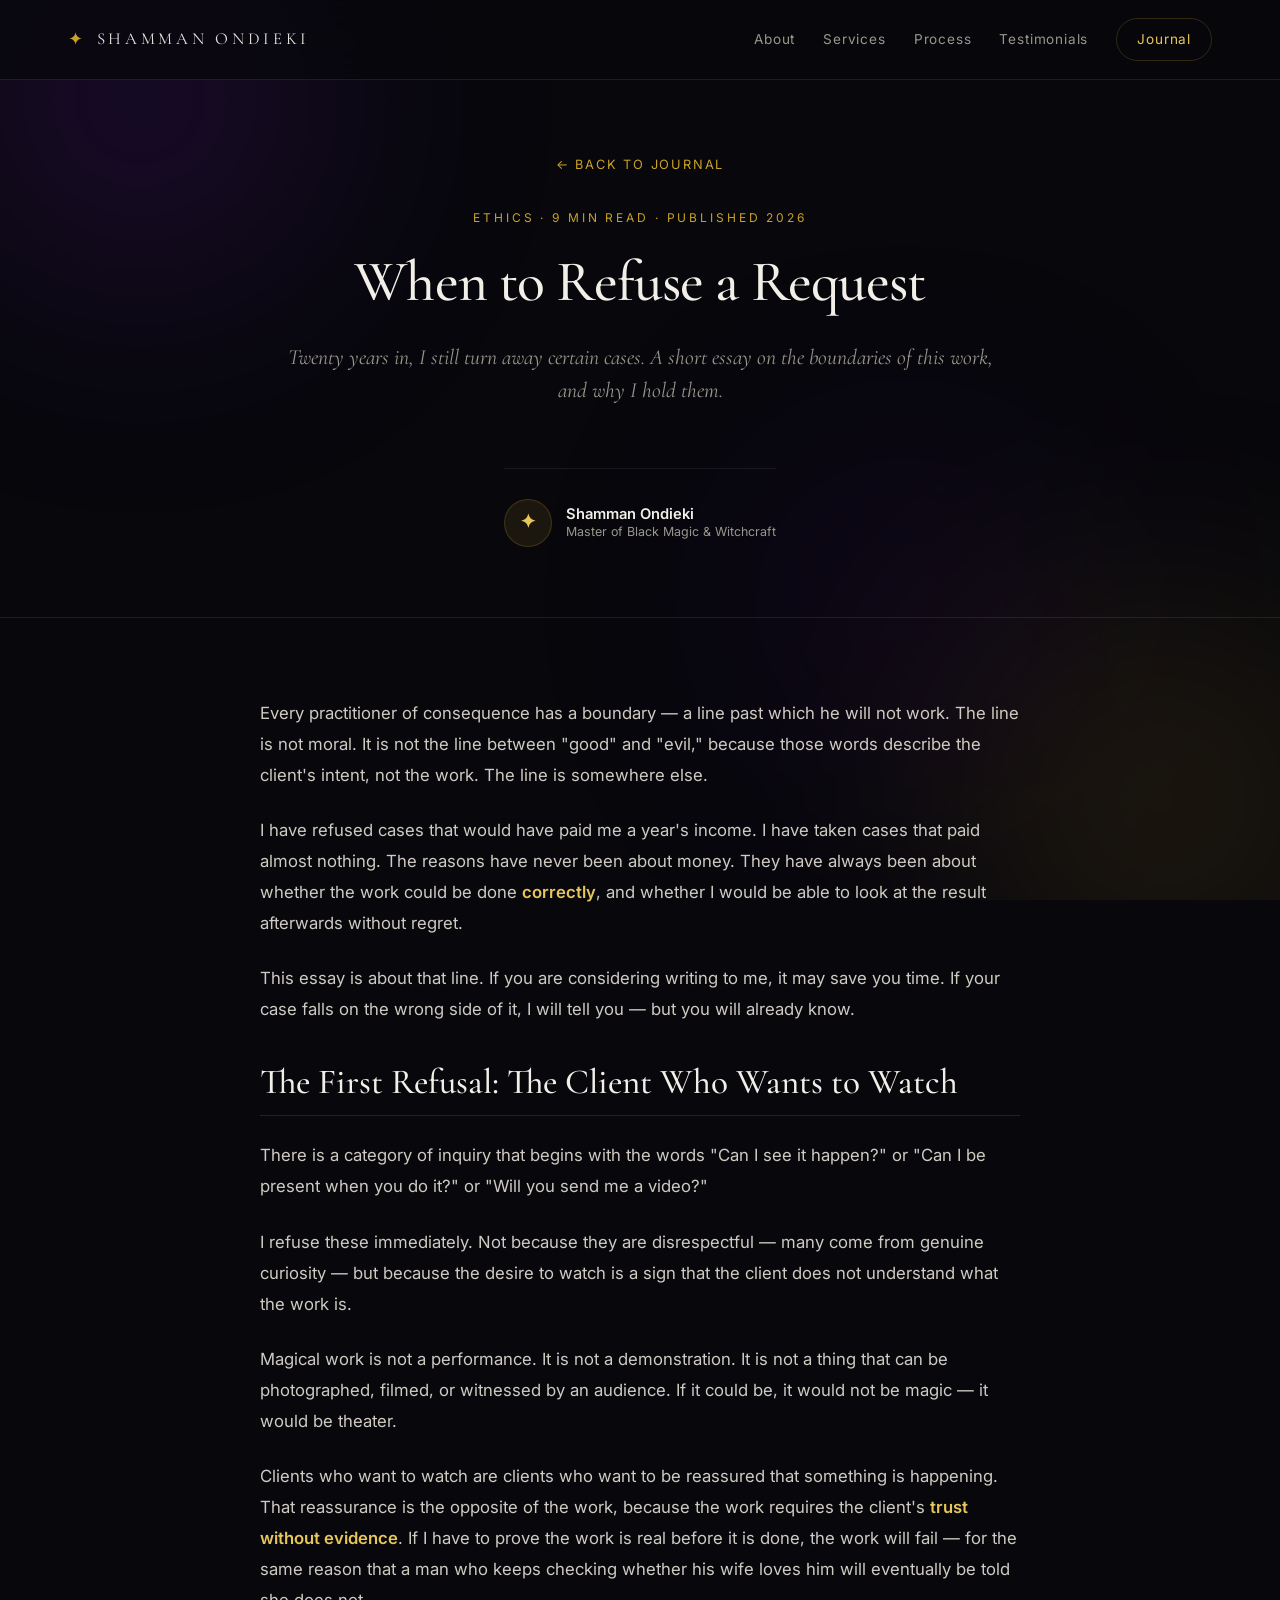
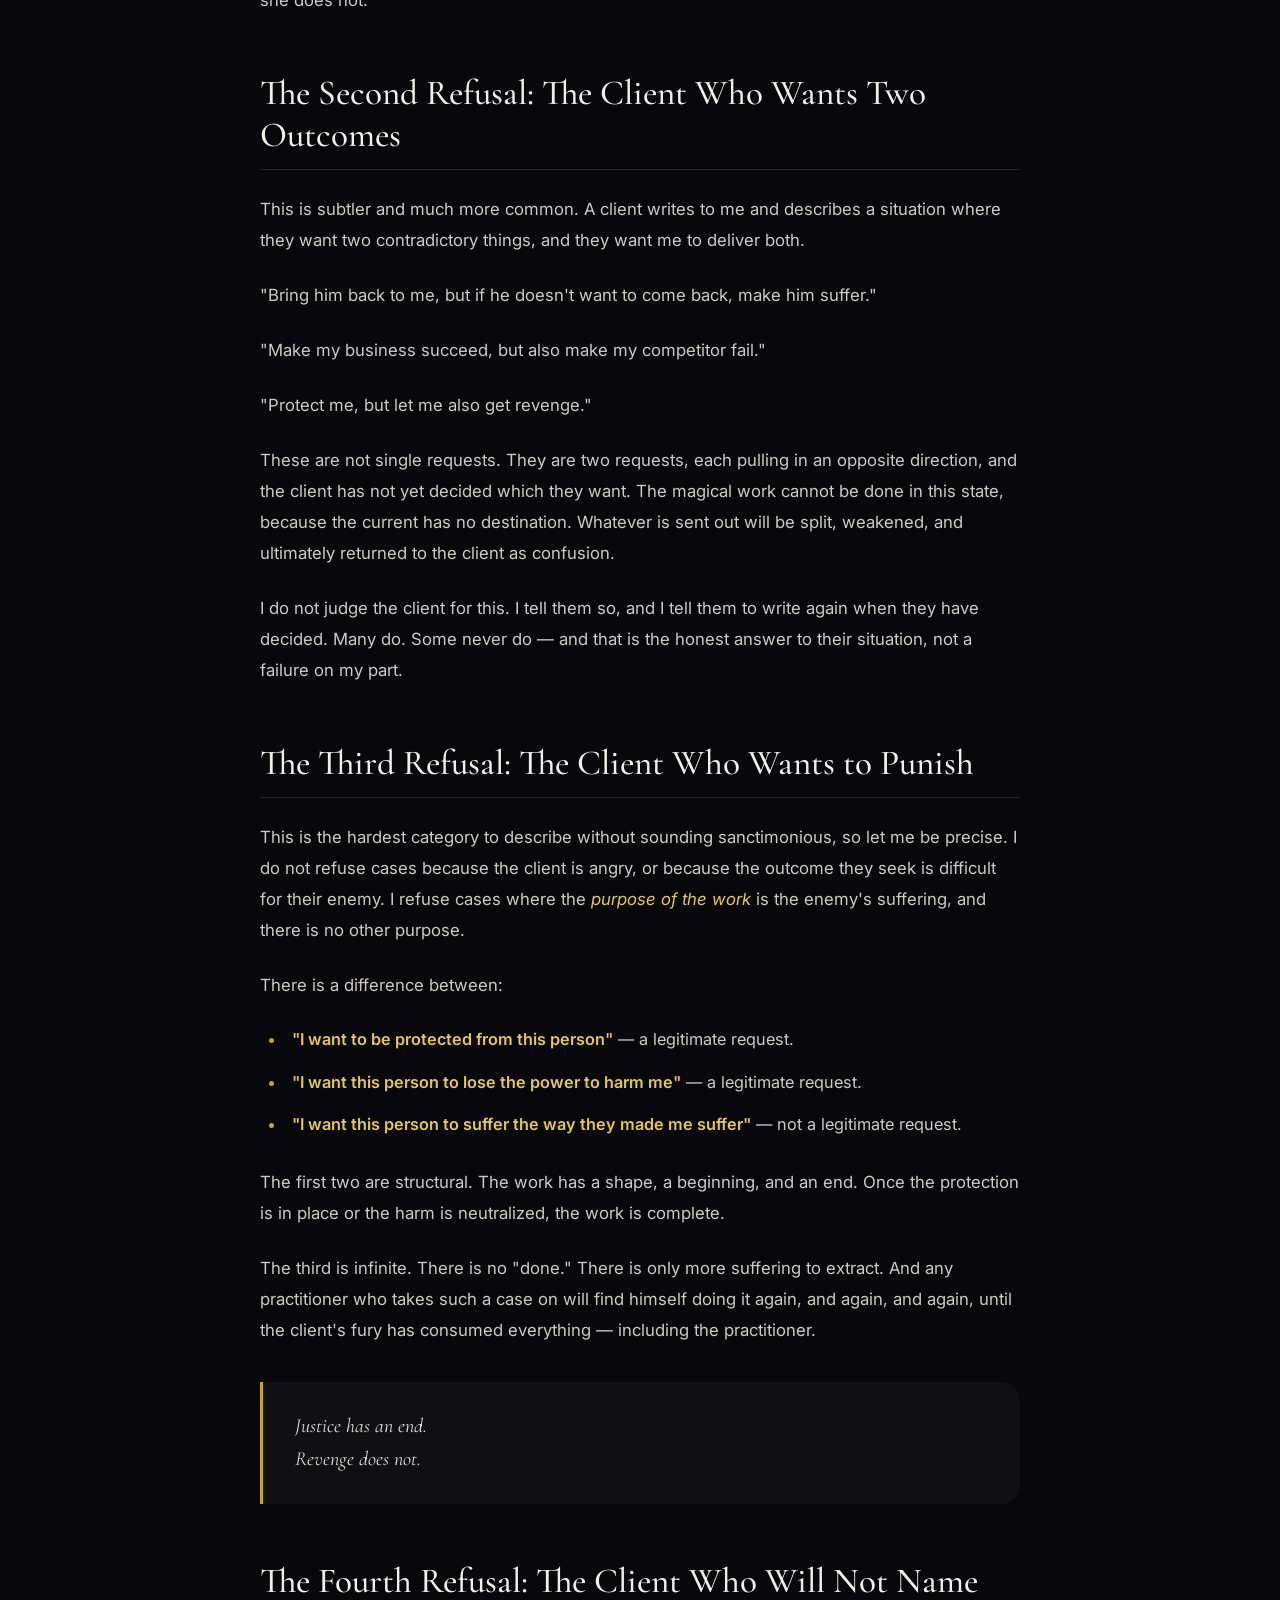
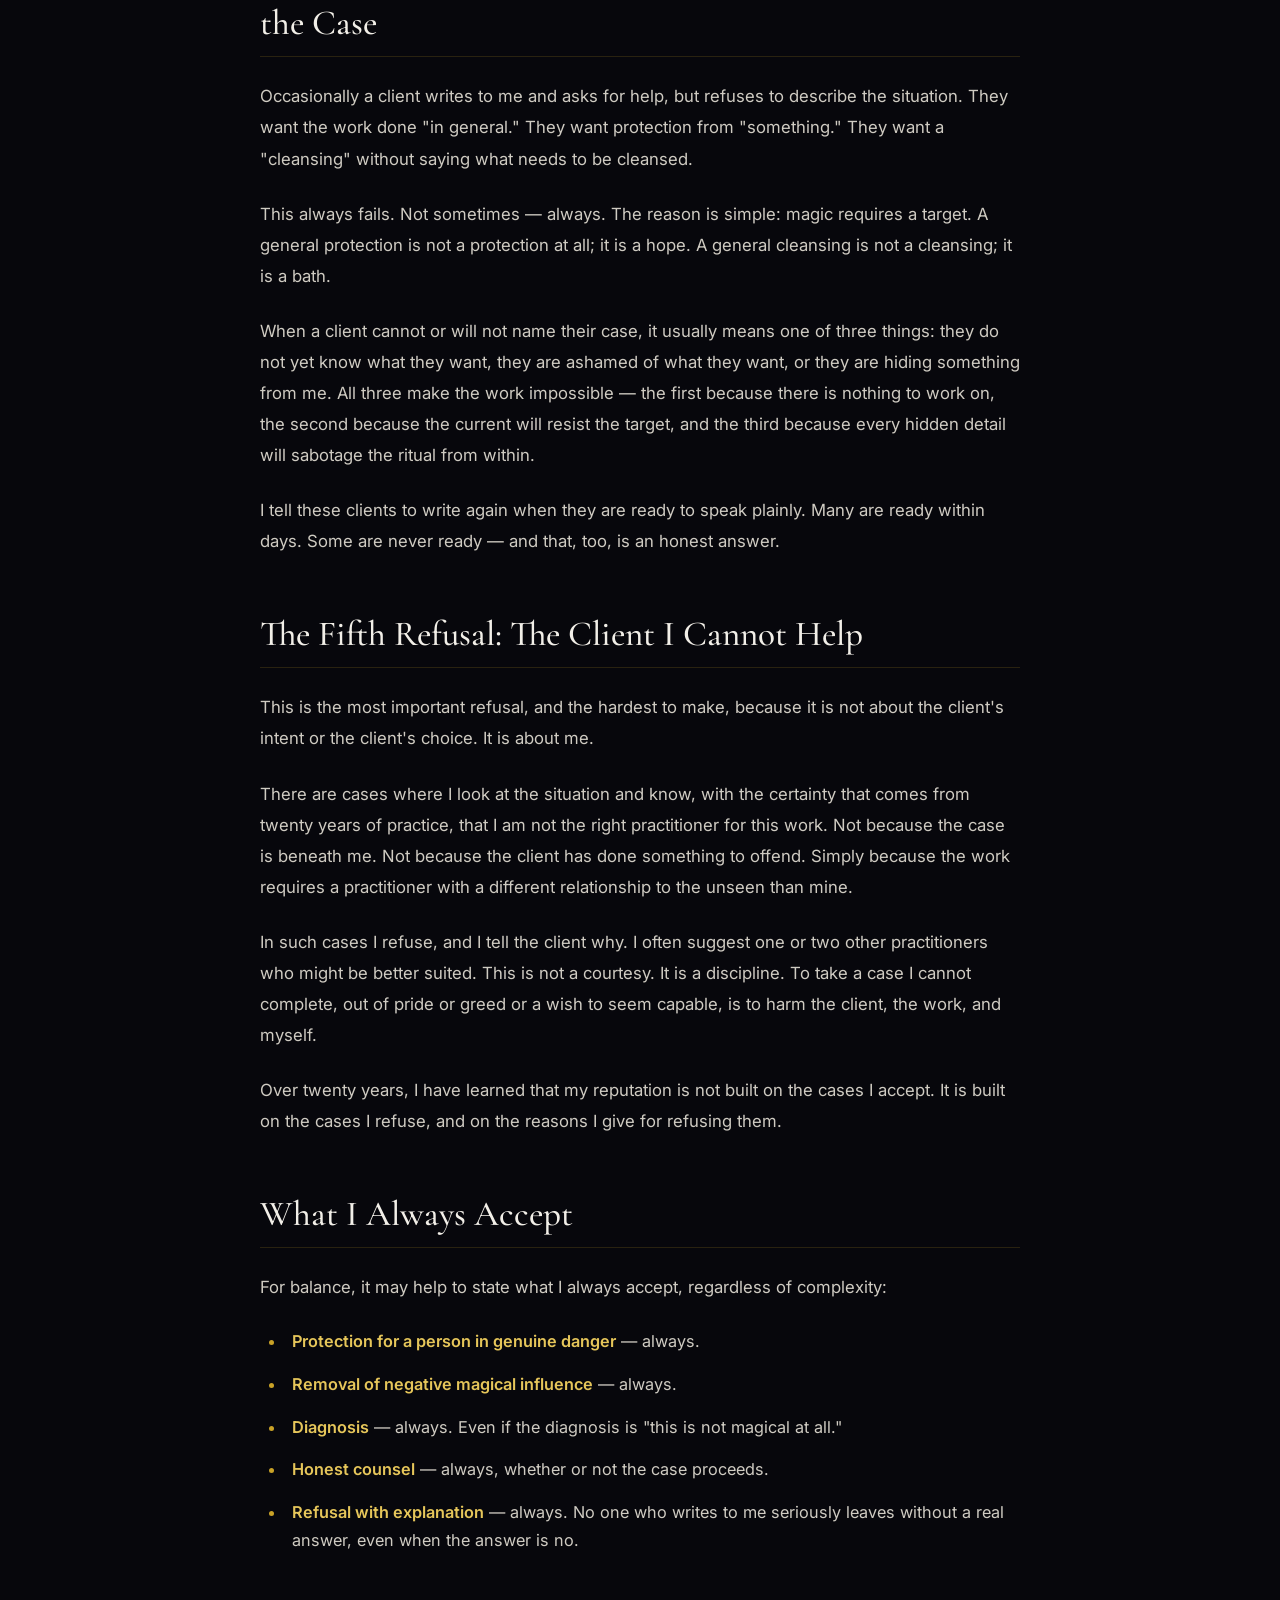
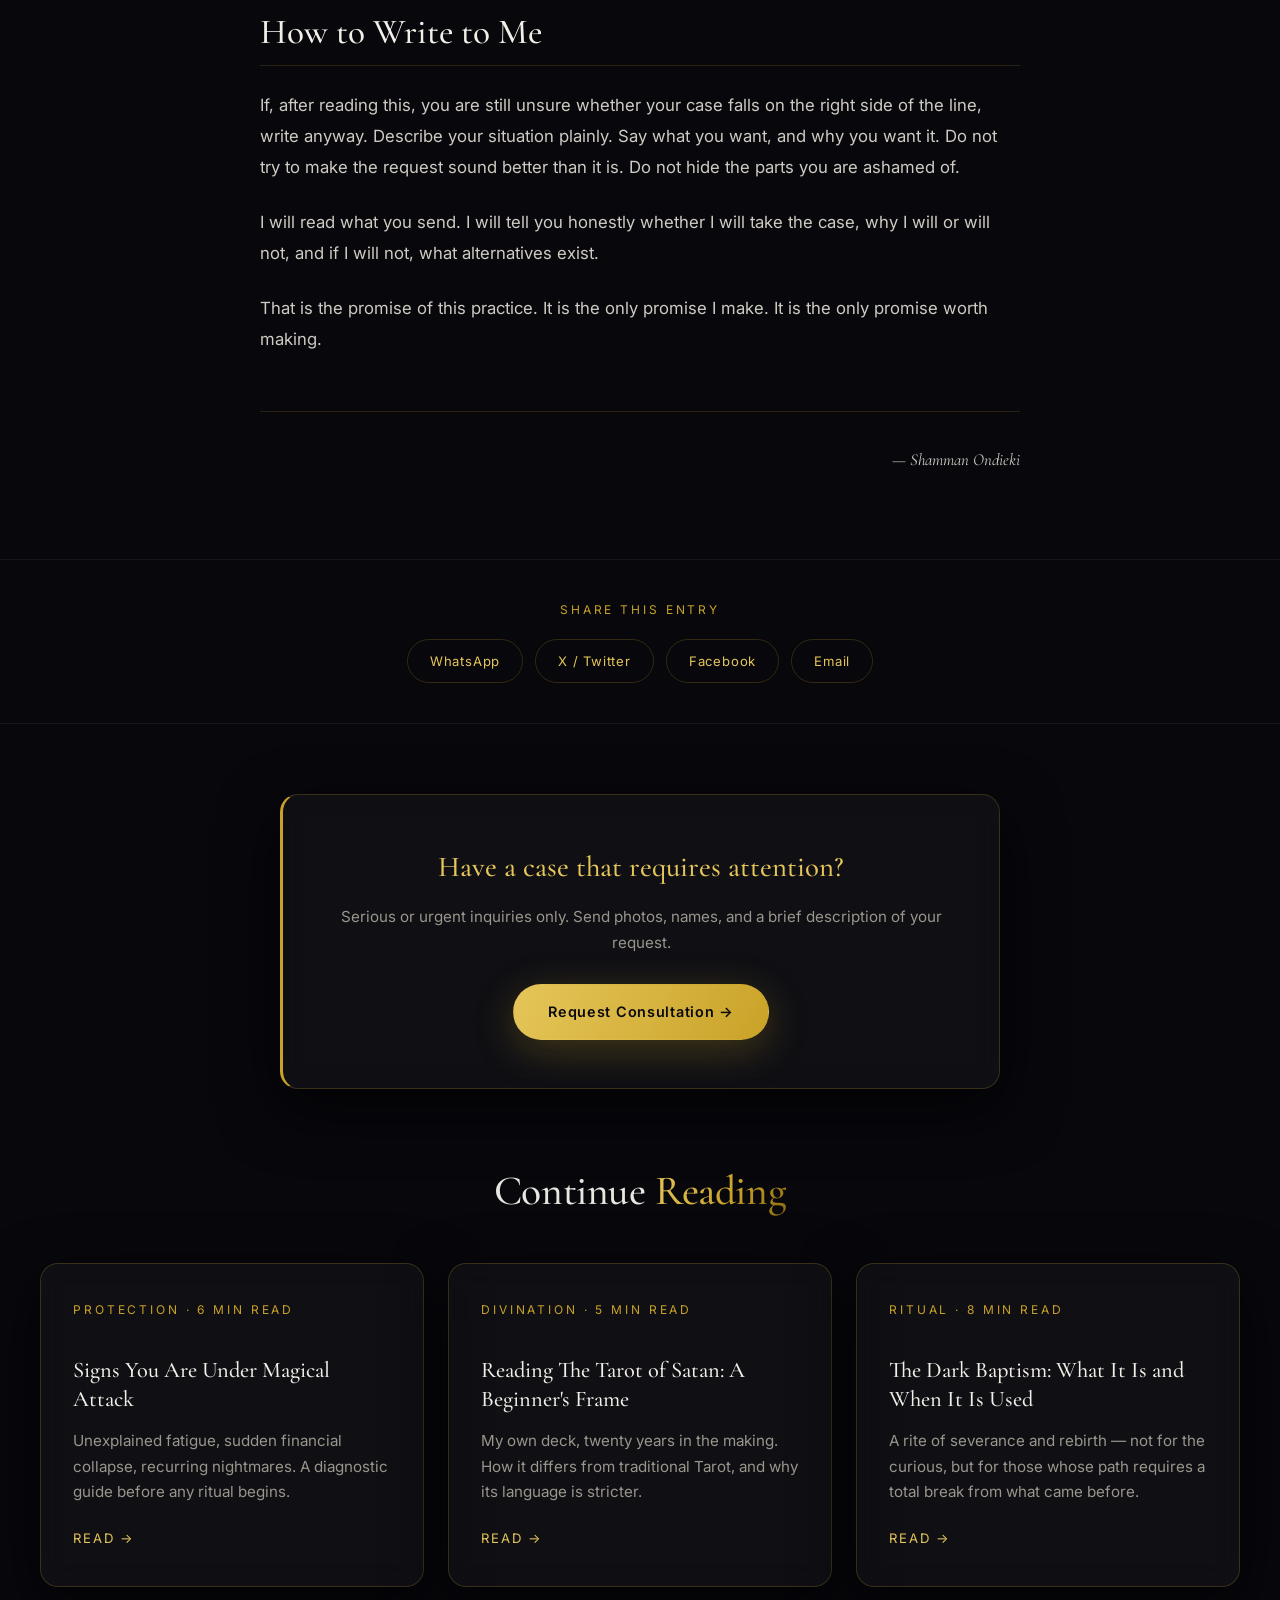
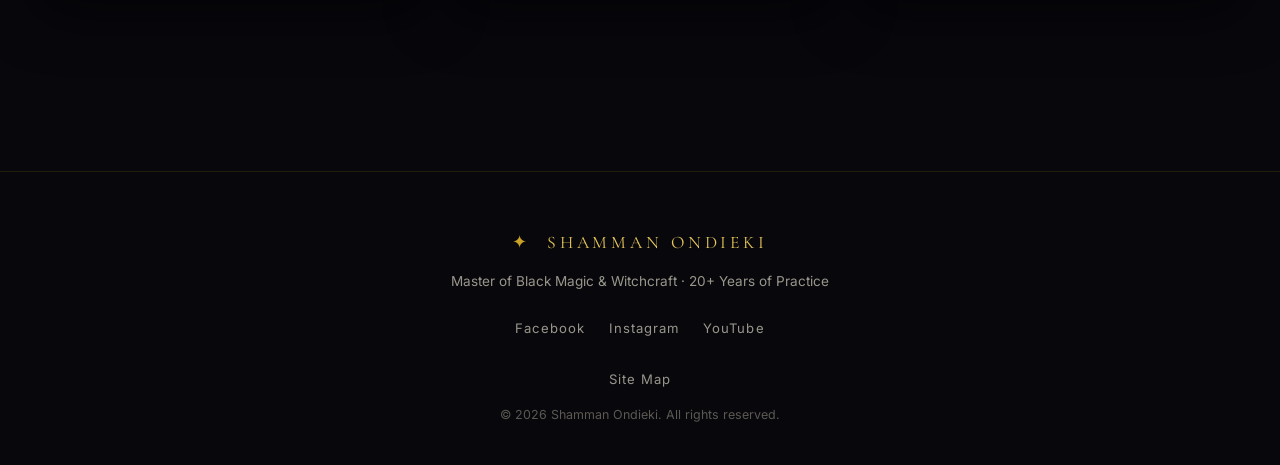
<file: post-refuse.html>
<!DOCTYPE html>
<html lang="en">
<head>
<meta charset="UTF-8" />
<meta name="viewport" content="width=device-width, initial-scale=1.0" />
<meta name="description" content="When to Refuse a Request — Shamman Ondieki on the boundaries of his practice, and why he holds them." />
<meta name="author" content="Shamman Ondieki" />
<title>When to Refuse a Request — Shamman Ondieki's Journal</title>

<meta property="og:type" content="article" />
<meta property="og:title" content="When to Refuse a Request" />
<meta property="og:description" content="Twenty years in, I still turn away certain cases. A short essay on the boundaries of this work, and why I hold them." />
<meta property="og:url" content="https://doctorokude.github.io/powerfulwitchdoctor/post-refuse.html" />
<meta property="og:site_name" content="Shamman Ondieki" />

<link rel="icon" href="data:image/svg+xml,<svg xmlns='http://www.w3.org/2000/svg' viewBox='0 0 100 100'><text y='.9em' font-size='90'>✦</text></svg>">
<link rel="preconnect" href="https://fonts.googleapis.com">
<link rel="preconnect" href="https://fonts.gstatic.com" crossorigin>
<link href="https://fonts.googleapis.com/css2?family=Cormorant+Garamond:wght@400;500;600;700&family=Inter:wght@300;400;500;600&display=swap" rel="stylesheet">
<link rel="stylesheet" href="style.css" />
</head>
<body>

<div class="bg-orbs" aria-hidden="true">
  <span class="orb orb-1"></span>
  <span class="orb orb-2"></span>
  <span class="orb orb-3"></span>
</div>

<header class="nav scrolled" id="nav">
  <div class="nav-inner">
    <a href="index.html" class="brand">
      <span class="brand-mark">✦</span>
      <span class="brand-name">SHAMMAN ONDIEKI</span>
    </a>
    <nav class="nav-links">
      <a href="index.html#about">About</a>
      <a href="index.html#services">Services</a>
      <a href="index.html#process">Process</a>
      <a href="index.html#testimonials">Testimonials</a>
      <a href="blog.html" class="nav-cta">Journal</a>
    </nav>
    <button class="menu-toggle" aria-label="Menu" id="menuToggle">
      <span></span><span></span><span></span>
    </button>
  </div>
</header>

<article class="post-single">

  <header class="post-header">
    <div class="section-inner">
      <a href="blog.html" class="post-back">← Back to Journal</a>
      <p class="post-meta">Ethics · 9 min read · Published 2026</p>
      <h1 class="post-title">When to Refuse a Request</h1>
      <p class="post-lede">
        Twenty years in, I still turn away certain cases. A short essay on
        the boundaries of this work, and why I hold them.
      </p>
      <div class="post-byline">
        <span class="t-avatar">✦</span>
        <span class="t-meta">
          <strong>Shamman Ondieki</strong>
          <em>Master of Black Magic &amp; Witchcraft</em>
        </span>
      </div>
    </div>
  </header>

  <div class="post-body">
    <div class="section-inner">

      <p>
        Every practitioner of consequence has a boundary — a line past
        which he will not work. The line is not moral. It is not the
        line between "good" and "evil," because those words describe
        the client's intent, not the work. The line is somewhere else.
      </p>

      <p>
        I have refused cases that would have paid me a year's income.
        I have taken cases that paid almost nothing. The reasons have
        never been about money. They have always been about whether the
        work could be done <strong>correctly</strong>, and whether I
        would be able to look at the result afterwards without regret.
      </p>

      <p>
        This essay is about that line. If you are considering writing
        to me, it may save you time. If your case falls on the wrong
        side of it, I will tell you — but you will already know.
      </p>

      <h2>The First Refusal: The Client Who Wants to Watch</h2>

      <p>
        There is a category of inquiry that begins with the words
        "Can I see it happen?" or "Can I be present when you do it?"
        or "Will you send me a video?"
      </p>

      <p>
        I refuse these immediately. Not because they are disrespectful
        — many come from genuine curiosity — but because the desire
        to watch is a sign that the client does not understand what
        the work is.
      </p>

      <p>
        Magical work is not a performance. It is not a demonstration.
        It is not a thing that can be photographed, filmed, or witnessed
        by an audience. If it could be, it would not be magic — it
        would be theater.
      </p>

      <p>
        Clients who want to watch are clients who want to be reassured
        that something is happening. That reassurance is the opposite
        of the work, because the work requires the client's
        <strong>trust without evidence</strong>. If I have to prove
        the work is real before it is done, the work will fail — for
        the same reason that a man who keeps checking whether his
        wife loves him will eventually be told she does not.
      </p>

      <h2>The Second Refusal: The Client Who Wants Two Outcomes</h2>

      <p>
        This is subtler and much more common. A client writes to me
        and describes a situation where they want two contradictory
        things, and they want me to deliver both.
      </p>

      <p>
        "Bring him back to me, but if he doesn't want to come back,
        make him suffer."
      </p>

      <p>
        "Make my business succeed, but also make my competitor fail."
      </p>

      <p>
        "Protect me, but let me also get revenge."
      </p>

      <p>
        These are not single requests. They are two requests, each
        pulling in an opposite direction, and the client has not yet
        decided which they want. The magical work cannot be done in
        this state, because the current has no destination. Whatever
        is sent out will be split, weakened, and ultimately returned
        to the client as confusion.
      </p>

      <p>
        I do not judge the client for this. I tell them so, and I
        tell them to write again when they have decided. Many do.
        Some never do — and that is the honest answer to their
        situation, not a failure on my part.
      </p>

      <h2>The Third Refusal: The Client Who Wants to Punish</h2>

      <p>
        This is the hardest category to describe without sounding
        sanctimonious, so let me be precise. I do not refuse cases
        because the client is angry, or because the outcome they
        seek is difficult for their enemy. I refuse cases where
        the <em>purpose of the work</em> is the enemy's suffering,
        and there is no other purpose.
      </p>

      <p>
        There is a difference between:
      </p>

      <ul>
        <li>
          <strong>"I want to be protected from this person"</strong> —
          a legitimate request.
        </li>
        <li>
          <strong>"I want this person to lose the power to harm me"</strong> —
          a legitimate request.
        </li>
        <li>
          <strong>"I want this person to suffer the way they made me suffer"</strong> —
          not a legitimate request.
        </li>
      </ul>

      <p>
        The first two are structural. The work has a shape, a beginning,
        and an end. Once the protection is in place or the harm is
        neutralized, the work is complete.
      </p>

      <p>
        The third is infinite. There is no "done." There is only more
        suffering to extract. And any practitioner who takes such a
        case on will find himself doing it again, and again, and again,
        until the client's fury has consumed everything — including
        the practitioner.
      </p>

      <blockquote>
        Justice has an end.<br/>
        Revenge does not.
      </blockquote>

      <h2>The Fourth Refusal: The Client Who Will Not Name the Case</h2>

      <p>
        Occasionally a client writes to me and asks for help, but
        refuses to describe the situation. They want the work done
        "in general." They want protection from "something." They
        want a "cleansing" without saying what needs to be cleansed.
      </p>

      <p>
        This always fails. Not sometimes — always. The reason is
        simple: magic requires a target. A general protection is not
        a protection at all; it is a hope. A general cleansing is
        not a cleansing; it is a bath.
      </p>

      <p>
        When a client cannot or will not name their case, it usually
        means one of three things: they do not yet know what they
        want, they are ashamed of what they want, or they are hiding
        something from me. All three make the work impossible — the
        first because there is nothing to work on, the second because
        the current will resist the target, and the third because
        every hidden detail will sabotage the ritual from within.
      </p>

      <p>
        I tell these clients to write again when they are ready to
        speak plainly. Many are ready within days. Some are never
        ready — and that, too, is an honest answer.
      </p>

      <h2>The Fifth Refusal: The Client I Cannot Help</h2>

      <p>
        This is the most important refusal, and the hardest to make,
        because it is not about the client's intent or the client's
        choice. It is about me.
      </p>

      <p>
        There are cases where I look at the situation and know, with
        the certainty that comes from twenty years of practice, that
        I am not the right practitioner for this work. Not because
        the case is beneath me. Not because the client has done
        something to offend. Simply because the work requires a
        practitioner with a different relationship to the unseen
        than mine.
      </p>

      <p>
        In such cases I refuse, and I tell the client why. I often
        suggest one or two other practitioners who might be better
        suited. This is not a courtesy. It is a discipline. To take
        a case I cannot complete, out of pride or greed or a wish
        to seem capable, is to harm the client, the work, and
        myself.
      </p>

      <p>
        Over twenty years, I have learned that my reputation is not
        built on the cases I accept. It is built on the cases I
        refuse, and on the reasons I give for refusing them.
      </p>

      <h2>What I Always Accept</h2>

      <p>
        For balance, it may help to state what I always accept,
        regardless of complexity:
      </p>

      <ul>
        <li>
          <strong>Protection for a person in genuine danger</strong> —
          always.
        </li>
        <li>
          <strong>Removal of negative magical influence</strong> —
          always.
        </li>
        <li>
          <strong>Diagnosis</strong> — always. Even if the diagnosis
          is "this is not magical at all."
        </li>
        <li>
          <strong>Honest counsel</strong> — always, whether or not
          the case proceeds.
        </li>
        <li>
          <strong>Refusal with explanation</strong> — always. No one
          who writes to me seriously leaves without a real answer,
          even when the answer is no.
        </li>
      </ul>

      <h2>How to Write to Me</h2>

      <p>
        If, after reading this, you are still unsure whether your
        case falls on the right side of the line, write anyway.
        Describe your situation plainly. Say what you want, and why
        you want it. Do not try to make the request sound better
        than it is. Do not hide the parts you are ashamed of.
      </p>

      <p>
        I will read what you send. I will tell you honestly whether
        I will take the case, why I will or will not, and if I will
        not, what alternatives exist.
      </p>

      <p>
        That is the promise of this practice. It is the only promise
        I make. It is the only promise worth making.
      </p>

      <p class="post-closing">
        — Shamman Ondieki
      </p>

    </div>
  </div>

  <div class="post-share">
    <div class="section-inner">
      <p class="share-label">Share this entry</p>
      <div class="share-buttons">
        <a href="https://wa.me/?text=When%20to%20Refuse%20a%20Request%20—%20https://doctorokude.github.io/powerfulwitchdoctor/post-refuse.html" target="_blank" rel="noopener" aria-label="Share on WhatsApp">WhatsApp</a>
        <a href="https://twitter.com/intent/tweet?text=When%20to%20Refuse%20a%20Request&url=https://doctorokude.github.io/powerfulwitchdoctor/post-refuse.html" target="_blank" rel="noopener" aria-label="Share on X">X / Twitter</a>
        <a href="https://www.facebook.com/sharer/sharer.php?u=https://doctorokude.github.io/powerfulwitchdoctor/post-refuse.html" target="_blank" rel="noopener" aria-label="Share on Facebook">Facebook</a>
        <a href="mailto:?subject=When%20to%20Refuse%20a%20Request&body=Reading%20this%20—%20https://doctorokude.github.io/powerfulwitchdoctor/post-refuse.html" aria-label="Share by email">Email</a>
      </div>
    </div>
  </div>

  <div class="post-cta">
    <div class="section-inner">
      <div class="blog-cta glass">
        <h3>Have a case that requires attention?</h3>
        <p>Serious or urgent inquiries only. Send photos, names, and a brief description of your request.</p>
        <a class="btn btn-primary" href="https://wa.me/254757949247?text=Hello%20Doctor%20Shamman%20Ondieki%2C%20I%20read%20your%20journal%20and%20would%20like%20to%20request%20a%20consultation." target="_blank" rel="noopener">Request Consultation →</a>
      </div>
    </div>
  </div>

  <section class="post-related">
    <div class="section-inner">
      <h2 class="section-title">Continue <span class="gold">Reading</span></h2>
      <div class="blog-grid">

        <article class="post-card glass">
          <p class="post-meta">Protection · 6 min read</p>
          <h3><a href="post-attack.html">Signs You Are Under Magical Attack</a></h3>
          <p class="post-excerpt">
            Unexplained fatigue, sudden financial collapse, recurring nightmares.
            A diagnostic guide before any ritual begins.
          </p>
          <a href="post-attack.html" class="post-link">Read →</a>
        </article>

        <article class="post-card glass">
          <p class="post-meta">Divination · 5 min read</p>
          <h3><a href="post-tarot.html">Reading The Tarot of Satan: A Beginner's Frame</a></h3>
          <p class="post-excerpt">
            My own deck, twenty years in the making. How it differs from
            traditional Tarot, and why its language is stricter.
          </p>
          <a href="post-tarot.html" class="post-link">Read →</a>
        </article>

        <article class="post-card glass">
          <p class="post-meta">Ritual · 8 min read</p>
          <h3><a href="post.html">The Dark Baptism: What It Is and When It Is Used</a></h3>
          <p class="post-excerpt">
            A rite of severance and rebirth — not for the curious, but for those
            whose path requires a total break from what came before.
          </p>
          <a href="post.html" class="post-link">Read →</a>
        </article>

      </div>
    </div>
  </section>

</article>

<footer class="footer">
  <div class="footer-inner">
    <div class="footer-brand"><span class="brand-mark">✦</span> SHAMMAN ONDIEKI</div>
    <p class="footer-tag">Master of Black Magic &amp; Witchcraft · 20+ Years of Practice</p>
    <div class="footer-socials">
      <a href="#" aria-label="Facebook">Facebook</a>
      <a href="#" aria-label="Instagram">Instagram</a>
      <a href="#" aria-label="YouTube">YouTube</a>
    </div>
    <p class="footer-links">
  <a href="sitemap.html">Site Map</a>
</p>
<p class="footer-copy">© <span id="year"></span> Shamman Ondieki. All rights reserved.</p>
  </div>
</footer>

<script>
  const menuToggle = document.getElementById('menuToggle');
  const nav = document.getElementById('nav');
  menuToggle.addEventListener('click', () => nav.classList.toggle('open'));
  document.getElementById('year').textContent = new Date().getFullYear();

  const io = new IntersectionObserver(entries => {
    entries.forEach(en => {
      if (en.isIntersecting) { en.target.classList.add('visible'); io.unobserve(en.target); }
    });
  }, { threshold: 0.12 });
  document.querySelectorAll('.post-card, .blog-cta, .post-body p, .post-body h2, .post-body h3, .post-body ul, .post-body ol')
    .forEach(el => { el.classList.add('reveal'); io.observe(el); });
</script>
</body>
</html>
</file>
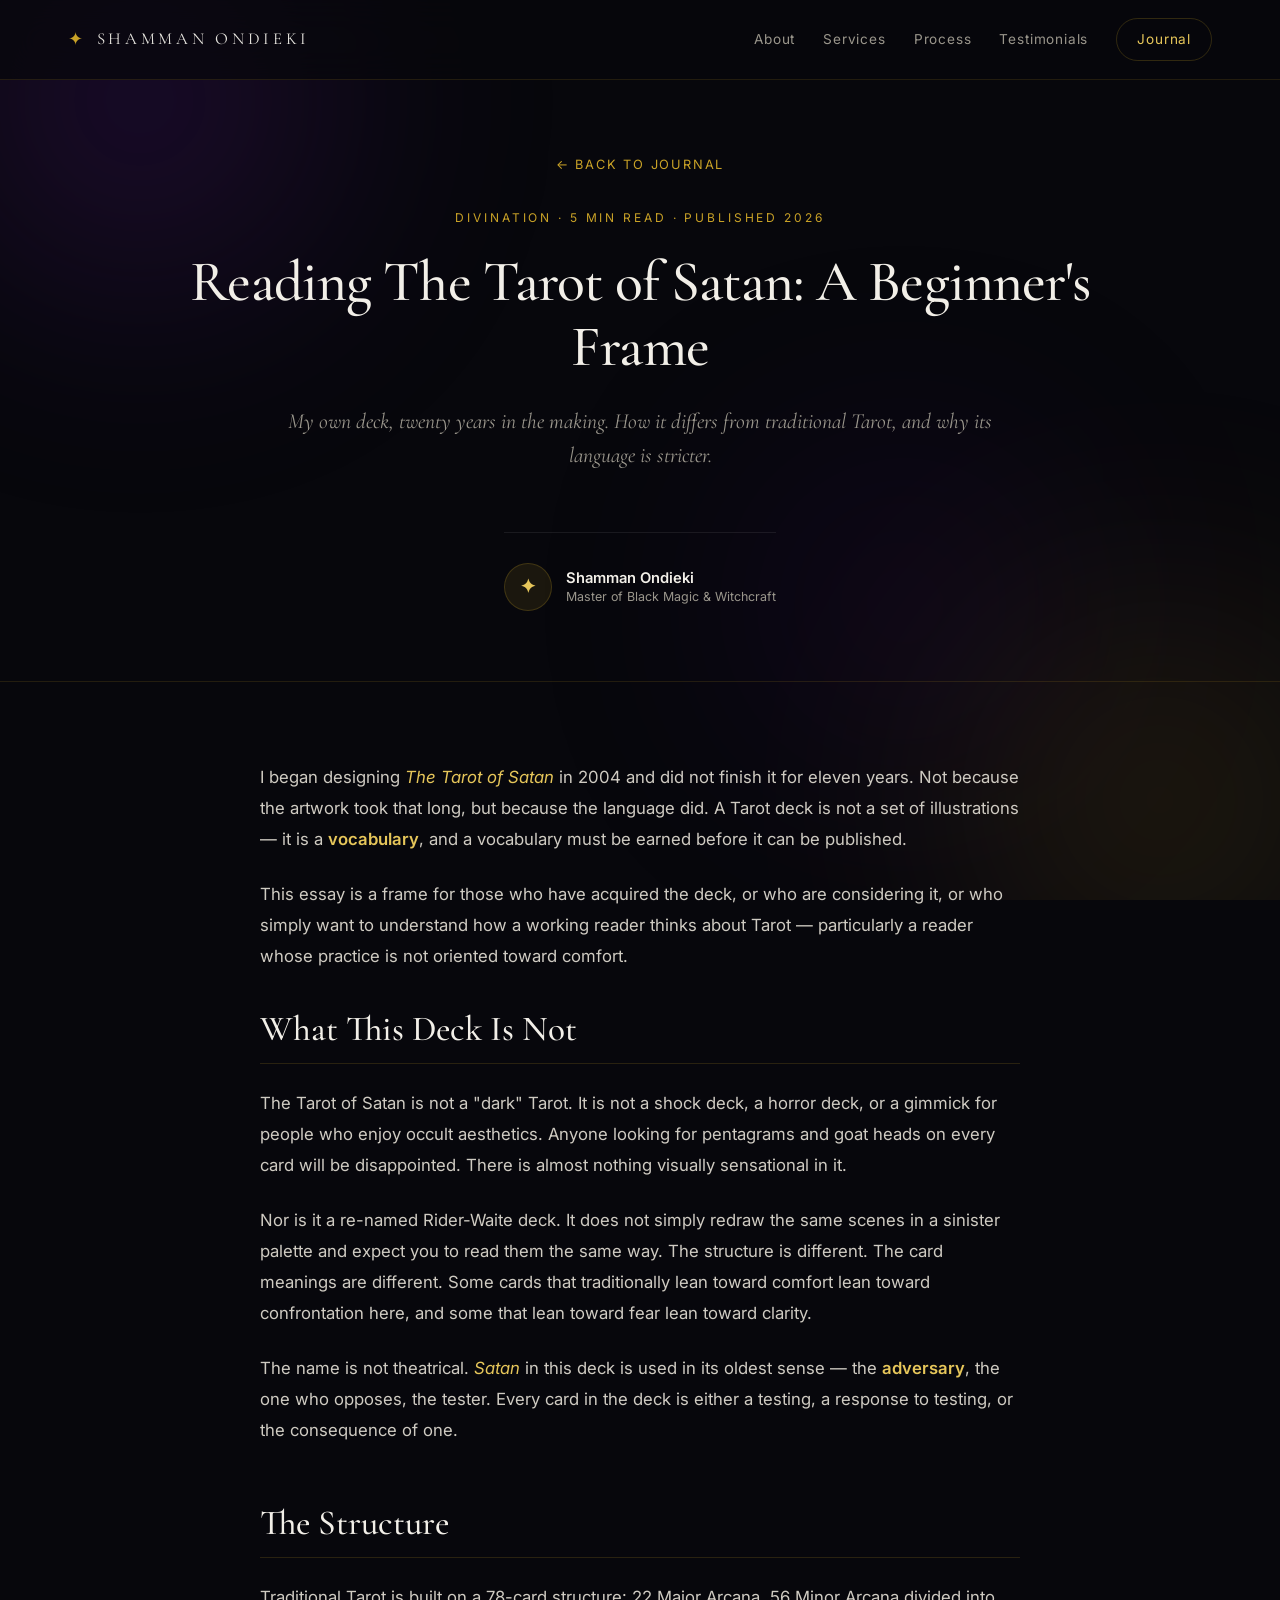
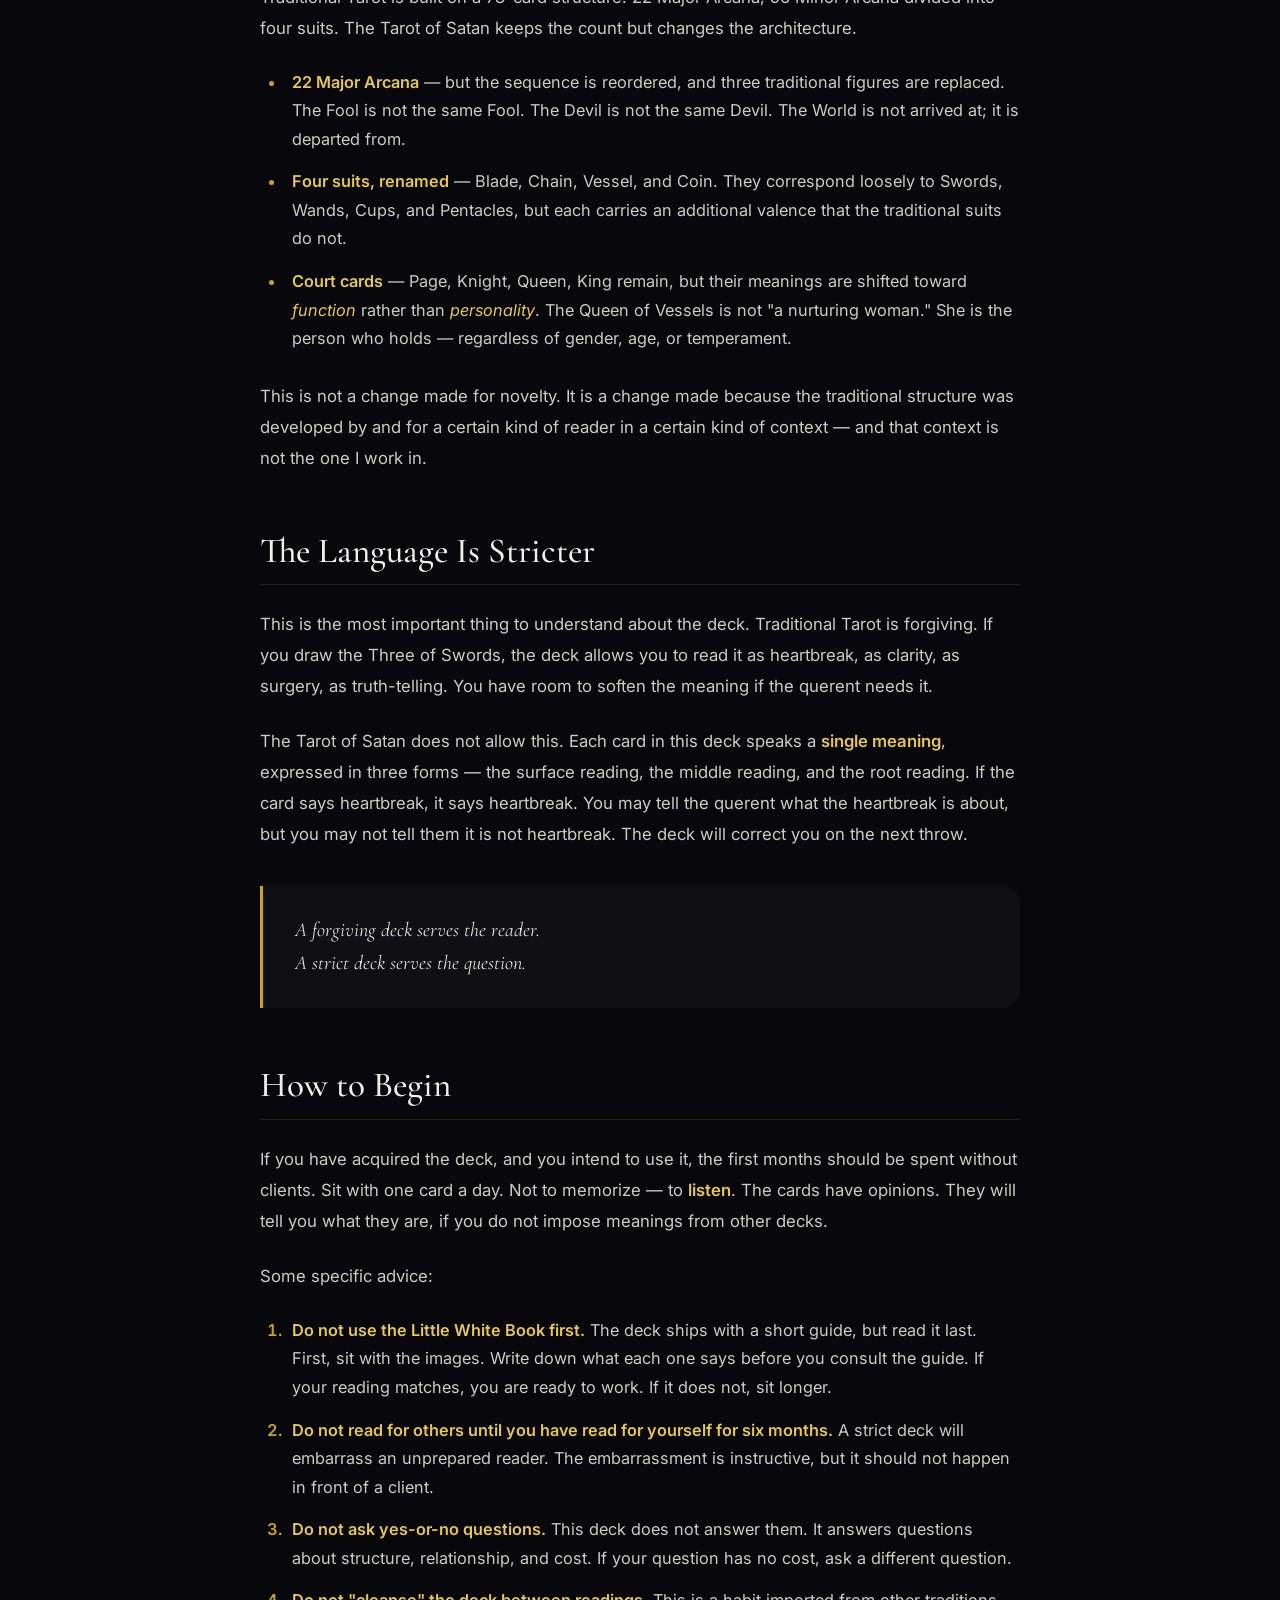
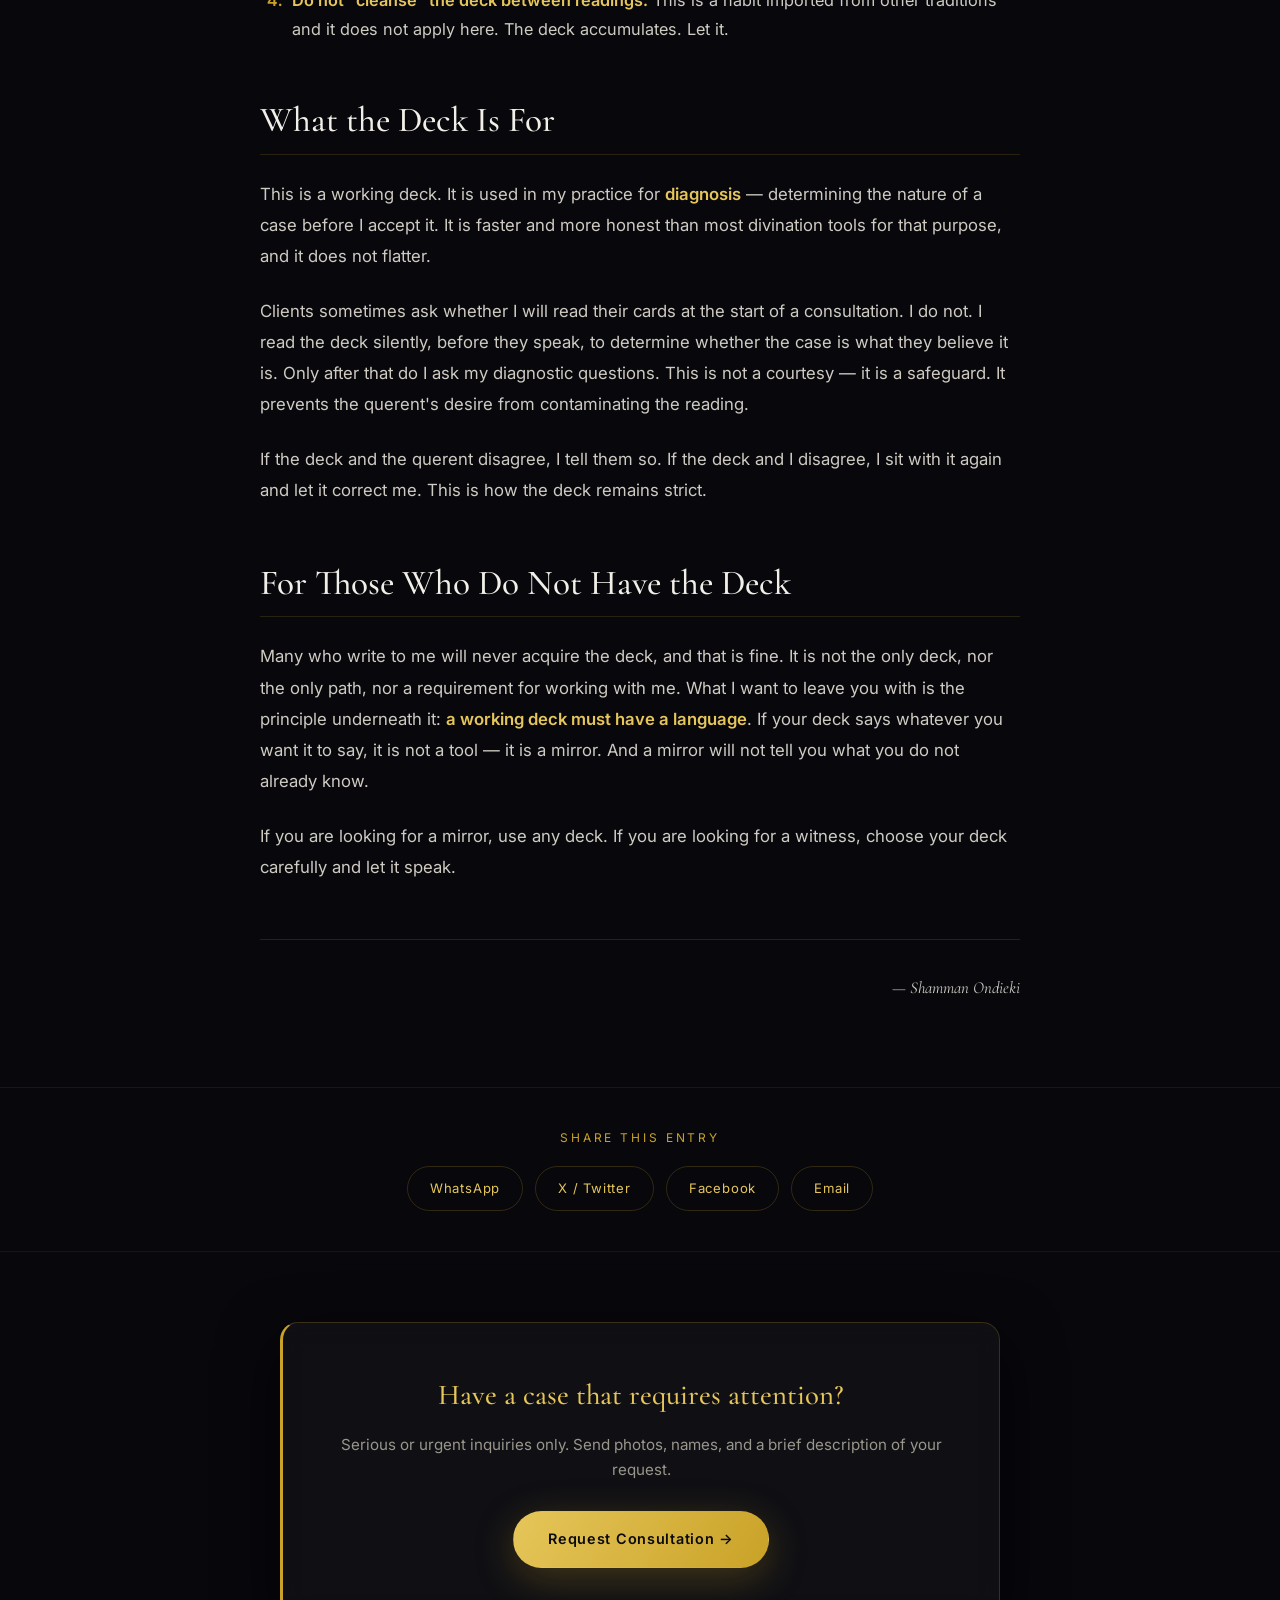
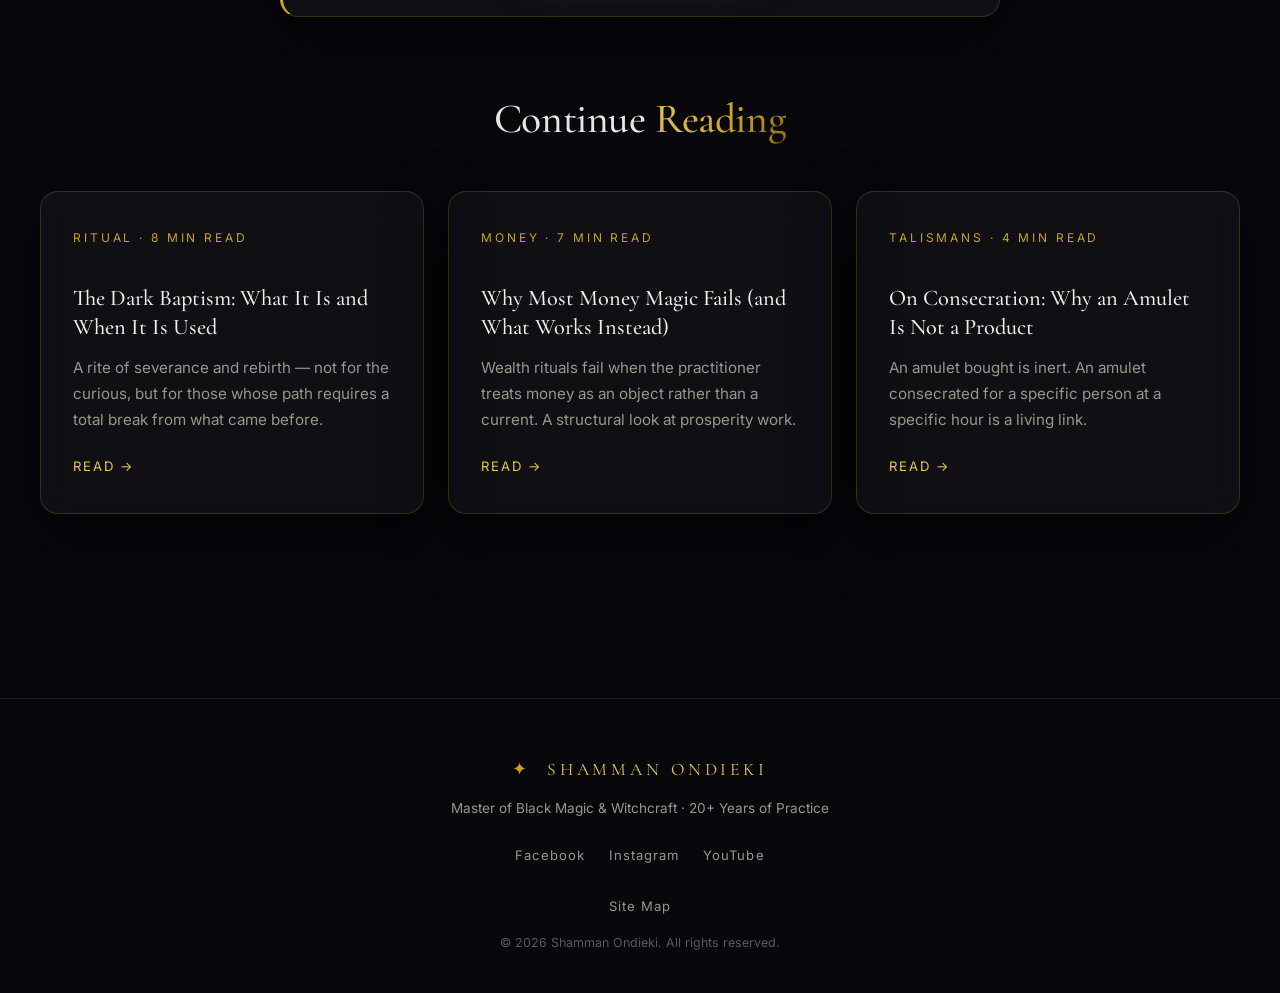
<file: post-tarot.html>
<!DOCTYPE html>
<html lang="en">
<head>
<meta charset="UTF-8" />
<meta name="viewport" content="width=device-width, initial-scale=1.0" />
<meta name="description" content="Reading The Tarot of Satan: A Beginner's Frame — Shamman Ondieki on his own deck and its stricter language." />
<meta name="author" content="Shamman Ondieki" />
<title>Reading The Tarot of Satan — Shamman Ondieki's Journal</title>

<meta property="og:type" content="article" />
<meta property="og:title" content="Reading The Tarot of Satan: A Beginner's Frame" />
<meta property="og:description" content="My own deck, twenty years in the making. How it differs from traditional Tarot, and why its language is stricter." />
<meta property="og:url" content="https://doctorokude.github.io/powerfulwitchdoctor/post-tarot.html" />
<meta property="og:site_name" content="Shamman Ondieki" />

<link rel="icon" href="data:image/svg+xml,<svg xmlns='http://www.w3.org/2000/svg' viewBox='0 0 100 100'><text y='.9em' font-size='90'>✦</text></svg>">
<link rel="preconnect" href="https://fonts.googleapis.com">
<link rel="preconnect" href="https://fonts.gstatic.com" crossorigin>
<link href="https://fonts.googleapis.com/css2?family=Cormorant+Garamond:wght@400;500;600;700&family=Inter:wght@300;400;500;600&display=swap" rel="stylesheet">
<link rel="stylesheet" href="style.css" />
</head>
<body>

<div class="bg-orbs" aria-hidden="true">
  <span class="orb orb-1"></span>
  <span class="orb orb-2"></span>
  <span class="orb orb-3"></span>
</div>

<header class="nav scrolled" id="nav">
  <div class="nav-inner">
    <a href="index.html" class="brand">
      <span class="brand-mark">✦</span>
      <span class="brand-name">SHAMMAN ONDIEKI</span>
    </a>
    <nav class="nav-links">
      <a href="index.html#about">About</a>
      <a href="index.html#services">Services</a>
      <a href="index.html#process">Process</a>
      <a href="index.html#testimonials">Testimonials</a>
      <a href="blog.html" class="nav-cta">Journal</a>
    </nav>
    <button class="menu-toggle" aria-label="Menu" id="menuToggle">
      <span></span><span></span><span></span>
    </button>
  </div>
</header>

<article class="post-single">

  <header class="post-header">
    <div class="section-inner">
      <a href="blog.html" class="post-back">← Back to Journal</a>
      <p class="post-meta">Divination · 5 min read · Published 2026</p>
      <h1 class="post-title">Reading The Tarot of Satan: A Beginner's Frame</h1>
      <p class="post-lede">
        My own deck, twenty years in the making. How it differs from
        traditional Tarot, and why its language is stricter.
      </p>
      <div class="post-byline">
        <span class="t-avatar">✦</span>
        <span class="t-meta">
          <strong>Shamman Ondieki</strong>
          <em>Master of Black Magic &amp; Witchcraft</em>
        </span>
      </div>
    </div>
  </header>

  <div class="post-body">
    <div class="section-inner">

      <p>
        I began designing <em>The Tarot of Satan</em> in 2004 and did not
        finish it for eleven years. Not because the artwork took that long,
        but because the language did. A Tarot deck is not a set of
        illustrations — it is a <strong>vocabulary</strong>, and a
        vocabulary must be earned before it can be published.
      </p>

      <p>
        This essay is a frame for those who have acquired the deck, or
        who are considering it, or who simply want to understand how a
        working reader thinks about Tarot — particularly a reader whose
        practice is not oriented toward comfort.
      </p>

      <h2>What This Deck Is Not</h2>

      <p>
        The Tarot of Satan is not a "dark" Tarot. It is not a shock deck,
        a horror deck, or a gimmick for people who enjoy occult
        aesthetics. Anyone looking for pentagrams and goat heads on every
        card will be disappointed. There is almost nothing visually
        sensational in it.
      </p>

      <p>
        Nor is it a re-named Rider-Waite deck. It does not simply redraw
        the same scenes in a sinister palette and expect you to read them
        the same way. The structure is different. The card meanings are
        different. Some cards that traditionally lean toward comfort
        lean toward confrontation here, and some that lean toward fear
        lean toward clarity.
      </p>

      <p>
        The name is not theatrical. <em>Satan</em> in this deck is used
        in its oldest sense — the <strong>adversary</strong>, the one
        who opposes, the tester. Every card in the deck is either a
        testing, a response to testing, or the consequence of one.
      </p>

      <h2>The Structure</h2>

      <p>
        Traditional Tarot is built on a 78-card structure: 22 Major
        Arcana, 56 Minor Arcana divided into four suits. The Tarot of
        Satan keeps the count but changes the architecture.
      </p>

      <ul>
        <li>
          <strong>22 Major Arcana</strong> — but the sequence is
          reordered, and three traditional figures are replaced. The
          Fool is not the same Fool. The Devil is not the same Devil.
          The World is not arrived at; it is departed from.
        </li>
        <li>
          <strong>Four suits, renamed</strong> — Blade, Chain, Vessel,
          and Coin. They correspond loosely to Swords, Wands, Cups, and
          Pentacles, but each carries an additional valence that the
          traditional suits do not.
        </li>
        <li>
          <strong>Court cards</strong> — Page, Knight, Queen, King remain,
          but their meanings are shifted toward <em>function</em> rather
          than <em>personality</em>. The Queen of Vessels is not "a
          nurturing woman." She is the person who holds — regardless of
          gender, age, or temperament.
        </li>
      </ul>

      <p>
        This is not a change made for novelty. It is a change made because
        the traditional structure was developed by and for a certain
        kind of reader in a certain kind of context — and that context
        is not the one I work in.
      </p>

      <h2>The Language Is Stricter</h2>

      <p>
        This is the most important thing to understand about the deck.
        Traditional Tarot is forgiving. If you draw the Three of Swords,
        the deck allows you to read it as heartbreak, as clarity, as
        surgery, as truth-telling. You have room to soften the meaning
        if the querent needs it.
      </p>

      <p>
        The Tarot of Satan does not allow this. Each card in this deck
        speaks a <strong>single meaning</strong>, expressed in three
        forms — the surface reading, the middle reading, and the root
        reading. If the card says heartbreak, it says heartbreak. You
        may tell the querent what the heartbreak is about, but you may
        not tell them it is not heartbreak. The deck will correct you
        on the next throw.
      </p>

      <blockquote>
        A forgiving deck serves the reader.<br/>
        A strict deck serves the question.
      </blockquote>

      <h2>How to Begin</h2>

      <p>
        If you have acquired the deck, and you intend to use it, the
        first months should be spent without clients. Sit with one card
        a day. Not to memorize — to <strong>listen</strong>. The cards
        have opinions. They will tell you what they are, if you do not
        impose meanings from other decks.
      </p>

      <p>
        Some specific advice:
      </p>

      <ol>
        <li>
          <strong>Do not use the Little White Book first.</strong> The
          deck ships with a short guide, but read it last. First, sit
          with the images. Write down what each one says before you
          consult the guide. If your reading matches, you are ready to
          work. If it does not, sit longer.
        </li>
        <li>
          <strong>Do not read for others until you have read for yourself for six months.</strong>
          A strict deck will embarrass an unprepared reader. The
          embarrassment is instructive, but it should not happen in
          front of a client.
        </li>
        <li>
          <strong>Do not ask yes-or-no questions.</strong> This deck
          does not answer them. It answers questions about structure,
          relationship, and cost. If your question has no cost, ask
          a different question.
        </li>
        <li>
          <strong>Do not "cleanse" the deck between readings.</strong>
          This is a habit imported from other traditions and it does
          not apply here. The deck accumulates. Let it.
        </li>
      </ol>

      <h2>What the Deck Is For</h2>

      <p>
        This is a working deck. It is used in my practice for
        <strong>diagnosis</strong> — determining the nature of a case
        before I accept it. It is faster and more honest than most
        divination tools for that purpose, and it does not flatter.
      </p>

      <p>
        Clients sometimes ask whether I will read their cards at the
        start of a consultation. I do not. I read the deck silently,
        before they speak, to determine whether the case is what they
        believe it is. Only after that do I ask my diagnostic questions.
        This is not a courtesy — it is a safeguard. It prevents the
        querent's desire from contaminating the reading.
      </p>

      <p>
        If the deck and the querent disagree, I tell them so. If the
        deck and I disagree, I sit with it again and let it correct me.
        This is how the deck remains strict.
      </p>

      <h2>For Those Who Do Not Have the Deck</h2>

      <p>
        Many who write to me will never acquire the deck, and that is
        fine. It is not the only deck, nor the only path, nor a
        requirement for working with me. What I want to leave you with
        is the principle underneath it: <strong>a working deck must
        have a language</strong>. If your deck says whatever you want
        it to say, it is not a tool — it is a mirror. And a mirror
        will not tell you what you do not already know.
      </p>

      <p>
        If you are looking for a mirror, use any deck. If you are
        looking for a witness, choose your deck carefully and let it
        speak.
      </p>

      <p class="post-closing">
        — Shamman Ondieki
      </p>

    </div>
  </div>

  <div class="post-share">
    <div class="section-inner">
      <p class="share-label">Share this entry</p>
      <div class="share-buttons">
        <a href="https://wa.me/?text=Reading%20The%20Tarot%20of%20Satan%20—%20https://doctorokude.github.io/powerfulwitchdoctor/post-tarot.html" target="_blank" rel="noopener" aria-label="Share on WhatsApp">WhatsApp</a>
        <a href="https://twitter.com/intent/tweet?text=Reading%20The%20Tarot%20of%20Satan%3A%20A%20Beginner's%20Frame&url=https://doctorokude.github.io/powerfulwitchdoctor/post-tarot.html" target="_blank" rel="noopener" aria-label="Share on X">X / Twitter</a>
        <a href="https://www.facebook.com/sharer/sharer.php?u=https://doctorokude.github.io/powerfulwitchdoctor/post-tarot.html" target="_blank" rel="noopener" aria-label="Share on Facebook">Facebook</a>
        <a href="mailto:?subject=Reading%20The%20Tarot%20of%20Satan&body=Reading%20this%20—%20https://doctorokude.github.io/powerfulwitchdoctor/post-tarot.html" aria-label="Share by email">Email</a>
      </div>
    </div>
  </div>

  <div class="post-cta">
    <div class="section-inner">
      <div class="blog-cta glass">
        <h3>Have a case that requires attention?</h3>
        <p>Serious or urgent inquiries only. Send photos, names, and a brief description of your request.</p>
        <a class="btn btn-primary" href="https://wa.me/254757949247?text=Hello%20Doctor%20Shamman%20Ondieki%2C%20I%20read%20your%20journal%20and%20would%20like%20to%20request%20a%20consultation." target="_blank" rel="noopener">Request Consultation →</a>
      </div>
    </div>
  </div>

  <section class="post-related">
    <div class="section-inner">
      <h2 class="section-title">Continue <span class="gold">Reading</span></h2>
      <div class="blog-grid">

        <article class="post-card glass">
          <p class="post-meta">Ritual · 8 min read</p>
          <h3><a href="post.html">The Dark Baptism: What It Is and When It Is Used</a></h3>
          <p class="post-excerpt">
            A rite of severance and rebirth — not for the curious, but for those
            whose path requires a total break from what came before.
          </p>
          <a href="post.html" class="post-link">Read →</a>
        </article>

        <article class="post-card glass">
          <p class="post-meta">Money · 7 min read</p>
          <h3><a href="post-money.html">Why Most Money Magic Fails (and What Works Instead)</a></h3>
          <p class="post-excerpt">
            Wealth rituals fail when the practitioner treats money as an object
            rather than a current. A structural look at prosperity work.
          </p>
          <a href="post-money.html" class="post-link">Read →</a>
        </article>

        <article class="post-card glass">
          <p class="post-meta">Talismans · 4 min read</p>
          <h3><a href="post-consecration.html">On Consecration: Why an Amulet Is Not a Product</a></h3>
          <p class="post-excerpt">
            An amulet bought is inert. An amulet consecrated for a specific
            person at a specific hour is a living link.
          </p>
          <a href="post-consecration.html" class="post-link">Read →</a>
        </article>

      </div>
    </div>
  </section>

</article>

<footer class="footer">
  <div class="footer-inner">
    <div class="footer-brand"><span class="brand-mark">✦</span> SHAMMAN ONDIEKI</div>
    <p class="footer-tag">Master of Black Magic &amp; Witchcraft · 20+ Years of Practice</p>
    <div class="footer-socials">
      <a href="#" aria-label="Facebook">Facebook</a>
      <a href="#" aria-label="Instagram">Instagram</a>
      <a href="#" aria-label="YouTube">YouTube</a>
    </div>
    <p class="footer-links">
  <a href="sitemap.html">Site Map</a>
</p>
<p class="footer-copy">© <span id="year"></span> Shamman Ondieki. All rights reserved.</p>
  </div>
</footer>

<script>
  const menuToggle = document.getElementById('menuToggle');
  const nav = document.getElementById('nav');
  menuToggle.addEventListener('click', () => nav.classList.toggle('open'));
  document.getElementById('year').textContent = new Date().getFullYear();

  const io = new IntersectionObserver(entries => {
    entries.forEach(en => {
      if (en.isIntersecting) { en.target.classList.add('visible'); io.unobserve(en.target); }
    });
  }, { threshold: 0.12 });
  document.querySelectorAll('.post-card, .blog-cta, .post-body p, .post-body h2, .post-body h3, .post-body ul, .post-body ol')
    .forEach(el => { el.classList.add('reveal'); io.observe(el); });
</script>
</body>
</html>
</file>
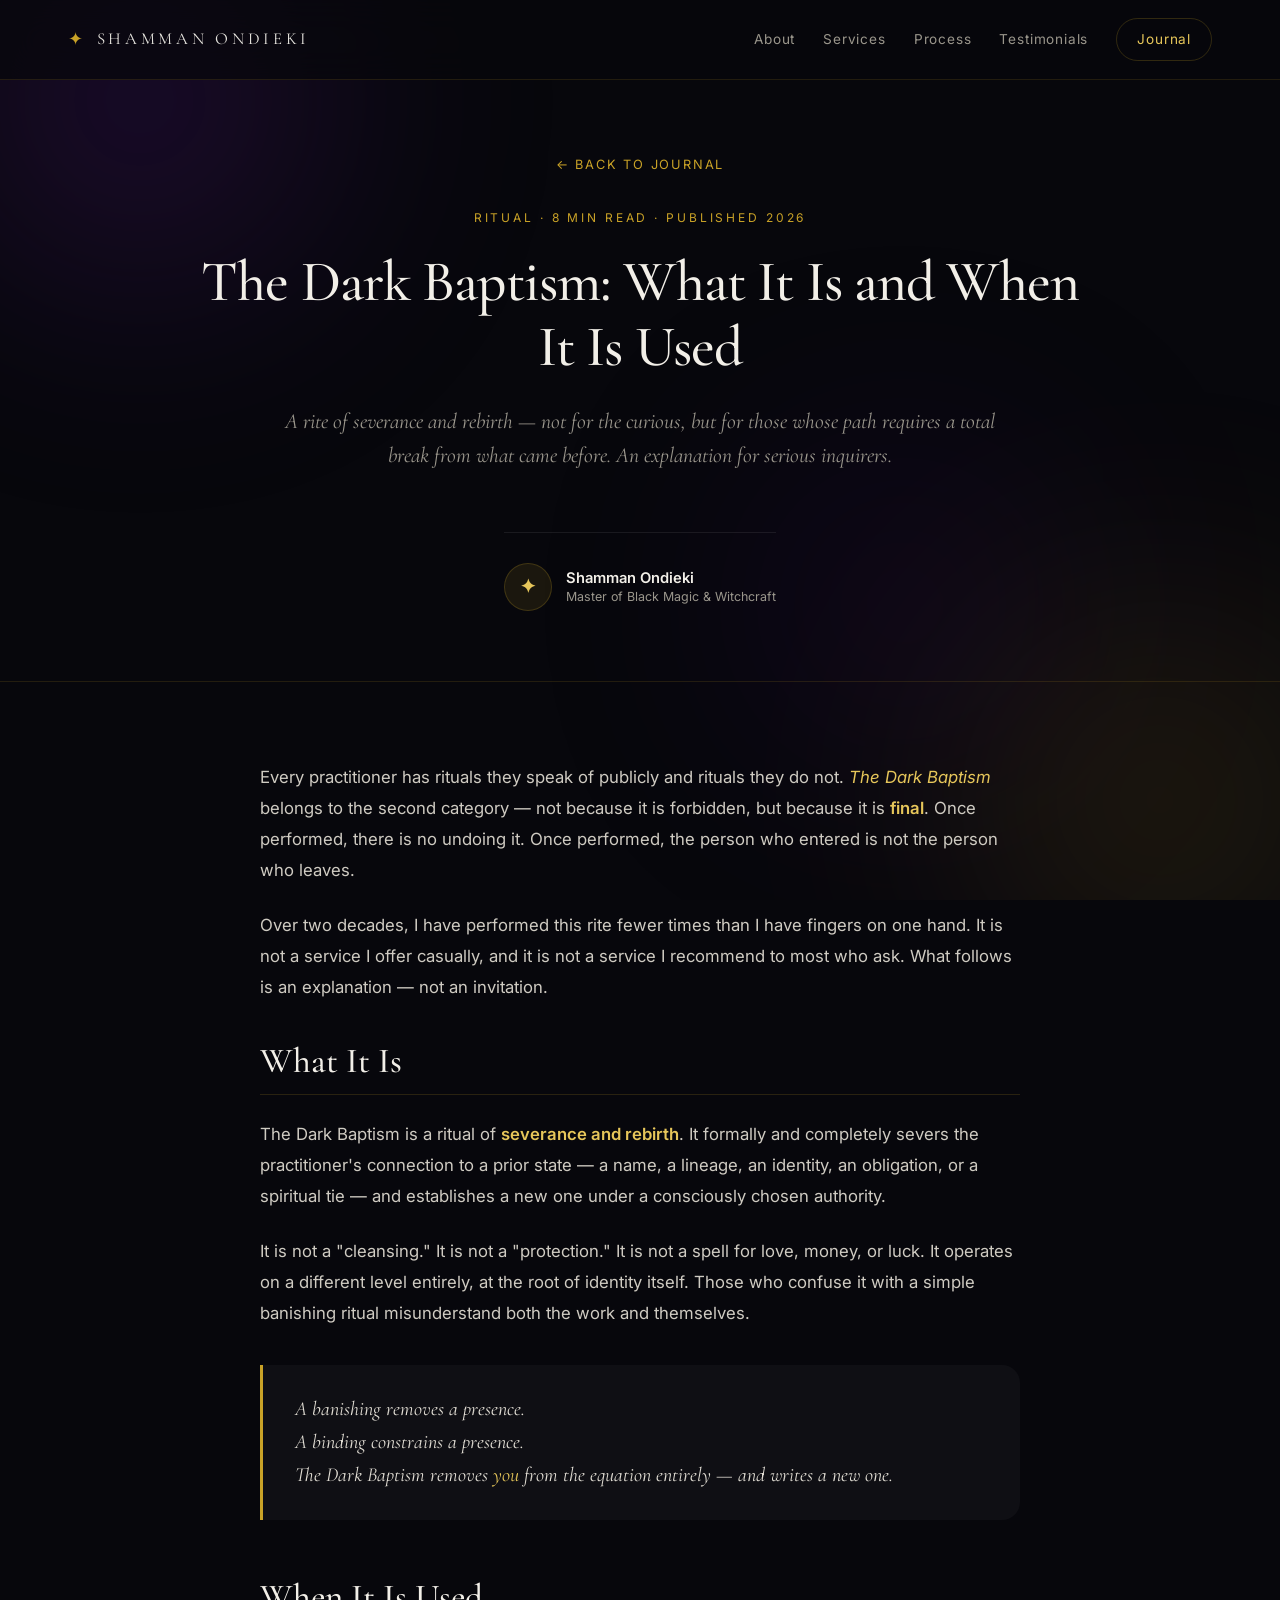
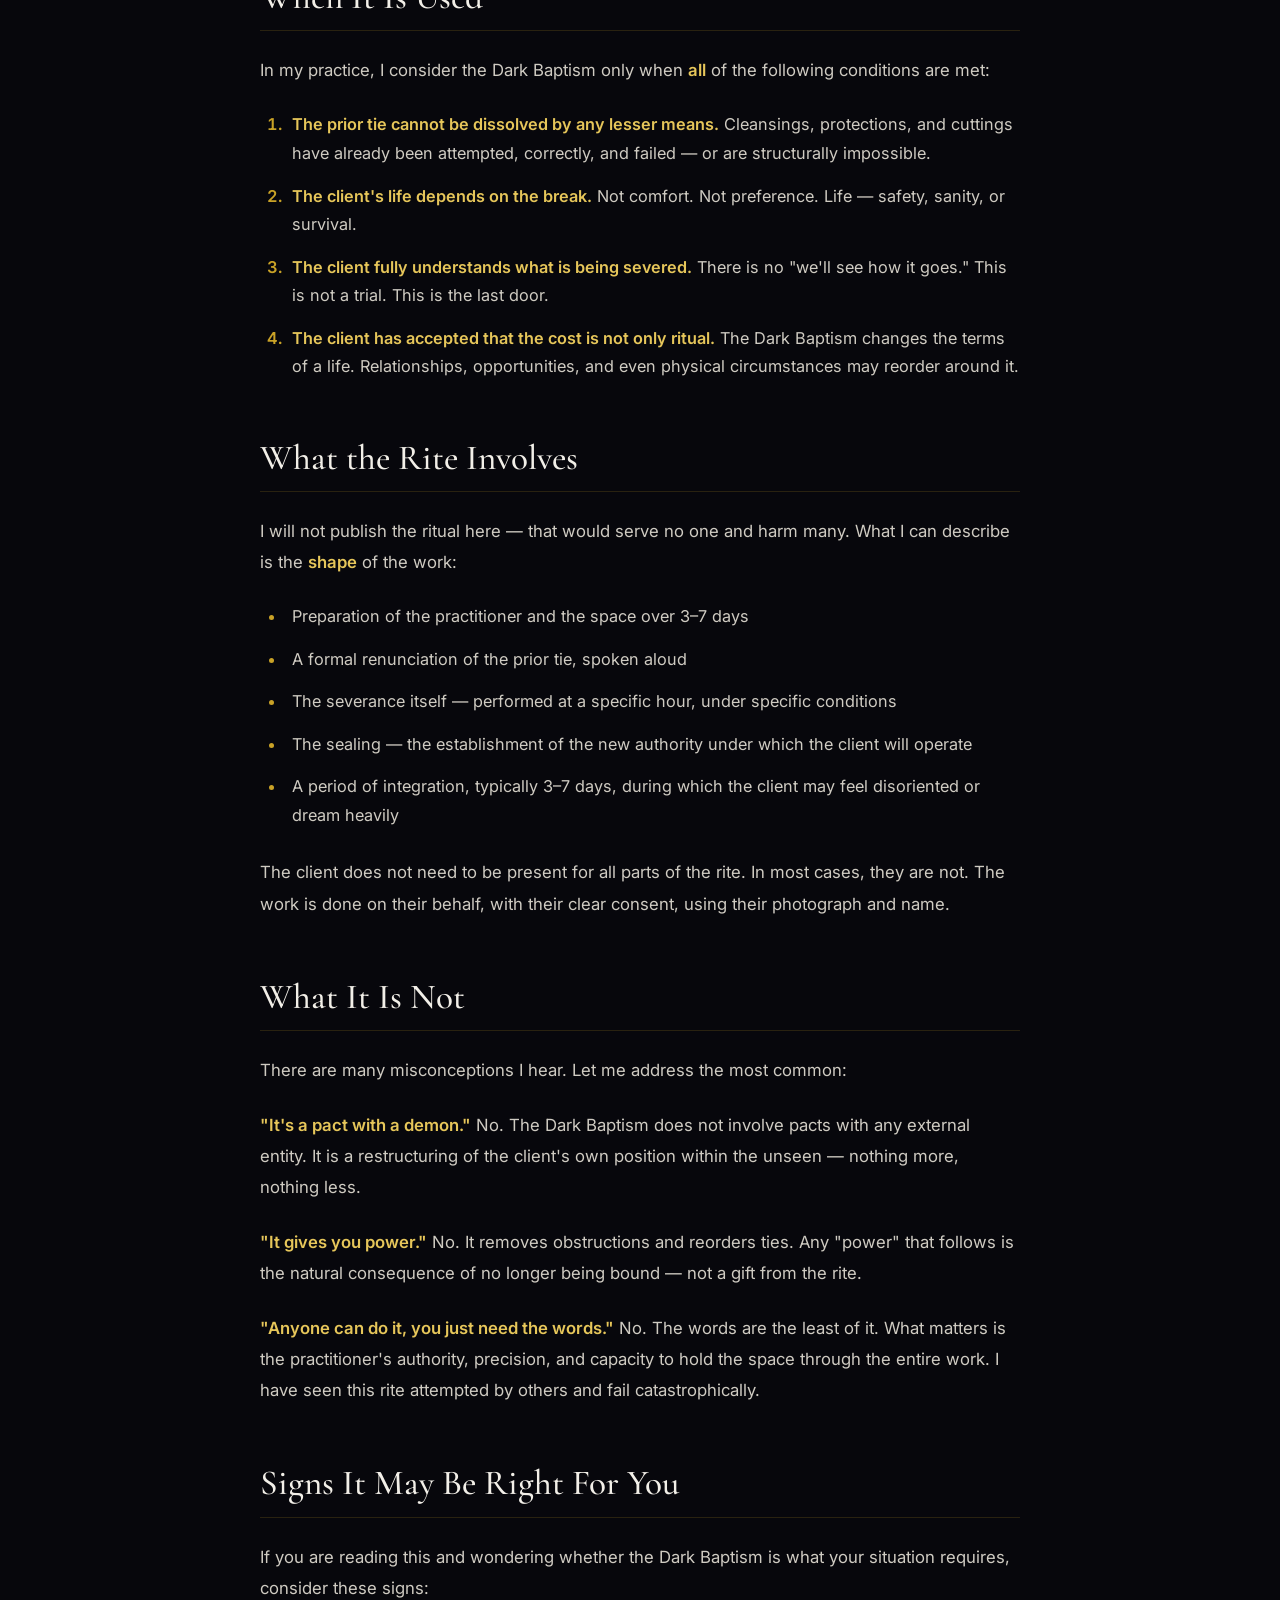
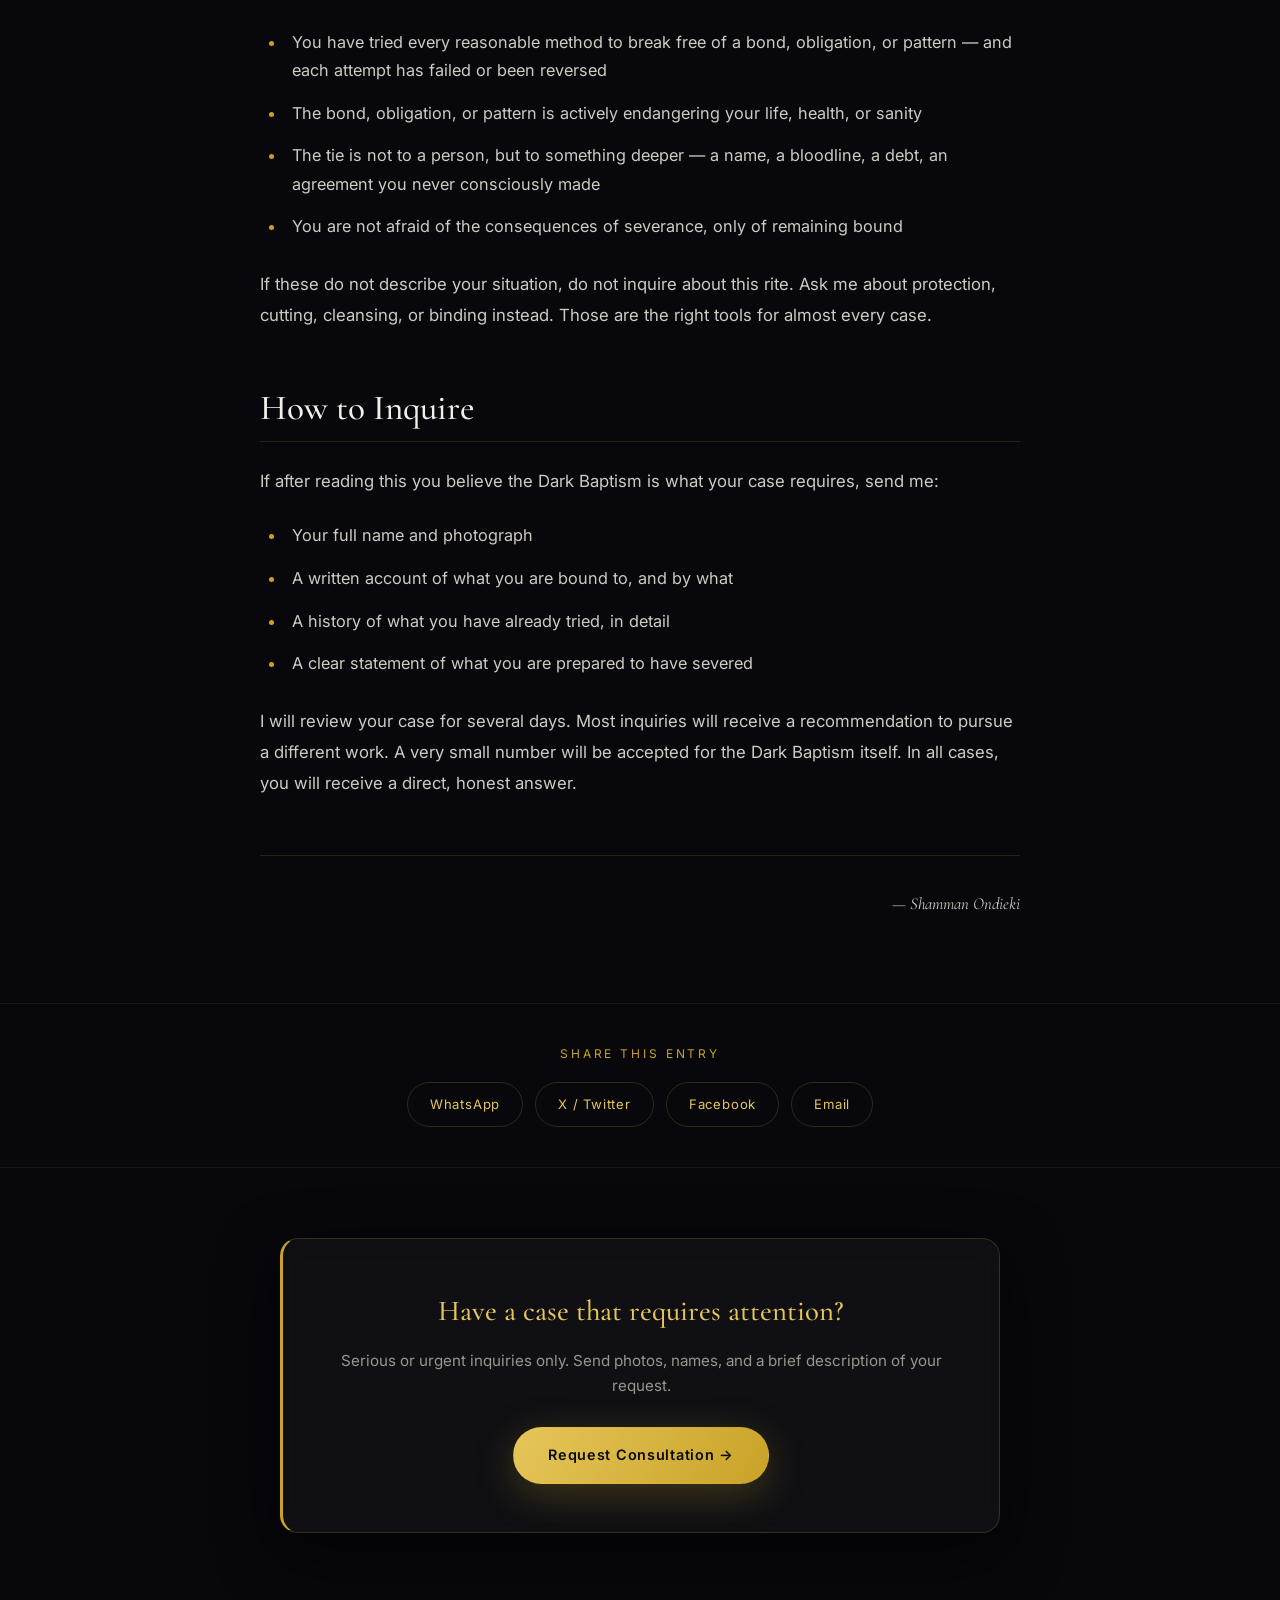
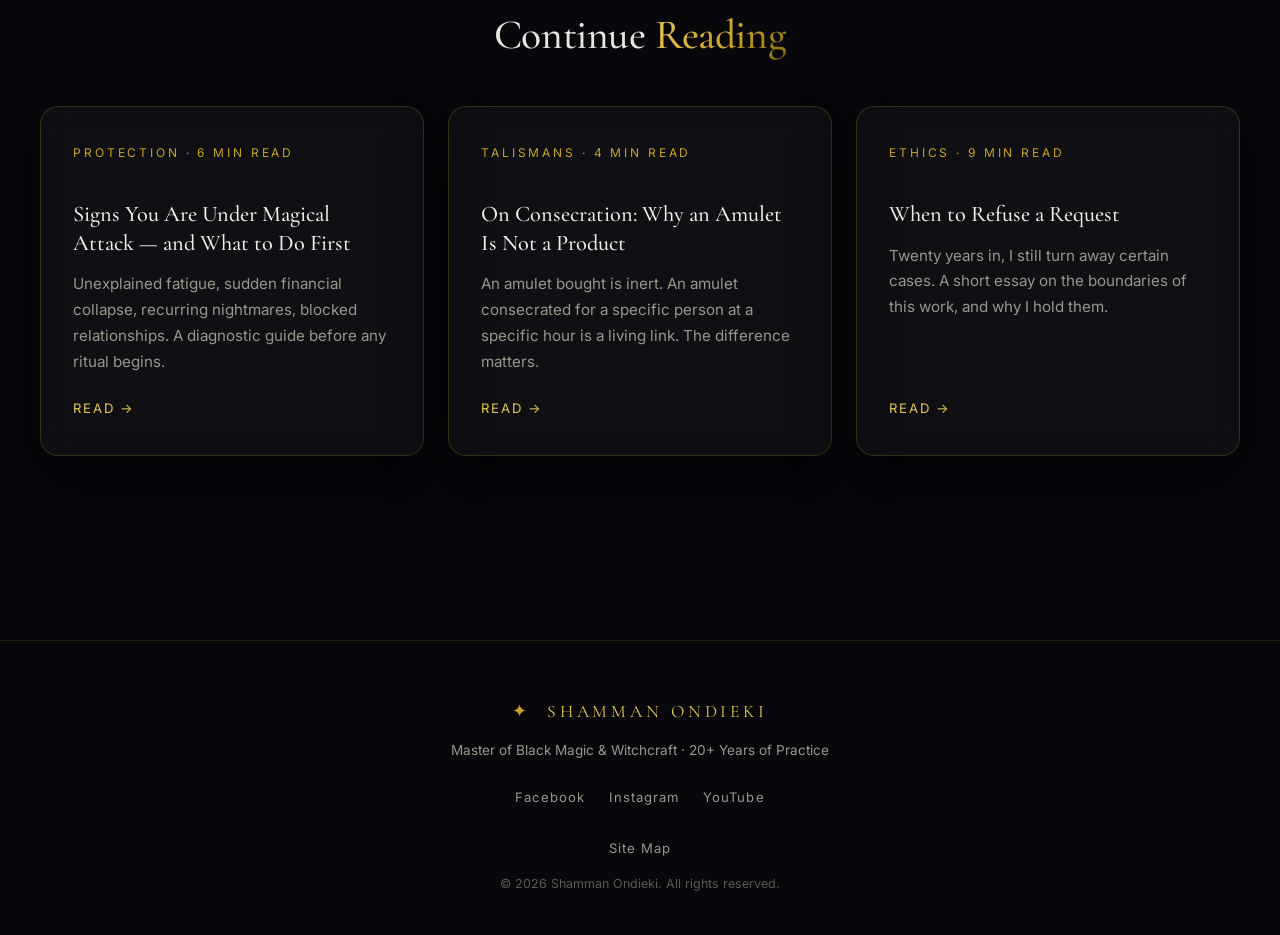
<file: post.html>
<!DOCTYPE html>
<html lang="en">
<head>
<meta charset="UTF-8" />
<meta name="viewport" content="width=device-width, initial-scale=1.0" />
<meta name="description" content="The Dark Baptism: What It Is and When It Is Used — a detailed explanation by Shamman Ondieki for serious inquirers." />
<meta name="author" content="Shamman Ondieki" />
<title>The Dark Baptism — Shamman Ondieki's Journal</title>

<!-- Open Graph (social sharing preview) -->
<meta property="og:type" content="article" />
<meta property="og:title" content="The Dark Baptism: What It Is and When It Is Used" />
<meta property="og:description" content="A rite of severance and rebirth — not for the curious, but for those whose path requires a total break from what came before." />
<meta property="og:url" content="https://doctorokude.github.io/powerfulwitchdoctor/post.html" />
<meta property="og:site_name" content="Shamman Ondieki" />

<link rel="icon" href="data:image/svg+xml,<svg xmlns='http://www.w3.org/2000/svg' viewBox='0 0 100 100'><text y='.9em' font-size='90'>✦</text></svg>">
<link rel="preconnect" href="https://fonts.googleapis.com">
<link rel="preconnect" href="https://fonts.gstatic.com" crossorigin>
<link href="https://fonts.googleapis.com/css2?family=Cormorant+Garamond:wght@400;500;600;700&family=Inter:wght@300;400;500;600&display=swap" rel="stylesheet">
<link rel="stylesheet" href="style.css" />
</head>
<body>

<div class="bg-orbs" aria-hidden="true">
  <span class="orb orb-1"></span>
  <span class="orb orb-2"></span>
  <span class="orb orb-3"></span>
</div>

<header class="nav scrolled" id="nav">
  <div class="nav-inner">
    <a href="index.html" class="brand">
      <span class="brand-mark">✦</span>
      <span class="brand-name">SHAMMAN ONDIEKI</span>
    </a>
    <nav class="nav-links">
      <a href="index.html#about">About</a>
      <a href="index.html#services">Services</a>
      <a href="index.html#process">Process</a>
      <a href="index.html#testimonials">Testimonials</a>
      <a href="blog.html" class="nav-cta">Journal</a>
    </nav>
    <button class="menu-toggle" aria-label="Menu" id="menuToggle">
      <span></span><span></span><span></span>
    </button>
  </div>
</header>

<article class="post-single">

  <!-- POST HEADER -->
  <header class="post-header">
    <div class="section-inner">
      <a href="blog.html" class="post-back">← Back to Journal</a>
      <p class="post-meta">Ritual · 8 min read · Published 2026</p>
      <h1 class="post-title">The Dark Baptism: What It Is and When It Is Used</h1>
      <p class="post-lede">
        A rite of severance and rebirth — not for the curious, but for those
        whose path requires a total break from what came before. An
        explanation for serious inquirers.
      </p>
      <div class="post-byline">
        <span class="t-avatar">✦</span>
        <span class="t-meta">
          <strong>Shamman Ondieki</strong>
          <em>Master of Black Magic &amp; Witchcraft</em>
        </span>
      </div>
    </div>
  </header>

  <!-- POST BODY -->
  <div class="post-body">
    <div class="section-inner">

      <p>
        Every practitioner has rituals they speak of publicly and rituals they
        do not. <em>The Dark Baptism</em> belongs to the second category — not
        because it is forbidden, but because it is <strong>final</strong>. Once
        performed, there is no undoing it. Once performed, the person who
        entered is not the person who leaves.
      </p>

      <p>
        Over two decades, I have performed this rite fewer times than I have
        fingers on one hand. It is not a service I offer casually, and it is
        not a service I recommend to most who ask. What follows is an
        explanation — not an invitation.
      </p>

      <h2>What It Is</h2>

      <p>
        The Dark Baptism is a ritual of <strong>severance and rebirth</strong>.
        It formally and completely severs the practitioner's connection to a
        prior state — a name, a lineage, an identity, an obligation, or a
        spiritual tie — and establishes a new one under a consciously chosen
        authority.
      </p>

      <p>
        It is not a "cleansing." It is not a "protection." It is not a spell
        for love, money, or luck. It operates on a different level entirely,
        at the root of identity itself. Those who confuse it with a simple
        banishing ritual misunderstand both the work and themselves.
      </p>

      <blockquote>
        A banishing removes a presence.<br/>
        A binding constrains a presence.<br/>
        The Dark Baptism removes <em>you</em> from the equation entirely —
        and writes a new one.
      </blockquote>

      <h2>When It Is Used</h2>

      <p>
        In my practice, I consider the Dark Baptism only when <strong>all</strong>
        of the following conditions are met:
      </p>

      <ol>
        <li>
          <strong>The prior tie cannot be dissolved by any lesser means.</strong>
          Cleansings, protections, and cuttings have already been attempted,
          correctly, and failed — or are structurally impossible.
        </li>
        <li>
          <strong>The client's life depends on the break.</strong> Not
          comfort. Not preference. Life — safety, sanity, or survival.
        </li>
        <li>
          <strong>The client fully understands what is being severed.</strong>
          There is no "we'll see how it goes." This is not a trial. This is
          the last door.
        </li>
        <li>
          <strong>The client has accepted that the cost is not only ritual.</strong>
          The Dark Baptism changes the terms of a life. Relationships,
          opportunities, and even physical circumstances may reorder around it.
        </li>
      </ol>

      <h2>What the Rite Involves</h2>

      <p>
        I will not publish the ritual here — that would serve no one and harm
        many. What I can describe is the <strong>shape</strong> of the work:
      </p>

      <ul>
        <li>Preparation of the practitioner and the space over 3–7 days</li>
        <li>A formal renunciation of the prior tie, spoken aloud</li>
        <li>The severance itself — performed at a specific hour, under specific conditions</li>
        <li>The sealing — the establishment of the new authority under which the client will operate</li>
        <li>A period of integration, typically 3–7 days, during which the client may feel disoriented or dream heavily</li>
      </ul>

      <p>
        The client does not need to be present for all parts of the rite. In
        most cases, they are not. The work is done on their behalf, with
        their clear consent, using their photograph and name.
      </p>

      <h2>What It Is Not</h2>

      <p>
        There are many misconceptions I hear. Let me address the most common:
      </p>

      <p>
        <strong>"It's a pact with a demon."</strong> No. The Dark Baptism does
        not involve pacts with any external entity. It is a restructuring of
        the client's own position within the unseen — nothing more, nothing less.
      </p>

      <p>
        <strong>"It gives you power."</strong> No. It removes obstructions and
        reorders ties. Any "power" that follows is the natural consequence of
        no longer being bound — not a gift from the rite.
      </p>

      <p>
        <strong>"Anyone can do it, you just need the words."</strong> No. The
        words are the least of it. What matters is the practitioner's authority,
        precision, and capacity to hold the space through the entire work. I
        have seen this rite attempted by others and fail catastrophically.
      </p>

      <h2>Signs It May Be Right For You</h2>

      <p>
        If you are reading this and wondering whether the Dark Baptism is
        what your situation requires, consider these signs:
      </p>

      <ul>
        <li>You have tried every reasonable method to break free of a bond, obligation, or pattern — and each attempt has failed or been reversed</li>
        <li>The bond, obligation, or pattern is actively endangering your life, health, or sanity</li>
        <li>The tie is not to a person, but to something deeper — a name, a bloodline, a debt, an agreement you never consciously made</li>
        <li>You are not afraid of the consequences of severance, only of remaining bound</li>
      </ul>

      <p>
        If these do not describe your situation, do not inquire about this
        rite. Ask me about protection, cutting, cleansing, or binding instead.
        Those are the right tools for almost every case.
      </p>

      <h2>How to Inquire</h2>

      <p>
        If after reading this you believe the Dark Baptism is what your case
        requires, send me:
      </p>

      <ul>
        <li>Your full name and photograph</li>
        <li>A written account of what you are bound to, and by what</li>
        <li>A history of what you have already tried, in detail</li>
        <li>A clear statement of what you are prepared to have severed</li>
      </ul>

      <p>
        I will review your case for several days. Most inquiries will receive
        a recommendation to pursue a different work. A very small number will
        be accepted for the Dark Baptism itself. In all cases, you will receive
        a direct, honest answer.
      </p>

      <p class="post-closing">
        — Shamman Ondieki
      </p>

    </div>
  </div>

  <!-- SHARE -->
  <div class="post-share">
    <div class="section-inner">
      <p class="share-label">Share this entry</p>
      <div class="share-buttons">
        <a href="https://wa.me/?text=The%20Dark%20Baptism%3A%20What%20It%20Is%20and%20When%20It%20Is%20Used%20—%20https://doctorokude.github.io/powerfulwitchdoctor/post.html" target="_blank" rel="noopener" aria-label="Share on WhatsApp">WhatsApp</a>
        <a href="https://twitter.com/intent/tweet?text=The%20Dark%20Baptism%3A%20What%20It%20Is%20and%20When%20It%20Is%20Used&url=https://doctorokude.github.io/powerfulwitchdoctor/post.html" target="_blank" rel="noopener" aria-label="Share on X">X / Twitter</a>
        <a href="https://www.facebook.com/sharer/sharer.php?u=https://doctorokude.github.io/powerfulwitchdoctor/post.html" target="_blank" rel="noopener" aria-label="Share on Facebook">Facebook</a>
        <a href="mailto:?subject=The%20Dark%20Baptism&body=Reading%20this%20—%20https://doctorokude.github.io/powerfulwitchdoctor/post.html" aria-label="Share by email">Email</a>
      </div>
    </div>
  </div>

  <!-- CTA -->
  <div class="post-cta">
    <div class="section-inner">
      <div class="blog-cta glass">
        <h3>Have a case that requires attention?</h3>
        <p>Serious or urgent inquiries only. Send photos, names, and a brief description of your request.</p>
        <a class="btn btn-primary" href="https://wa.me/254757949247?text=Hello%20Doctor%20Shamman%20Ondieki%2C%20I%20read%20your%20journal%20and%20would%20like%20to%20request%20a%20consultation." target="_blank" rel="noopener">Request Consultation →</a>
      </div>
    </div>
  </div>

  <!-- RELATED POSTS -->
  <section class="post-related">
    <div class="section-inner">
      <h2 class="section-title">Continue <span class="gold">Reading</span></h2>
      <div class="blog-grid">

        <article class="post-card glass">
          <p class="post-meta">Protection · 6 min read</p>
          <h3><a href="blog.html">Signs You Are Under Magical Attack — and What to Do First</a></h3>
          <p class="post-excerpt">
            Unexplained fatigue, sudden financial collapse, recurring nightmares,
            blocked relationships. A diagnostic guide before any ritual begins.
          </p>
          <a href="blog.html" class="post-link">Read →</a>
        </article>

        <article class="post-card glass">
          <p class="post-meta">Talismans · 4 min read</p>
          <h3><a href="blog.html">On Consecration: Why an Amulet Is Not a Product</a></h3>
          <p class="post-excerpt">
            An amulet bought is inert. An amulet consecrated for a specific
            person at a specific hour is a living link. The difference matters.
          </p>
          <a href="blog.html" class="post-link">Read →</a>
        </article>

        <article class="post-card glass">
          <p class="post-meta">Ethics · 9 min read</p>
          <h3><a href="blog.html">When to Refuse a Request</a></h3>
          <p class="post-excerpt">
            Twenty years in, I still turn away certain cases. A short essay on
            the boundaries of this work, and why I hold them.
          </p>
          <a href="blog.html" class="post-link">Read →</a>
        </article>

      </div>
    </div>
  </section>

</article>

<footer class="footer">
  <div class="footer-inner">
    <div class="footer-brand"><span class="brand-mark">✦</span> SHAMMAN ONDIEKI</div>
    <p class="footer-tag">Master of Black Magic &amp; Witchcraft · 20+ Years of Practice</p>
    <div class="footer-socials">
      <a href="#" aria-label="Facebook">Facebook</a>
      <a href="#" aria-label="Instagram">Instagram</a>
      <a href="#" aria-label="YouTube">YouTube</a>
    </div>
    <p class="footer-links">
  <a href="sitemap.html">Site Map</a>
</p>
<p class="footer-copy">© <span id="year"></span> Shamman Ondieki. All rights reserved.</p>
  </div>
</footer>

<script>
  const menuToggle = document.getElementById('menuToggle');
  const nav = document.getElementById('nav');
  menuToggle.addEventListener('click', () => nav.classList.toggle('open'));
  document.getElementById('year').textContent = new Date().getFullYear();

  const io = new IntersectionObserver(entries => {
    entries.forEach(en => {
      if (en.isIntersecting) { en.target.classList.add('visible'); io.unobserve(en.target); }
    });
  }, { threshold: 0.12 });
  document.querySelectorAll('.post-card, .blog-cta, .post-body p, .post-body h2, .post-body ul, .post-body ol, .post-body blockquote')
    .forEach(el => { el.classList.add('reveal'); io.observe(el); });
</script>
</body>
</html>
</file>
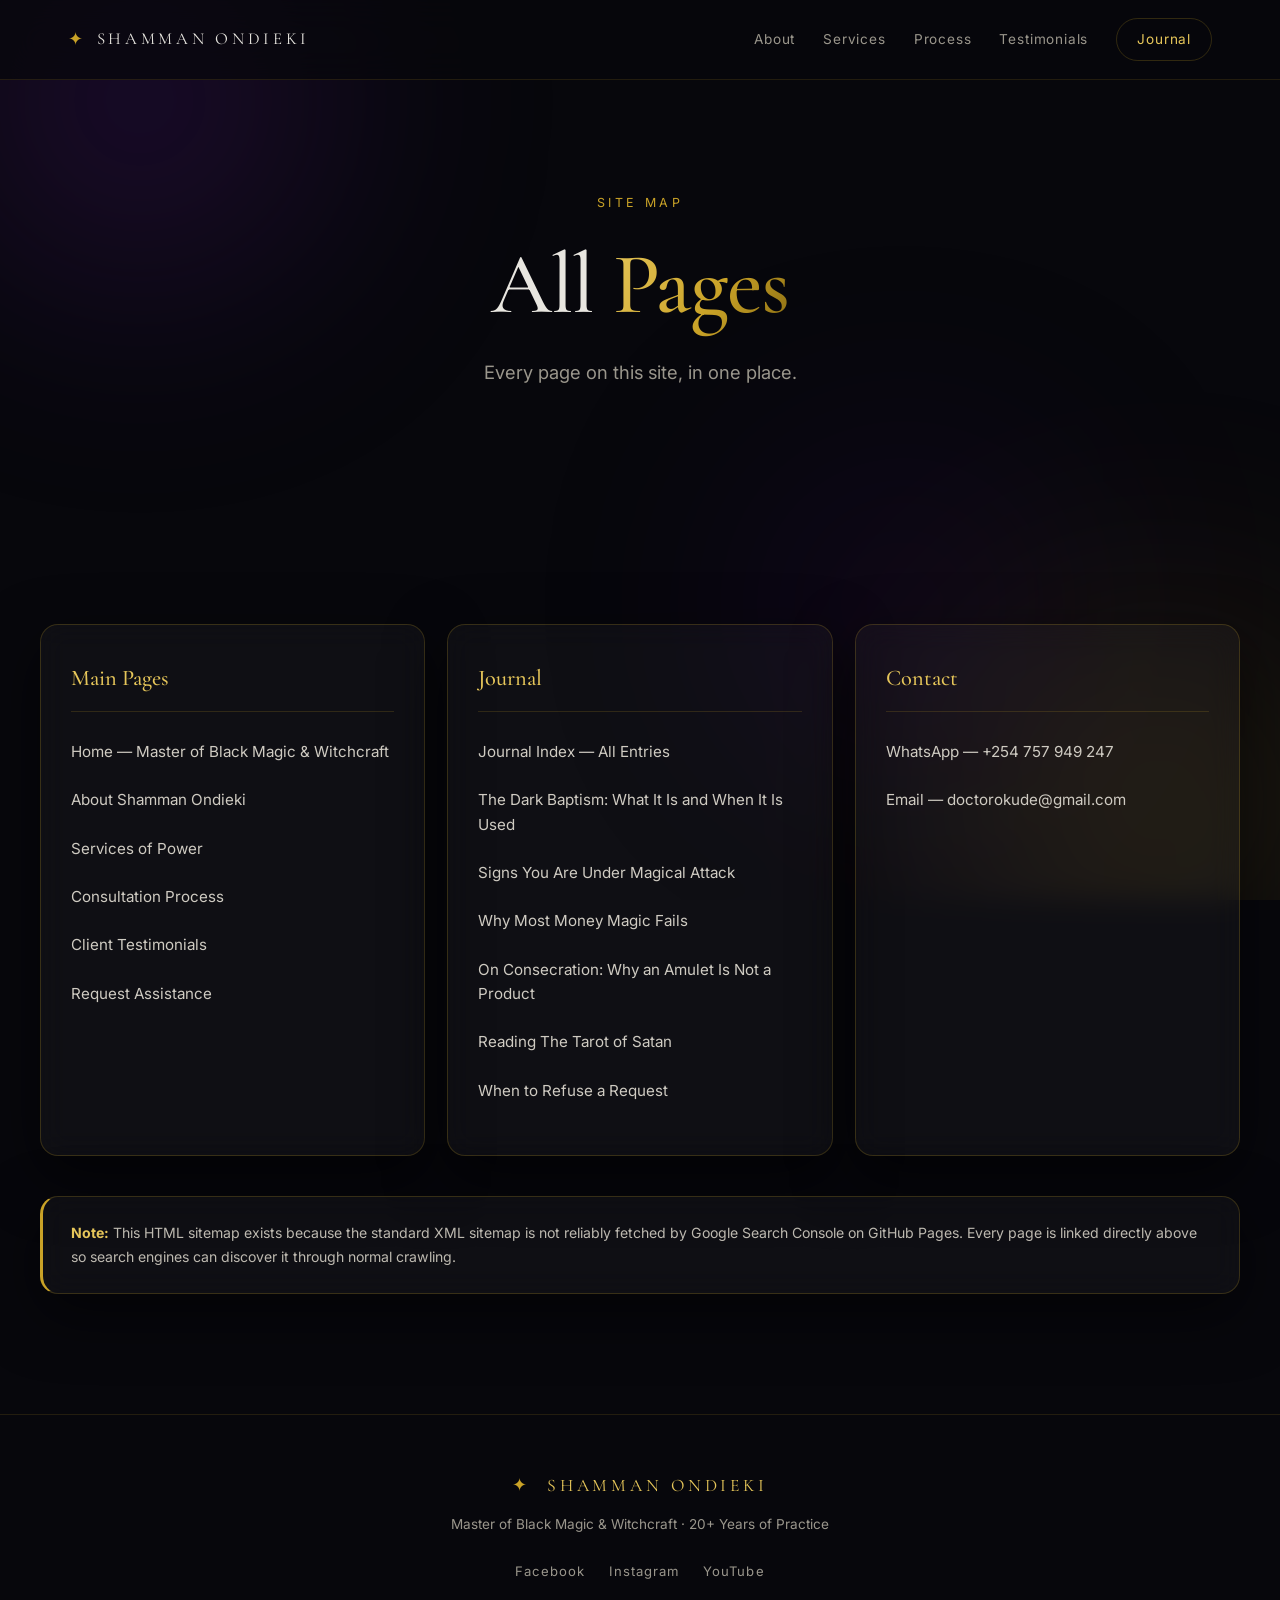
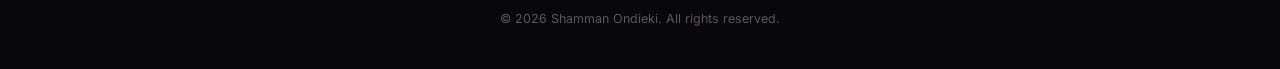
<file: sitemap.html>
<!DOCTYPE html>
<html lang="en">
<head>
<meta charset="UTF-8" />
<meta name="viewport" content="width=device-width, initial-scale=1.0" />
<meta name="description" content="Site map — Shamman Ondieki, Master of Black Magic & Witchcraft." />
<title>Site Map — Shamman Ondieki</title>
<link rel="icon" href="data:image/svg+xml,<svg xmlns='http://www.w3.org/2000/svg' viewBox='0 0 100 100'><text y='.9em' font-size='90'>✦</text></svg>">
<link rel="preconnect" href="https://fonts.googleapis.com">
<link rel="preconnect" href="https://fonts.gstatic.com" crossorigin>
<link href="https://fonts.googleapis.com/css2?family=Cormorant+Garamond:wght@400;500;600;700&family=Inter:wght@300;400;500;600&display=swap" rel="stylesheet">
<link rel="stylesheet" href="style.css" />
</head>
<body>

<div class="bg-orbs" aria-hidden="true">
  <span class="orb orb-1"></span>
  <span class="orb orb-2"></span>
  <span class="orb orb-3"></span>
</div>

<header class="nav scrolled" id="nav">
  <div class="nav-inner">
    <a href="index.html" class="brand">
      <span class="brand-mark">✦</span>
      <span class="brand-name">SHAMMAN ONDIEKI</span>
    </a>
    <nav class="nav-links">
      <a href="index.html#about">About</a>
      <a href="index.html#services">Services</a>
      <a href="index.html#process">Process</a>
      <a href="index.html#testimonials">Testimonials</a>
      <a href="blog.html" class="nav-cta">Journal</a>
    </nav>
    <button class="menu-toggle" aria-label="Menu" id="menuToggle">
      <span></span><span></span><span></span>
    </button>
  </div>
</header>

<section class="hero hero-compact">
  <div class="hero-inner">
    <p class="eyebrow">Site Map</p>
    <h1 class="hero-title">All <span class="gold">Pages</span></h1>
    <p class="hero-sub">
      Every page on this site, in one place.
    </p>
  </div>
</section>

<section class="section">
  <div class="section-inner">

    <div class="sitemap-grid">

      <div class="sitemap-section glass">
        <h3>Main Pages</h3>
        <ul>
          <li><a href="index.html">Home — Master of Black Magic &amp; Witchcraft</a></li>
          <li><a href="index.html#about">About Shamman Ondieki</a></li>
          <li><a href="index.html#services">Services of Power</a></li>
          <li><a href="index.html#process">Consultation Process</a></li>
          <li><a href="index.html#testimonials">Client Testimonials</a></li>
          <li><a href="index.html#contact">Request Assistance</a></li>
        </ul>
      </div>

      <div class="sitemap-section glass">
        <h3>Journal</h3>
        <ul>
          <li><a href="blog.html">Journal Index — All Entries</a></li>
          <li><a href="post.html">The Dark Baptism: What It Is and When It Is Used</a></li>
          <li><a href="post-attack.html">Signs You Are Under Magical Attack</a></li>
          <li><a href="post-money.html">Why Most Money Magic Fails</a></li>
          <li><a href="post-consecration.html">On Consecration: Why an Amulet Is Not a Product</a></li>
          <li><a href="post-tarot.html">Reading The Tarot of Satan</a></li>
          <li><a href="post-refuse.html">When to Refuse a Request</a></li>
        </ul>
      </div>

      <div class="sitemap-section glass">
        <h3>Contact</h3>
        <ul>
          <li><a href="https://wa.me/254757949247" target="_blank" rel="noopener">WhatsApp — +254 757 949 247</a></li>
          <li><a href="mailto:doctorokude@gmail.com">Email — doctorokude@gmail.com</a></li>
        </ul>
      </div>

    </div>

    <div class="sitemap-note glass">
      <p>
        <strong>Note:</strong> This HTML sitemap exists because the standard XML
        sitemap is not reliably fetched by Google Search Console on GitHub Pages.
        Every page is linked directly above so search engines can discover it
        through normal crawling.
      </p>
    </div>

  </div>
</section>

<footer class="footer">
  <div class="footer-inner">
    <div class="footer-brand"><span class="brand-mark">✦</span> SHAMMAN ONDIEKI</div>
    <p class="footer-tag">Master of Black Magic &amp; Witchcraft · 20+ Years of Practice</p>
    <div class="footer-socials">
      <a href="#" aria-label="Facebook">Facebook</a>
      <a href="#" aria-label="Instagram">Instagram</a>
      <a href="#" aria-label="YouTube">YouTube</a>
    </div>
    <p class="footer-copy">© <span id="year"></span> Shamman Ondieki. All rights reserved.</p>
  </div>
</footer>

<script>
  const menuToggle = document.getElementById('menuToggle');
  const nav = document.getElementById('nav');
  menuToggle.addEventListener('click', () => nav.classList.toggle('open'));
  document.getElementById('year').textContent = new Date().getFullYear();
</script>
</body>
</html>
</file>
<file: style.css>
/* ============================================
   SHAMMAN — Modern Classic 2030
   ============================================ */

:root{
  --bg:        #07070c;
  --bg-alt:    #0b0b14;
  --surface:   rgba(255,255,255,0.035);
  --stroke:    rgba(201,162,39,0.22);
  --gold:      #c9a227;
  --gold-soft: #e6c65a;
  --purple:    #6b21a8;
  --text:      #e8e6e0;
  --muted:     #9a968c;
  --serif:     'Cormorant Garamond', Georgia, serif;
  --sans:      'Inter', -apple-system, BlinkMacSystemFont, 'Segoe UI', sans-serif;
  --radius:    18px;
  --shadow:    0 20px 60px rgba(0,0,0,0.55);
}

*{box-sizing:border-box;margin:0;padding:0}
html{scroll-behavior:smooth}

body{
  font-family:var(--sans);
  background:var(--bg);
  color:var(--text);
  line-height:1.7;
  -webkit-font-smoothing:antialiased;
  overflow-x:hidden;
}

a{color:inherit;text-decoration:none}
img{max-width:100%;display:block}

/* ---------- Background orbs ---------- */
.bg-orbs{position:fixed;inset:0;z-index:-1;overflow:hidden;pointer-events:none}
.orb{position:absolute;border-radius:50%;filter:blur(120px);opacity:.35}
.orb-1{width:520px;height:520px;background:radial-gradient(circle,#6b21a8,transparent 70%);top:-160px;left:-120px}
.orb-2{width:600px;height:600px;background:radial-gradient(circle,#c9a227,transparent 70%);bottom:-200px;right:-180px;opacity:.18}
.orb-3{width:400px;height:400px;background:radial-gradient(circle,#3b0764,transparent 70%);top:45%;left:55%}

/* ---------- Nav ---------- */
.nav{
  position:fixed;top:0;left:0;right:0;z-index:100;
  transition:background .35s ease, backdrop-filter .35s ease, border-color .35s ease;
  border-bottom:1px solid transparent;
}
.nav.scrolled{
  background:rgba(7,7,12,0.72);
  backdrop-filter:blur(18px);
  -webkit-backdrop-filter:blur(18px);
  border-bottom-color:rgba(201,162,39,0.14);
}
.nav-inner{
  max-width:1200px;margin:0 auto;padding:18px 28px;
  display:flex;align-items:center;justify-content:space-between;
}
.brand{display:flex;align-items:center;gap:10px;font-family:var(--serif);letter-spacing:.22em;font-size:1.05rem}
.brand-mark{color:var(--gold);font-size:1.1rem}
.nav-links{display:flex;align-items:center;gap:28px;font-size:.85rem;letter-spacing:.06em}
.nav-links a{color:var(--muted);transition:color .25s}
.nav-links a:hover{color:var(--gold-soft)}
.nav-cta{
  padding:9px 20px;border:1px solid var(--stroke);border-radius:999px;
  color:var(--gold-soft) !important;
}
.nav-cta:hover{background:rgba(201,162,39,.09)}
.menu-toggle{display:none;background:none;border:0;flex-direction:column;gap:5px;cursor:pointer;padding:6px}
.menu-toggle span{width:22px;height:2px;background:var(--gold);display:block;transition:.3s}

/* ---------- Hero ---------- */
.hero{
  min-height:100vh;display:flex;flex-direction:column;
  align-items:center;justify-content:center;text-align:center;
  padding:140px 28px 80px;position:relative;
}
.hero-inner{max-width:900px;animation:fadeUp 1.1s ease both}
.eyebrow{
  font-size:.78rem;letter-spacing:.28em;text-transform:uppercase;
  color:var(--gold);margin-bottom:28px;
}
.hero-title{
  font-family:var(--serif);font-weight:500;
  font-size:clamp(2.6rem,7vw,5.4rem);line-height:1.02;
  letter-spacing:-.015em;margin-bottom:28px;
}
.gold{
  background:linear-gradient(120deg,#e6c65a,#c9a227 60%,#8a6d12);
  -webkit-background-clip:text;background-clip:text;
  -webkit-text-fill-color:transparent;color:transparent;
}
.hero-sub{font-size:clamp(1rem,1.5vw,1.15rem);color:var(--muted);max-width:640px;margin:0 auto 14px}
.hero-note{font-size:.85rem;color:var(--gold-soft);opacity:.85;margin-bottom:44px;font-style:italic}
.hero-actions{display:flex;gap:16px;justify-content:center;flex-wrap:wrap}

/* ---------- Buttons ---------- */
.btn{
  display:inline-flex;align-items:center;justify-content:center;gap:8px;
  padding:15px 34px;border-radius:999px;font-size:.9rem;font-weight:500;
  letter-spacing:.05em;cursor:pointer;border:1px solid transparent;
  transition:transform .3s ease, box-shadow .3s ease, background .3s ease, color .3s ease;
  font-family:var(--sans);
}
.btn-primary{
  background:linear-gradient(120deg,#e6c65a,#c9a227);
  color:#0a0a0f;font-weight:600;
  box-shadow:0 10px 40px rgba(201,162,39,.28);
}
.btn-primary:hover{transform:translateY(-2px);box-shadow:0 14px 50px rgba(201,162,39,.42)}
.btn-ghost{border-color:var(--stroke);color:var(--gold-soft);background:transparent}
.btn-ghost:hover{background:rgba(201,162,39,.08);transform:translateY(-2px)}
.btn-lg{padding:18px 42px;font-size:.95rem;width:100%;max-width:340px}

/* ---------- Scroll indicator ---------- */
.scroll-indicator{
  position:absolute;bottom:36px;left:50%;transform:translateX(-50%);
  width:24px;height:40px;border:1px solid var(--stroke);border-radius:14px;
  display:flex;justify-content:center;padding-top:8px;
}
.scroll-indicator span{width:3px;height:8px;background:var(--gold);border-radius:2px;animation:scrollDot 2s infinite}

@keyframes scrollDot{
  0%{opacity:0;transform:translateY(0)}
  40%{opacity:1}
  100%{opacity:0;transform:translateY(14px)}
}
@keyframes fadeUp{
  from{opacity:0;transform:translateY(28px)}
  to{opacity:1;transform:translateY(0)}
}

/* ---------- Sections ---------- */
.section{padding:120px 28px;position:relative}
.section-alt{background:linear-gradient(180deg,transparent,rgba(11,11,20,.7),transparent)}
.section-inner{max-width:1200px;margin:0 auto}
.section-eyebrow{
  font-size:.75rem;letter-spacing:.3em;text-transform:uppercase;
  color:var(--gold);text-align:center;margin-bottom:18px;
}
.section-title{
  font-family:var(--serif);font-weight:500;
  font-size:clamp(2rem,4.5vw,3.4rem);line-height:1.1;
  text-align:center;margin-bottom:22px;letter-spacing:-.01em;
}
.section-lead{
  text-align:center;color:var(--muted);max-width:640px;
  margin:0 auto 64px;font-size:1rem;
}

/* ---------- Glass ---------- */
.glass{
  background:var(--surface);
  border:1px solid var(--stroke);
  border-radius:var(--radius);
  backdrop-filter:blur(14px);
  -webkit-backdrop-filter:blur(14px);
  box-shadow:var(--shadow);
}

/* ---------- About ---------- */
.about-grid{display:grid;grid-template-columns:1.4fr 1fr;gap:56px;align-items:start}
.about-text p{margin-bottom:22px;color:#cfcbc2;font-size:1.02rem}
.about-text strong{color:var(--gold-soft);font-weight:600}
.about-text em{color:var(--gold);font-style:italic}
.about-card{padding:36px 32px}
.about-card h3{
  font-family:var(--serif);font-size:1.5rem;font-weight:500;
  margin-bottom:22px;color:var(--gold-soft);
}
.about-card ul{list-style:none}
.about-card li{
  padding:11px 0;border-bottom:1px solid rgba(255,255,255,.06);
  font-size:.92rem;color:#c9c5bc;display:flex;gap:12px;align-items:flex-start;
}
.about-card li:last-child{border-bottom:0}
.about-card li span{color:var(--gold);flex-shrink:0}
.about-card em{color:var(--gold-soft);font-style:italic}
.socials{display:flex;gap:18px;margin-top:26px;padding-top:22px;border-top:1px solid rgba(255,255,255,.07)}
.socials a{font-size:.82rem;color:var(--muted);letter-spacing:.08em;transition:color .25s}
.socials a:hover{color:var(--gold-soft)}

/* ---------- Services ---------- */
.services-grid{
  display:grid;grid-template-columns:repeat(auto-fit,minmax(280px,1fr));
  gap:22px;margin-bottom:56px;
}
.service-card{
  padding:34px 28px;transition:transform .4s ease, border-color .4s ease, box-shadow .4s ease;
}
.service-card:hover{
  transform:translateY(-6px);
  border-color:rgba(201,162,39,.5);
  box-shadow:0 24px 60px rgba(201,162,39,.14);
}
.service-icon{
  font-size:1.7rem;color:var(--gold);margin-bottom:18px;
  width:52px;height:52px;border-radius:14px;
  display:flex;align-items:center;justify-content:center;
  background:rgba(201,162,39,.08);border:1px solid var(--stroke);
}
.service-card h3{
  font-family:var(--serif);font-weight:500;font-size:1.35rem;
  margin-bottom:12px;color:#f2efe8;
}
.service-card p{color:var(--muted);font-size:.92rem}
.service-card em{color:var(--gold-soft);font-style:italic}
.services-foot{
  text-align:center;font-family:var(--serif);font-size:1.35rem;
  color:#cfcbc2;max-width:700px;margin:0 auto;
}

/* ---------- Process ---------- */
.process-grid{
  display:grid;grid-template-columns:repeat(auto-fit,minmax(240px,1fr));
  gap:22px;margin-bottom:80px;
}
.step{padding:36px 28px;position:relative}
.step-num{
  font-family:var(--serif);font-size:3rem;font-weight:600;
  color:var(--gold);opacity:.35;line-height:1;margin-bottom:14px;
}
.step h3{
  font-family:var(--serif);font-weight:500;font-size:1.35rem;
  margin-bottom:12px;color:#f2efe8;
}
.step p{color:var(--muted);font-size:.92rem}
.step strong{color:var(--gold-soft)}

.guarantees-title{
  font-family:var(--serif);font-weight:500;font-size:2rem;
  text-align:center;margin-bottom:36px;color:#f2efe8;
}
.guarantees{
  display:grid;grid-template-columns:repeat(auto-fit,minmax(300px,1fr));
  gap:16px;
}
.badge{
  padding:20px 24px;display:flex;gap:14px;align-items:center;
  font-size:.92rem;color:#d4d0c7;
}
.badge span{color:var(--gold);font-size:1.1rem;flex-shrink:0}

/* ---------- Testimonials ---------- */
.testimonials-grid{
  display:grid;grid-template-columns:repeat(auto-fit,minmax(300px,1fr));
  gap:22px;margin-bottom:40px;
}
.testimonial{padding:34px 30px;display:flex;flex-direction:column;justify-content:space-between}
.testimonial blockquote{
  font-family:var(--serif);font-size:1.12rem;line-height:1.6;
  color:#e2ded5;font-style:italic;position:relative;padding-top:28px;
}
.testimonial blockquote::before{
  content:'"';position:absolute;top:-14px;left:0;
  font-family:var(--serif);font-size:4rem;color:var(--gold);
  opacity:.35;line-height:1;
}
.testimonial figcaption{
  display:flex;align-items:center;gap:14px;margin-top:26px;
  padding-top:22px;border-top:1px solid rgba(255,255,255,.07);
}
.t-avatar{
  width:44px;height:44px;border-radius:50%;flex-shrink:0;
  display:flex;align-items:center;justify-content:center;
  font-family:var(--serif);font-size:1.2rem;font-weight:600;
  background:rgba(201,162,39,.1);border:1px solid var(--stroke);
  color:var(--gold-soft);
}
.t-meta{display:flex;flex-direction:column;line-height:1.3}
.t-meta strong{font-size:.92rem;color:#f2efe8;font-weight:600}
.t-meta em{font-size:.78rem;color:var(--muted);font-style:normal}
.testimonials-foot{
  text-align:center;font-size:.82rem;color:var(--muted);font-style:italic;
}

/* ---------- Contact ---------- */
.contact-grid{display:grid;grid-template-columns:1.2fr 1fr;gap:48px;align-items:start;margin-bottom:56px}
.contact-info .section-lead{text-align:left;margin:0 0 32px;max-width:none}
.contact-block{padding:30px 28px;margin:26px 0}
.contact-block h3{
  font-family:var(--serif);font-weight:500;font-size:1.3rem;
  margin-bottom:18px;color:var(--gold-soft);
}
.contact-line{
  display:flex;justify-content:space-between;gap:18px;
  padding:12px 0;border-bottom:1px solid rgba(255,255,255,.06);
  font-size:.95rem;flex-wrap:wrap;
}
.contact-line:last-child{border-bottom:0}
.contact-line span{color:var(--muted);font-size:.8rem;letter-spacing:.12em;text-transform:uppercase}
.contact-line a{color:var(--gold-soft);transition:color .25s}
.contact-line a:hover{color:#fff}
.contact-note{font-size:.85rem;color:var(--muted);margin-top:22px;font-style:italic}

.contact-checklist{padding:34px 30px}
.contact-checklist h3{
  font-family:var(--serif);font-weight:500;font-size:1.4rem;
  margin-bottom:20px;color:var(--gold-soft);
}
.contact-checklist ol{padding-left:20px;color:#cfcbc2;font-size:.95rem}
.contact-checklist li{margin-bottom:12px;padding-left:6px}
.checklist-foot{
  margin-top:22px;padding-top:20px;border-top:1px solid rgba(255,255,255,.07);
  font-size:.82rem;color:var(--muted);font-style:italic;
}

/* ---------- Contact Form ---------- */
.contact-form{padding:36px 32px;margin-bottom:0}
.contact-form h3{
  font-family:var(--serif);font-weight:500;font-size:1.45rem;
  margin-bottom:24px;color:var(--gold-soft);
}
.contact-form label{display:block;margin-bottom:18px}
.contact-form label > span{
  display:block;font-size:.78rem;letter-spacing:.14em;
  text-transform:uppercase;color:var(--muted);margin-bottom:8px;
}
.contact-form input[type="text"],
.contact-form input[type="email"],
.contact-form input[type="tel"],
.contact-form select,
.contact-form textarea{
  width:100%;padding:13px 16px;font-family:var(--sans);font-size:.95rem;
  background:rgba(255,255,255,.03);color:var(--text);
  border:1px solid rgba(255,255,255,.1);border-radius:12px;
  transition:border-color .25s, background .25s;outline:none;
}
.contact-form input:focus,
.contact-form select:focus,
.contact-form textarea:focus{
  border-color:var(--gold);background:rgba(201,162,39,.05);
}
.contact-form textarea{resize:vertical;min-height:120px}
.contact-form select{appearance:none;cursor:pointer;
  background-image:url("data:image/svg+xml;utf8,<svg xmlns='http://www.w3.org/2000/svg' width='12' height='8' viewBox='0 0 12 8'><path fill='%23c9a227' d='M6 8L0 0h12z'/></svg>");
  background-repeat:no-repeat;background-position:right 16px center;padding-right:42px;
}
.contact-form select option{background:#0b0b14;color:var(--text)}
.form-row{display:grid;grid-template-columns:1fr 1fr;gap:16px}
.form-file input[type="file"]{
  width:100%;padding:11px 14px;font-size:.85rem;color:var(--muted);
  background:rgba(255,255,255,.02);border:1px dashed rgba(201,162,39,.3);
  border-radius:12px;cursor:pointer;
}
.form-file input::file-selector-button{
  background:rgba(201,162,39,.12);color:var(--gold-soft);
  border:1px solid var(--stroke);border-radius:8px;
  padding:6px 14px;margin-right:12px;cursor:pointer;font-family:var(--sans);
}
.form-note{font-size:.78rem;color:var(--muted);margin-top:16px;font-style:italic;text-align:center}

.disclaimer{
  padding:24px 28px;font-size:.88rem;color:#bdb9b0;
  border-left:3px solid var(--gold);
}
.disclaimer strong{color:var(--gold-soft)}

/* ---------- Footer ---------- */
.footer{border-top:1px solid rgba(201,162,39,.14);padding:56px 28px 40px;text-align:center}
.footer-inner{max-width:900px;margin:0 auto}
.footer-brand{
  font-family:var(--serif);letter-spacing:.22em;font-size:1.1rem;
  margin-bottom:12px;color:var(--gold-soft);
}
.footer-brand .brand-mark{color:var(--gold);margin-right:8px}
.footer-tag{color:var(--muted);font-size:.85rem;margin-bottom:24px}
.footer-socials{display:flex;gap:24px;justify-content:center;margin-bottom:26px}
.footer-socials a{font-size:.82rem;color:var(--muted);letter-spacing:.08em;transition:color .25s}
.footer-socials a:hover{color:var(--gold-soft)}
.footer-copy{font-size:.78rem;color:#5c5952}

/* ---------- Blog page ---------- */
.hero-compact{min-height:56vh;padding:150px 28px 60px}

.blog-grid{
  display:grid;grid-template-columns:repeat(auto-fit,minmax(320px,1fr));
  gap:24px;margin-bottom:64px;
}
.post-card{padding:36px 32px;display:flex;flex-direction:column;gap:14px;
  transition:transform .4s ease, border-color .4s ease, box-shadow .4s ease}
.post-card:hover{
  transform:translateY(-6px);
  border-color:rgba(201,162,39,.5);
  box-shadow:0 24px 60px rgba(201,162,39,.14);
}
.post-meta{
  font-size:.72rem;letter-spacing:.22em;text-transform:uppercase;
  color:var(--gold);margin:0;
}
.post-card h2{
  font-family:var(--serif);font-weight:500;font-size:1.55rem;
  line-height:1.25;color:#f2efe8;
}
.post-card h2 a{transition:color .25s}
.post-card h2 a:hover{color:var(--gold-soft)}
.post-excerpt{color:var(--muted);font-size:.95rem;flex:1}
.post-link{
  font-size:.82rem;letter-spacing:.14em;text-transform:uppercase;
  color:var(--gold-soft);margin-top:8px;transition:color .25s;
}
.post-link:hover{color:#fff}

.blog-cta{
  padding:48px 40px;text-align:center;max-width:720px;margin:0 auto;
  border-left:3px solid var(--gold);
}
.blog-cta h3{
  font-family:var(--serif);font-weight:500;font-size:1.8rem;
  margin-bottom:12px;color:var(--gold-soft);
}
.blog-cta p{color:var(--muted);font-size:.95rem;margin-bottom:28px}

/* ---------- Reveal animation ---------- */
.reveal{opacity:0;transform:translateY(26px);transition:opacity .9s ease, transform .9s ease}
.reveal.visible{opacity:1;transform:translateY(0)}

/* ---------- Responsive ---------- */
@media (max-width:900px){
  .about-grid,.contact-grid{grid-template-columns:1fr;gap:36px}
}

@media (max-width:680px){
  .section{padding:88px 22px}
  .nav-inner{padding:16px 22px}
  .nav-links{
    position:fixed;top:0;right:-100%;height:100vh;width:78%;
    flex-direction:column;justify-content:center;gap:34px;
    background:rgba(7,7,12,0.97);backdrop-filter:blur(22px);
    transition:right .4s ease;font-size:1.05rem;
  }
  .nav.open .nav-links{right:0}
  .menu-toggle{display:flex;z-index:110}
  .nav.open .menu-toggle span:nth-child(1){transform:translateY(7px) rotate(45deg)}
  .nav.open .menu-toggle span:nth-child(2){opacity:0}
  .nav.open .menu-toggle span:nth-child(3){transform:translateY(-7px) rotate(-45deg)}
  .hero{padding:120px 22px 70px}
  .btn{width:100%;max-width:340px}
  .btn-lg{max-width:none}
  .contact-line{flex-direction:column;gap:4px;align-items:flex-start}
  .form-row{grid-template-columns:1fr}
}

@media (prefers-reduced-motion:reduce){
  *{animation:none !important;transition:none !important}
  .reveal{opacity:1;transform:none}
}
/* ============================================
   SINGLE POST PAGE
   ============================================ */

.post-single{padding-top:0}

/* ---------- Post Header ---------- */
.post-header{
  padding:150px 28px 70px;
  text-align:center;
  border-bottom:1px solid rgba(201,162,39,0.14);
}
.post-back{
  display:inline-block;
  font-size:.8rem;
  letter-spacing:.14em;
  text-transform:uppercase;
  color:var(--gold);
  margin-bottom:32px;
  transition:color .25s;
}
.post-back:hover{color:var(--gold-soft)}
.post-meta{
  font-size:.75rem;
  letter-spacing:.24em;
  text-transform:uppercase;
  color:var(--gold);
  margin-bottom:22px;
}
.post-title{
  font-family:var(--serif);
  font-weight:500;
  font-size:clamp(2rem,5vw,3.6rem);
  line-height:1.12;
  letter-spacing:-.015em;
  color:#f2efe8;
  max-width:900px;
  margin:0 auto 26px;
}
.post-lede{
  font-family:var(--serif);
  font-size:clamp(1.05rem,1.8vw,1.35rem);
  line-height:1.55;
  font-style:italic;
  color:var(--muted);
  max-width:720px;
  margin:0 auto 40px;
}
.post-byline{
  display:inline-flex;
  align-items:center;
  gap:14px;
  padding-top:30px;
  border-top:1px solid rgba(255,255,255,.08);
  margin-top:20px;
}
.post-byline .t-avatar{
  width:48px;height:48px;
  border-radius:50%;
  display:flex;align-items:center;justify-content:center;
  background:rgba(201,162,39,.1);
  border:1px solid var(--stroke);
  color:var(--gold-soft);
  font-size:1.2rem;
}
.post-byline .t-meta{text-align:left}
.post-byline .t-meta strong{
  display:block;
  font-size:.92rem;
  color:#f2efe8;
  font-weight:600;
}
.post-byline .t-meta em{
  font-size:.78rem;
  color:var(--muted);
  font-style:normal;
}

/* ---------- Post Body ---------- */
.post-body{
  padding:80px 28px 60px;
}
.post-body .section-inner{
  max-width:760px;
}
.post-body p{
  font-size:1.05rem;
  line-height:1.85;
  color:#cfcbc2;
  margin-bottom:24px;
}
.post-body strong{color:var(--gold-soft);font-weight:600}
.post-body em{color:var(--gold-soft);font-style:italic}
.post-body h2{
  font-family:var(--serif);
  font-weight:500;
  font-size:clamp(1.6rem,3vw,2.2rem);
  line-height:1.2;
  color:#f2efe8;
  margin:56px 0 24px;
  padding-bottom:12px;
  border-bottom:1px solid rgba(201,162,39,0.18);
}
.post-body h2:first-of-type{margin-top:36px}
.post-body ul, .post-body ol{
  margin:0 0 28px;
  padding-left:26px;
  color:#cfcbc2;
}
.post-body li{
  margin-bottom:14px;
  font-size:1.02rem;
  line-height:1.75;
  padding-left:6px;
}
.post-body ul li::marker{color:var(--gold)}
.post-body ol li::marker{color:var(--gold);font-weight:600}
.post-body blockquote{
  font-family:var(--serif);
  font-size:1.25rem;
  line-height:1.65;
  font-style:italic;
  color:#e2ded5;
  padding:28px 32px;
  margin:36px 0;
  border-left:3px solid var(--gold);
  background:var(--surface);
  border-radius:0 var(--radius) var(--radius) 0;
}
.post-closing{
  font-family:var(--serif);
  font-size:1.3rem;
  color:var(--gold-soft);
  font-style:italic;
  text-align:right;
  margin-top:56px !important;
  padding-top:32px;
  border-top:1px solid rgba(201,162,39,0.18);
}

/* ---------- Share ---------- */
.post-share{
  padding:40px 28px;
  border-top:1px solid rgba(255,255,255,.06);
  border-bottom:1px solid rgba(255,255,255,.06);
  text-align:center;
}
.share-label{
  font-size:.75rem;
  letter-spacing:.24em;
  text-transform:uppercase;
  color:var(--gold);
  margin-bottom:18px;
}
.share-buttons{
  display:flex;
  flex-wrap:wrap;
  justify-content:center;
  gap:12px;
}
.share-buttons a{
  padding:10px 22px;
  font-size:.82rem;
  letter-spacing:.06em;
  color:var(--gold-soft);
  border:1px solid var(--stroke);
  border-radius:999px;
  transition:background .25s, color .25s, transform .25s;
}
.share-buttons a:hover{
  background:rgba(201,162,39,.12);
  color:#fff;
  transform:translateY(-2px);
}

/* ---------- Post CTA + Related ---------- */
.post-cta{
  padding:70px 28px 40px;
}
.post-related{
  padding:40px 28px 120px;
}
.post-related .section-title{
  font-size:clamp(1.8rem,3.5vw,2.6rem);
  margin-bottom:48px;
}
.post-card h3{
  font-family:var(--serif);
  font-weight:500;
  font-size:1.4rem;
  line-height:1.28;
  color:#f2efe8;
}
.post-card h3 a{transition:color .25s}
.post-card h3 a:hover{color:var(--gold-soft)}

/* ---------- Responsive ---------- */
@media (max-width:680px){
  .post-header{padding:130px 22px 56px}
  .post-body{padding:56px 22px 40px}
  .post-body p, .post-body li{font-size:1rem}
  .post-body blockquote{
    font-size:1.1rem;
    padding:22px 22px;
  }
  .post-cta, .post-related{padding-left:22px;padding-right:22px}
  .share-buttons{flex-direction:column;align-items:center}
  .share-buttons a{width:100%;max-width:280px;text-align:center}
}
/* ---------- HTML Sitemap ---------- */
.sitemap-grid{
  display: grid;
  grid-template-columns: repeat(auto-fit, minmax(280px, 1fr));
  gap: 22px;
  margin-bottom: 40px;
}
.sitemap-section{
  padding: 34px 30px;
}
.sitemap-section h3{
  font-family: var(--serif);
  font-weight: 500;
  font-size: 1.4rem;
  color: var(--gold-soft);
  margin-bottom: 22px;
  padding-bottom: 14px;
  border-bottom: 1px solid rgba(201,162,39,0.18);
}
.sitemap-section ul{
  list-style: none;
  padding: 0;
}
.sitemap-section li{
  margin-bottom: 12px;
}
.sitemap-section a{
  color: #cfcbc2;
  font-size: 0.95rem;
  line-height: 1.6;
  transition: color 0.25s, padding-left 0.25s;
  display: block;
  padding: 6px 0;
}
.sitemap-section a:hover{
  color: var(--gold-soft);
  padding-left: 6px;
}
.sitemap-note{
  padding: 24px 28px;
  font-size: 0.88rem;
  color: #bdb9b0;
  border-left: 3px solid var(--gold);
}
.sitemap-note strong{
  color: var(--gold-soft);
}
.footer-links{
  margin-bottom: 12px;
}
.footer-links a{
  font-size: 0.82rem;
  color: var(--muted);
  letter-spacing: 0.08em;
  transition: color 0.25s;
}
.footer-links a:hover{
  color: var(--gold-soft);
}
</file>
